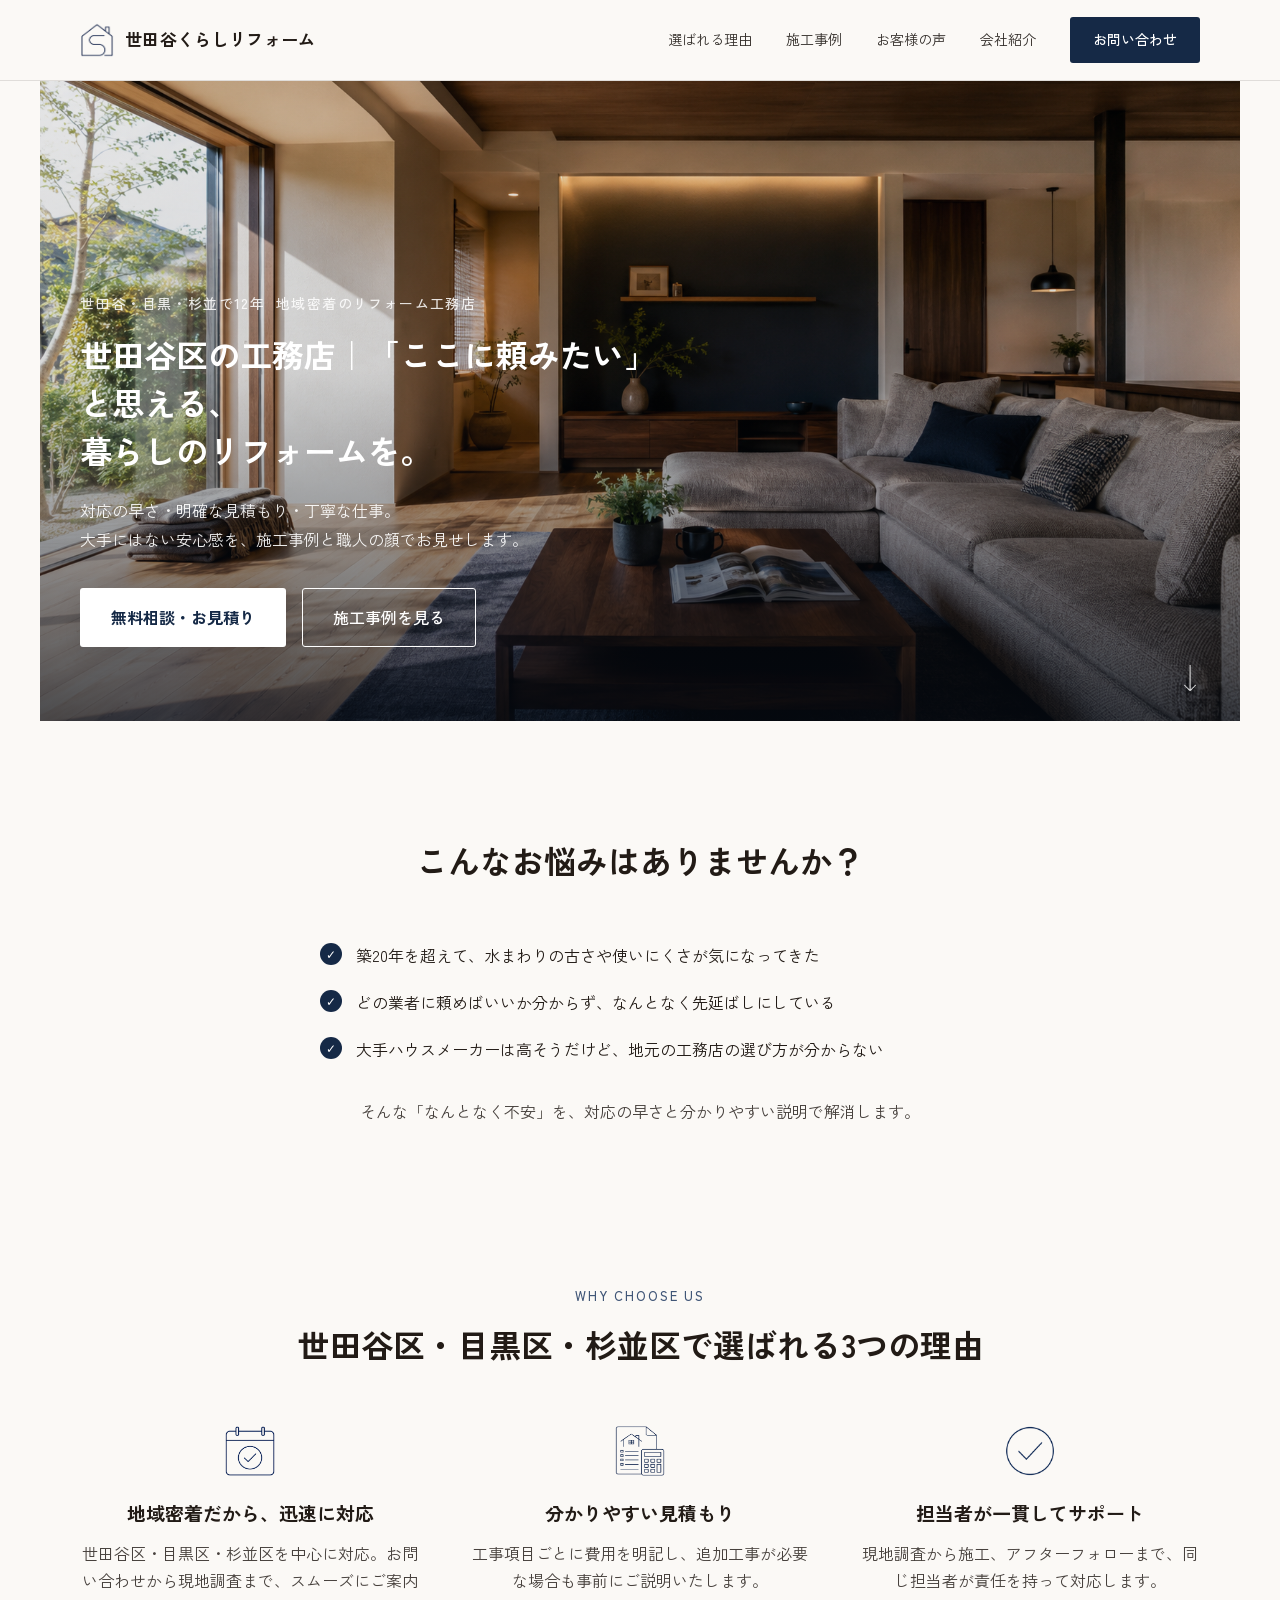
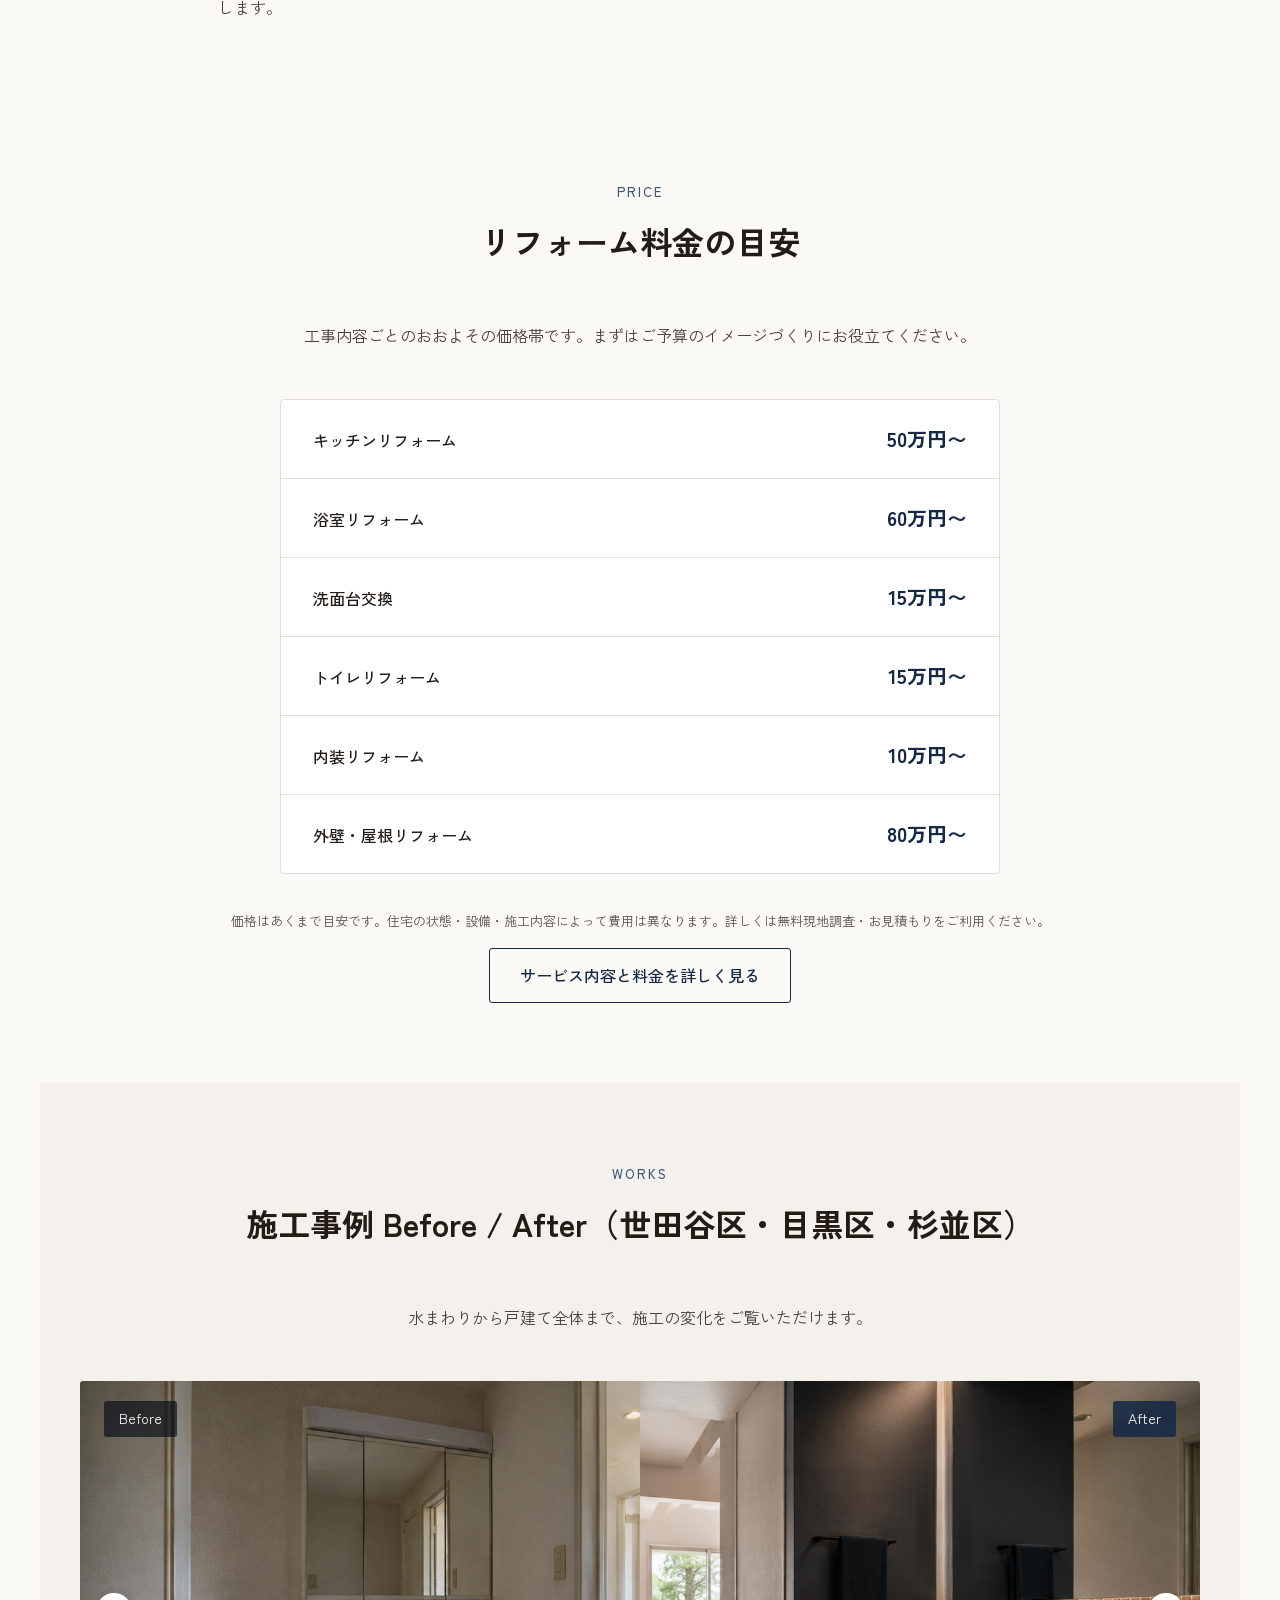
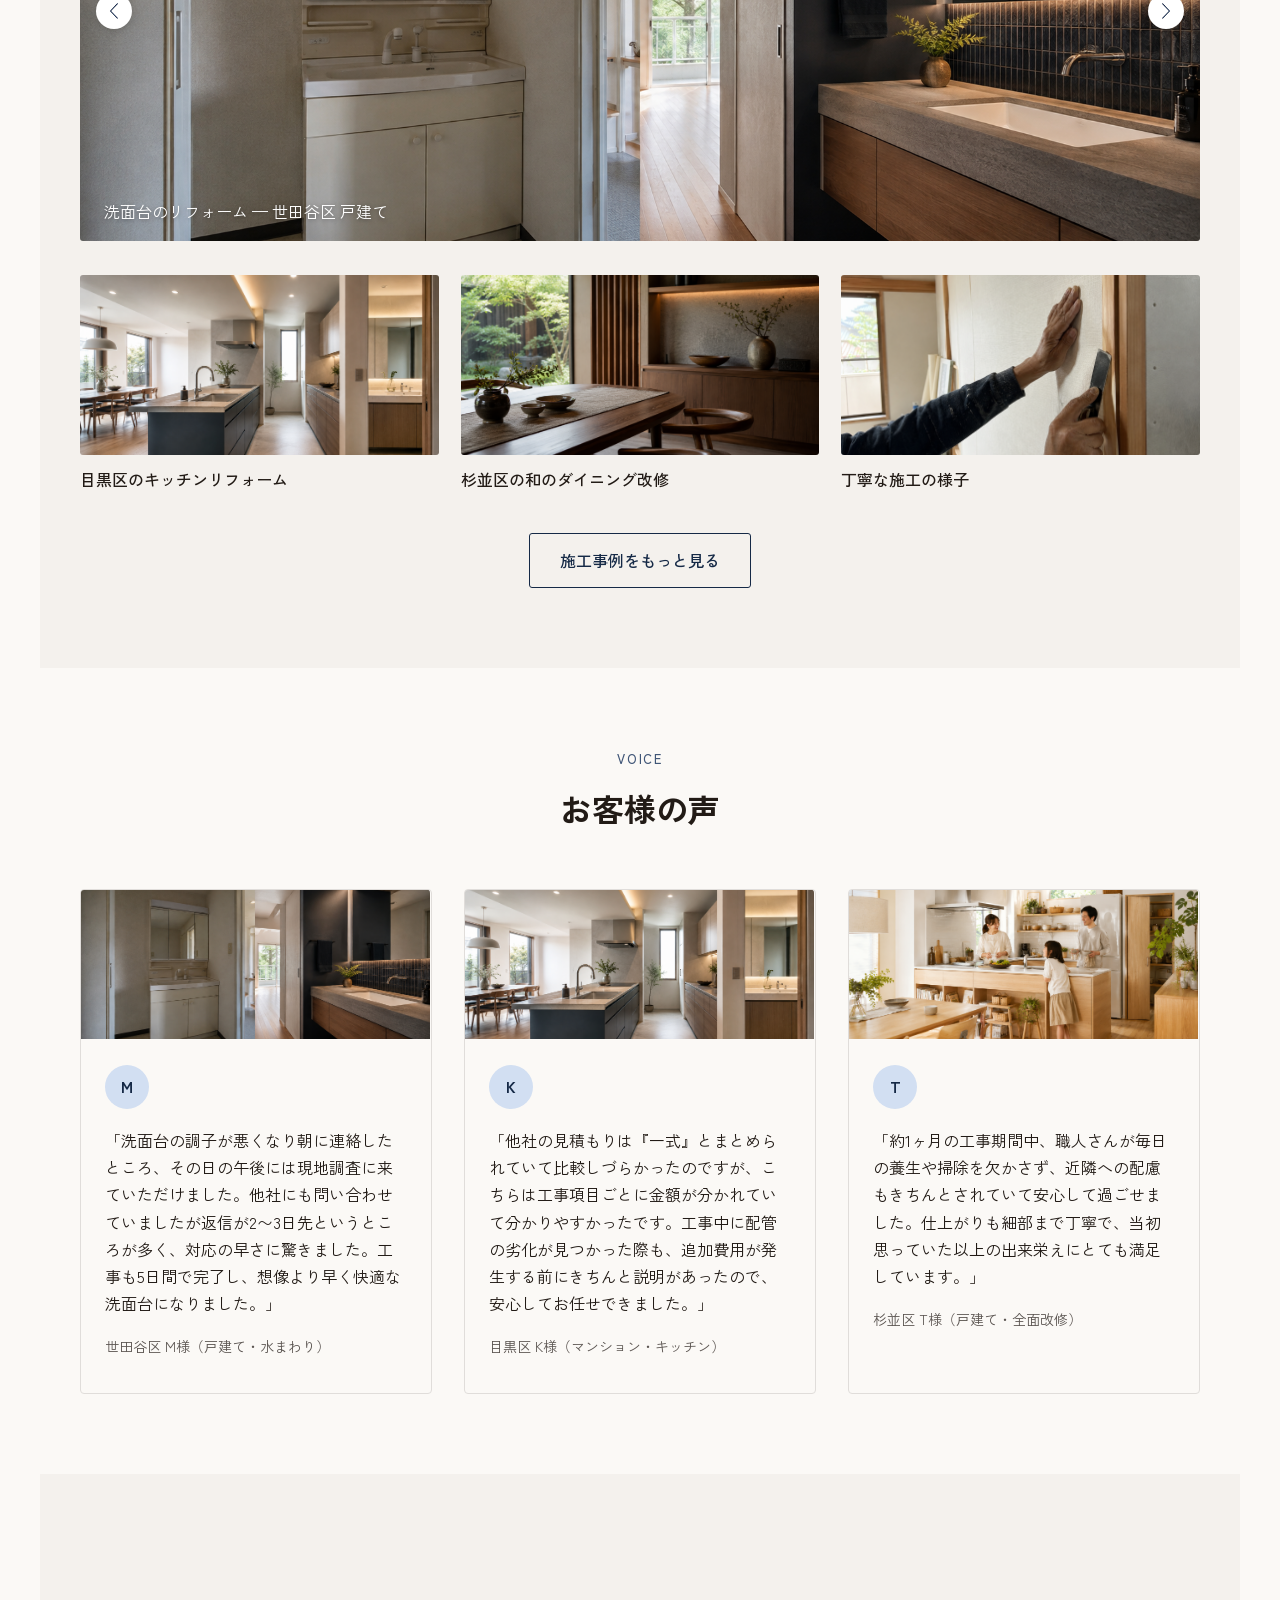
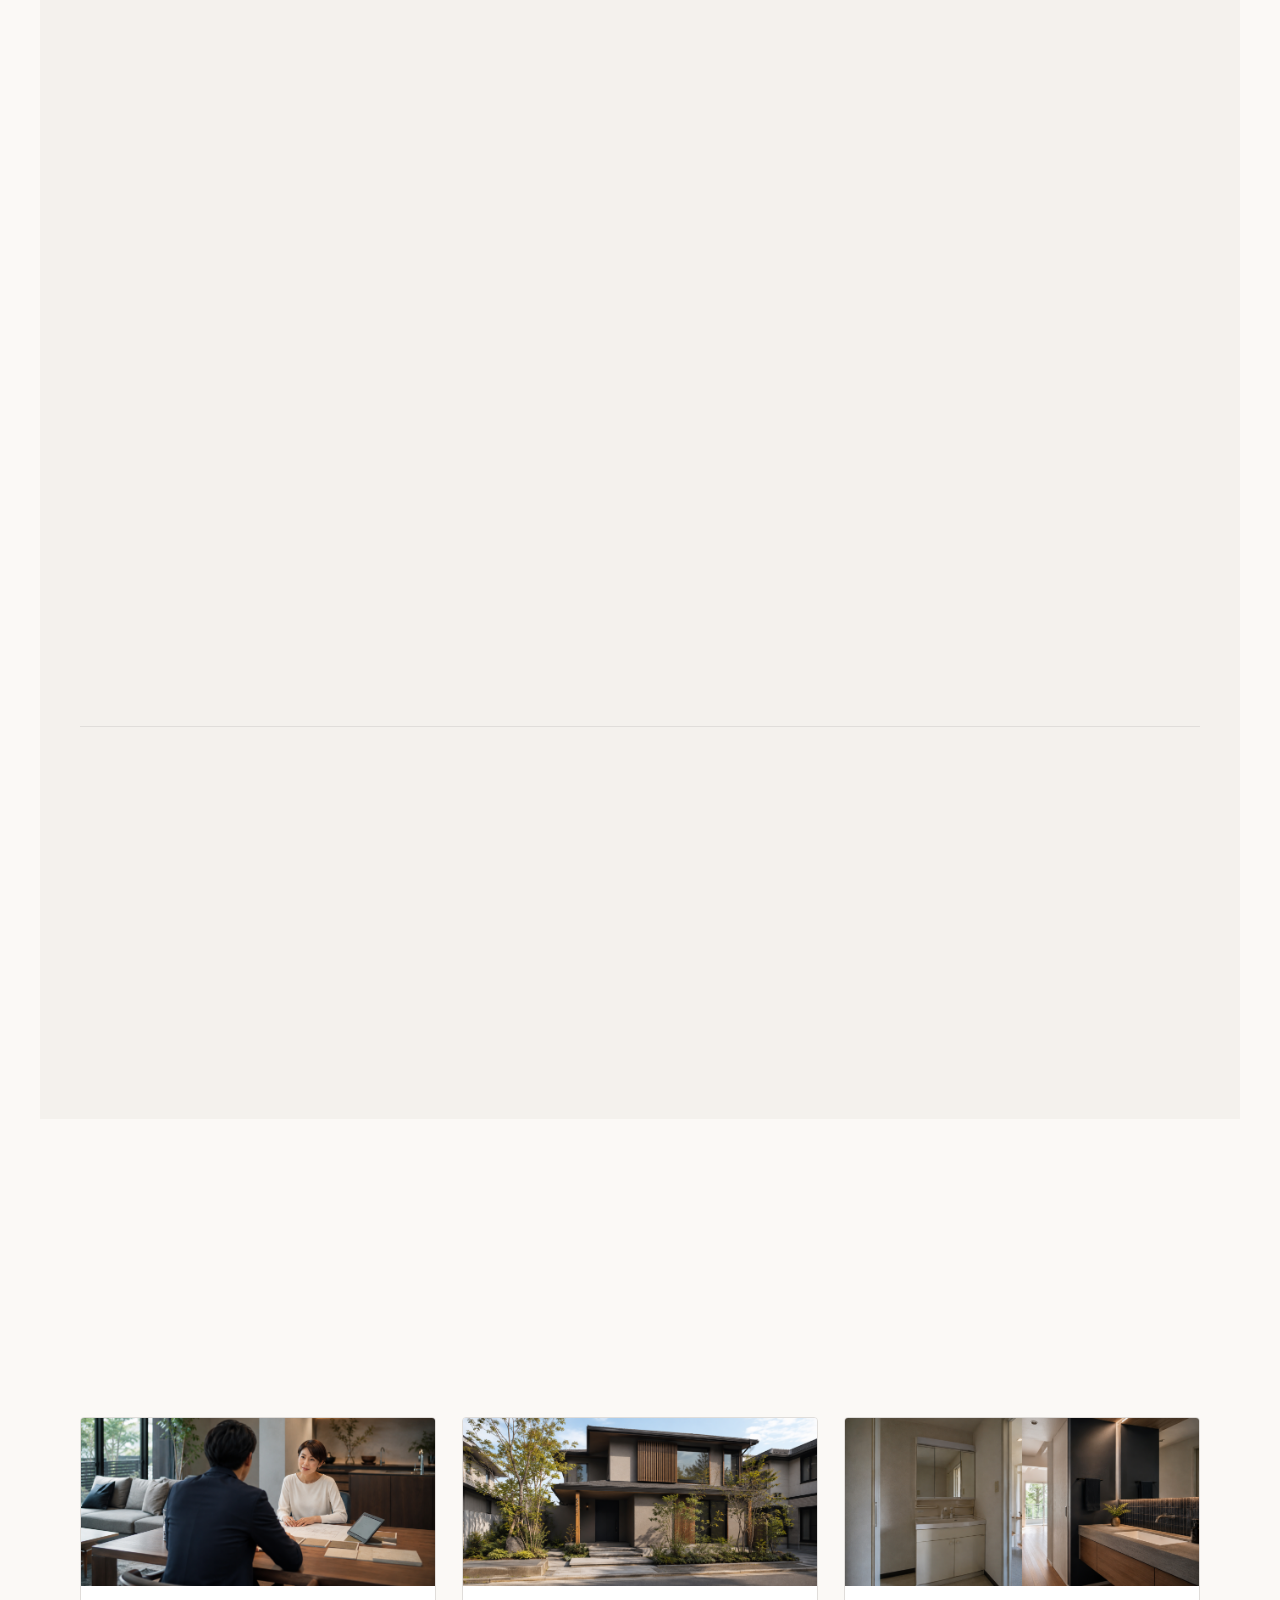
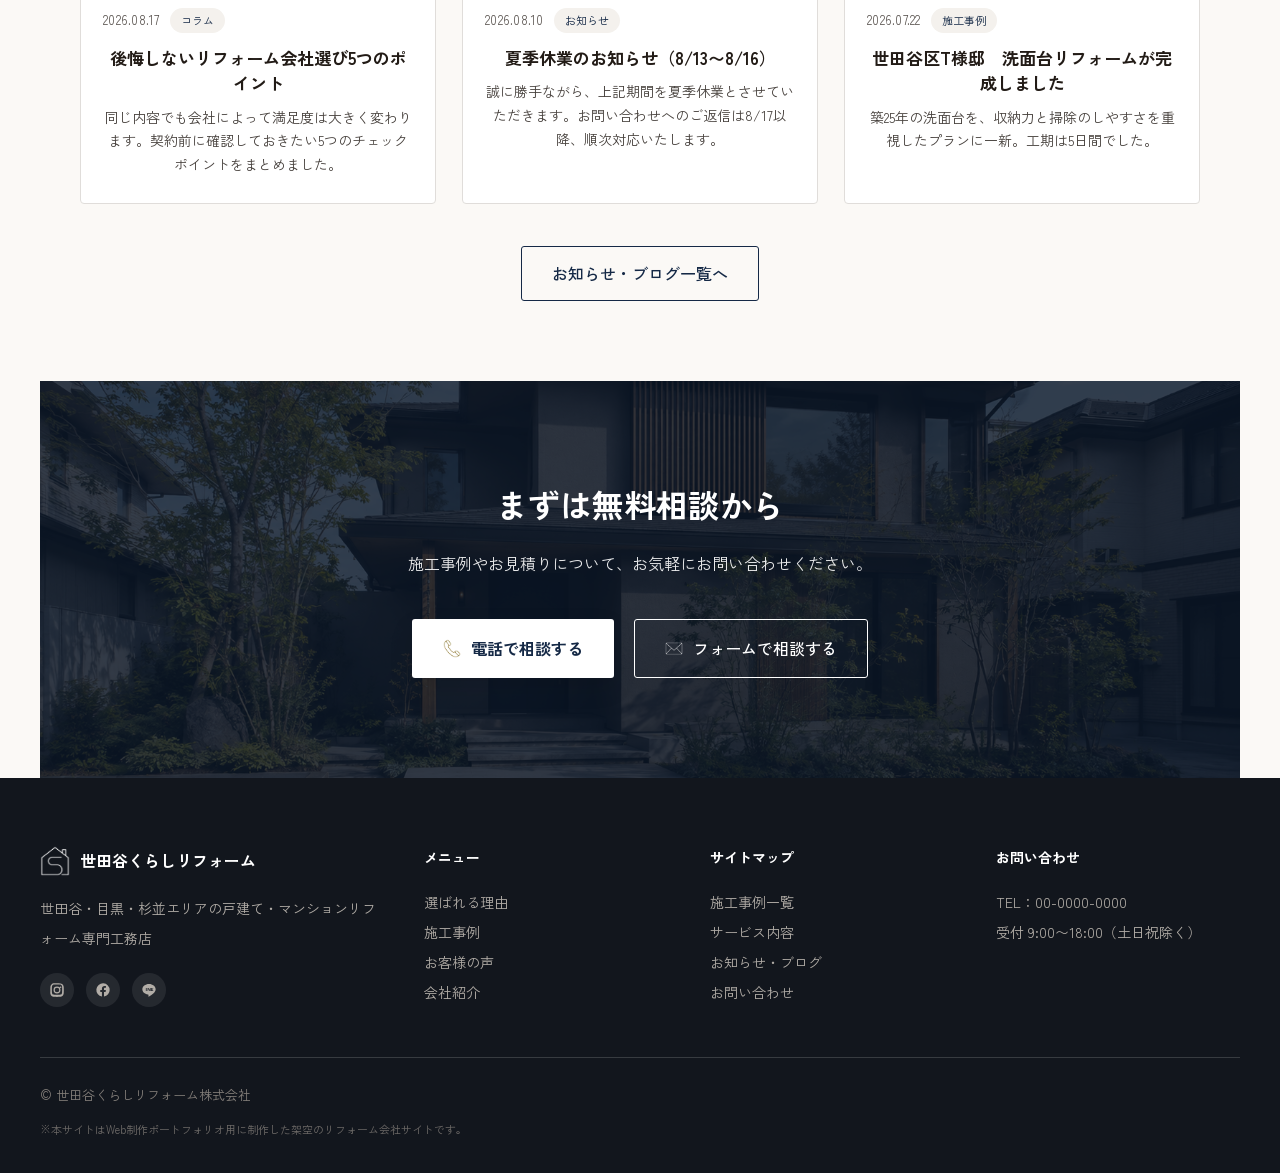
<file: index.html>
<!DOCTYPE html>
<html lang="ja">
<head>
<meta charset="utf-8">
<meta name="viewport" content="width=device-width, initial-scale=1">
<title>世田谷くらしリフォーム｜世田谷・目黒・杉並の地域密着リフォーム工務店</title>
<meta name="description" content="世田谷・目黒・杉並エリアで12年、戸建て・マンションのリフォームを手がける地域密着の工務店。対応の早さ・明確な見積もり・丁寧な仕事で「ここに頼みたい」と思われるリフォームをお届けします。">
<link rel="canonical" href="https://setagaya-kurashi-reform-demo.example/">
<meta property="og:type" content="website">
<meta property="og:title" content="世田谷くらしリフォーム｜世田谷・目黒・杉並の地域密着リフォーム工務店">
<meta property="og:description" content="対応の早さ・明確な見積もり・丁寧な仕事。世田谷・目黒・杉並エリアで12年の地域密着リフォーム工務店。">
<meta property="og:site_name" content="世田谷くらしリフォーム">
<meta property="og:image" content="assets/og-image.png">
<meta property="og:url" content="https://setagaya-kurashi-reform-demo.example/">
<meta property="og:locale" content="ja_JP">
<meta name="twitter:card" content="summary_large_image">
<link rel="icon" href="assets/favicon-32.png" type="image/png">
<link rel="apple-touch-icon" href="assets/apple-touch-icon.png">
<link rel="preconnect" href="https://fonts.googleapis.com">
<link rel="preconnect" href="https://fonts.gstatic.com" crossorigin>
<link href="https://fonts.googleapis.com/css2?family=Zen+Kaku+Gothic+New:wght@400;500;700&display=swap" rel="stylesheet">
<link rel="stylesheet" href="assets/css/style.css">
<!-- Google tag (gtag.js) — デモ用のプレースホルダー測定IDです。本番導入時は実際のGA4測定IDに差し替えてください -->
<script async src="https://www.googletagmanager.com/gtag/js?id=G-XXXXXXXXXX"></script>
<script>
  window.dataLayer = window.dataLayer || [];
  function gtag(){dataLayer.push(arguments);}
  gtag('js', new Date());
  gtag('config', 'G-XXXXXXXXXX');
</script>
</head>
<body>

<!-- ===== ヘッダー ===== -->
<header class="site-header">
  <div class="header-inner">
    <a class="brand" href="index.html" aria-label="世田谷くらしリフォーム トップへ">
      <img src="assets/img/logo.png" alt="" class="brand-logo">
      <span class="brand-name">世田谷くらしリフォーム</span>
    </a>
    <nav class="gnav" aria-label="グローバルナビゲーション">
      <a href="index.html#reasons">選ばれる理由</a>
      <a href="case.html">施工事例</a>
      <a href="index.html#voice">お客様の声</a>
      <a href="index.html#company">会社紹介</a>
      <a class="btn btn-primary btn-sm" href="contact.html">お問い合わせ</a>
    </nav>
    <button type="button" class="menu-toggle" aria-label="メニューを開く" aria-expanded="false">
      <span></span><span></span><span></span>
    </button>
  </div>
</header>

<main>

  <!-- ===== ファーストビュー ===== -->
  <section class="hero">
    <img src="assets/img/hero.png" alt="リフォーム後の温かみのあるリビング" class="hero-img">
    <div class="hero-scrim"></div>
    <div class="hero-inner">
      <p class="eyebrow eyebrow-light">世田谷・目黒・杉並で12年&nbsp;&nbsp;地域密着のリフォーム工務店</p>
      <h1>世田谷区の工務店｜「ここに頼みたい」と思える、<br>暮らしのリフォームを。</h1>
      <p class="hero-lead">対応の早さ・明確な見積もり・丁寧な仕事。<br>大手にはない安心感を、施工事例と職人の顔でお見せします。</p>
      <div class="hero-actions">
        <a href="contact.html" class="btn btn-onlight">無料相談・お見積り</a>
        <a href="#works" class="btn btn-outline-onlight">施工事例を見る</a>
      </div>
    </div>
    <a href="#reasons" class="hero-scroll" aria-label="次のセクションへ">
      <img src="assets/img/icon-arrow-down.png" alt="">
    </a>
  </section>

  <!-- ===== よくあるお悩み ===== -->
  <section class="section section-center">
    <p class="eyebrow reveal">CONCERN</p>
    <h2 class="reveal">こんなお悩みはありませんか？</h2>
    <div class="concern-list reveal reveal-1">
      <div class="concern-item"><span class="concern-check">✓</span>築20年を超えて、水まわりの古さや使いにくさが気になってきた</div>
      <div class="concern-item"><span class="concern-check">✓</span>どの業者に頼めばいいか分からず、なんとなく先延ばしにしている</div>
      <div class="concern-item"><span class="concern-check">✓</span>大手ハウスメーカーは高そうだけど、地元の工務店の選び方が分からない</div>
    </div>
    <p class="concern-lead reveal reveal-2">そんな「なんとなく不安」を、対応の早さと分かりやすい説明で解消します。</p>
  </section>

  <!-- ===== 選ばれる3つの理由 ===== -->
  <section id="reasons" class="section section-center">
    <p class="eyebrow reveal">WHY CHOOSE US</p>
    <h2 class="reveal">世田谷区・目黒区・杉並区で選ばれる3つの理由</h2>
    <div class="reasons-grid">
      <div class="reason-card reveal reveal-1">
        <img src="assets/img/icon-speed.png" alt="" class="reason-icon">
        <h3>地域密着だから、迅速に対応</h3>
        <p>世田谷区・目黒区・杉並区を中心に対応。お問い合わせから現地調査まで、スムーズにご案内します。</p>
      </div>
      <div class="reason-card reveal reveal-2">
        <img src="assets/img/icon-estimate.png" alt="" class="reason-icon">
        <h3>分かりやすい見積もり</h3>
        <p>工事項目ごとに費用を明記し、追加工事が必要な場合も事前にご説明いたします。</p>
      </div>
      <div class="reason-card reveal reveal-3">
        <img src="assets/img/icon-quality.png" alt="" class="reason-icon">
        <h3>担当者が一貫してサポート</h3>
        <p>現地調査から施工、アフターフォローまで、同じ担当者が責任を持って対応します。</p>
      </div>
    </div>
  </section>

  <!-- ===== 料金の目安 ===== -->
  <section id="price" class="section section-center">
    <p class="eyebrow reveal">PRICE</p>
    <h2 class="reveal">リフォーム料金の目安</h2>
    <p class="section-lead reveal">工事内容ごとのおおよその価格帯です。まずはご予算のイメージづくりにお役立てください。</p>
    <div class="price-grid reveal reveal-1">
      <div class="price-row"><span class="price-row-label">キッチンリフォーム</span><span class="price-row-value">50万円〜</span></div>
      <div class="price-row"><span class="price-row-label">浴室リフォーム</span><span class="price-row-value">60万円〜</span></div>
      <div class="price-row"><span class="price-row-label">洗面台交換</span><span class="price-row-value">15万円〜</span></div>
      <div class="price-row"><span class="price-row-label">トイレリフォーム</span><span class="price-row-value">15万円〜</span></div>
      <div class="price-row"><span class="price-row-label">内装リフォーム</span><span class="price-row-value">10万円〜</span></div>
      <div class="price-row"><span class="price-row-label">外壁・屋根リフォーム</span><span class="price-row-value">80万円〜</span></div>
    </div>
    <div class="price-cta reveal reveal-2">
      <p class="price-disclaimer" style="margin-top:0;">価格はあくまで目安です。住宅の状態・設備・施工内容によって費用は異なります。詳しくは無料現地調査・お見積もりをご利用ください。</p>
      <a href="services.html" class="btn btn-outline">サービス内容と料金を詳しく見る</a>
    </div>
  </section>

  <!-- ===== 施工事例 Before/After ===== -->
  <section id="works" class="section section-center section-alt">
    <p class="eyebrow reveal">WORKS</p>
    <h2 class="reveal">施工事例 Before / After（世田谷区・目黒区・杉並区）</h2>
    <p class="section-lead reveal">水まわりから戸建て全体まで、施工の変化をご覧いただけます。</p>

    <div class="compare reveal">
      <img src="assets/img/before-after.png" alt="洗面所のBefore/After施工事例" class="compare-img">
      <span class="compare-tag compare-tag--before">Before</span>
      <span class="compare-tag compare-tag--after">After</span>
      <button type="button" class="compare-nav compare-nav--prev" aria-label="前の事例へ">
        <img src="assets/img/icon-nav-prev.png" alt="">
      </button>
      <button type="button" class="compare-nav compare-nav--next" aria-label="次の事例へ">
        <img src="assets/img/icon-nav-next.png" alt="">
      </button>
      <p class="compare-caption">洗面台のリフォーム — 世田谷区 戸建て</p>
    </div>

    <div class="cases-grid">
      <div class="case-card reveal reveal-1">
        <img src="assets/img/case-kitchen.png" alt="目黒区のキッチンリフォーム施工事例">
        <h3>目黒区のキッチンリフォーム</h3>
      </div>
      <div class="case-card reveal reveal-2">
        <img src="assets/img/case-dining.png" alt="杉並区の和室リフォーム施工事例">
        <h3>杉並区の和のダイニング改修</h3>
      </div>
      <div class="case-card reveal reveal-3">
        <img src="assets/img/case-wallcloth.png" alt="目黒区の全面改修 施工中の職人の様子">
        <h3>丁寧な施工の様子</h3>
      </div>
    </div>

    <div class="section-cta reveal">
      <a href="case.html" class="btn btn-outline">施工事例をもっと見る</a>
    </div>
  </section>

  <!-- ===== お客様の声 ===== -->
  <section id="voice" class="section section-center">
    <p class="eyebrow reveal">VOICE</p>
    <h2 class="reveal">お客様の声</h2>
    <div class="voice-grid">
      <blockquote class="voice-card reveal reveal-1">
        <img src="assets/img/before-after.png" alt="世田谷区M様邸の施工の様子" class="voice-photo">
        <div class="voice-card-body">
          <span class="voice-avatar">M</span>
          <p class="voice-text">「洗面台の調子が悪くなり朝に連絡したところ、その日の午後には現地調査に来ていただけました。他社にも問い合わせていましたが返信が2〜3日先というところが多く、対応の早さに驚きました。工事も5日間で完了し、想像より早く快適な洗面台になりました。」</p>
          <footer class="voice-author">世田谷区 M様（戸建て・水まわり）</footer>
        </div>
      </blockquote>
      <blockquote class="voice-card reveal reveal-2">
        <img src="assets/img/case-kitchen.png" alt="目黒区でのキッチンリフォーム施工の様子" class="voice-photo">
        <div class="voice-card-body">
          <span class="voice-avatar">K</span>
          <p class="voice-text">「他社の見積もりは『一式』とまとめられていて比較しづらかったのですが、こちらは工事項目ごとに金額が分かれていて分かりやすかったです。工事中に配管の劣化が見つかった際も、追加費用が発生する前にきちんと説明があったので、安心してお任せできました。」</p>
          <footer class="voice-author">目黒区 K様（マンション・キッチン）</footer>
        </div>
      </blockquote>
      <blockquote class="voice-card reveal reveal-3">
        <img src="assets/img/company-family.png" alt="杉並区T様邸の施工の様子" class="voice-photo">
        <div class="voice-card-body">
          <span class="voice-avatar">T</span>
          <p class="voice-text">「約1ヶ月の工事期間中、職人さんが毎日の養生や掃除を欠かさず、近隣への配慮もきちんとされていて安心して過ごせました。仕上がりも細部まで丁寧で、当初思っていた以上の出来栄えにとても満足しています。」</p>
          <footer class="voice-author">杉並区 T様（戸建て・全面改修）</footer>
        </div>
      </blockquote>
    </div>
  </section>

  <!-- ===== 会社紹介・代表挨拶 ===== -->
  <section id="company" class="section section-alt">
    <p class="eyebrow eyebrow-center reveal">ABOUT US</p>
    <h2 class="h2-center reveal">会社紹介・代表挨拶</h2>
    <div class="company-grid">
      <div class="company-media reveal">
        <img src="assets/img/company-consult.png" alt="代表とお客様の打ち合わせ風景" class="company-img-main">
        <img src="assets/img/company-family.png" alt="リフォーム後の暮らしの様子" class="company-img-sub">
      </div>
      <div class="company-copy reveal reveal-1">
        <p>「近所の工務店に頼みたいのに、見つからない。」<br>そんな声をなくしたいという思いから、世田谷・目黒・杉並エリアで12年、戸建て・マンションのリフォームに携わってきました。</p>
        <p>価格の安さではなく、対応の早さと丁寧な仕事で選ばれる工務店でありたい。お客様の暮らしに寄り添い、最後まで責任を持って施工いたします。</p>
        <p class="company-signature">代表取締役　田中 大輔</p>
      </div>
    </div>

    <div class="trust-grid">
      <div class="trust-item reveal reveal-1">
        <img src="assets/img/icon-estimate.png" alt="" class="trust-icon">
        <h3>現地調査・見積もり無料</h3>
        <p>ご相談から現地調査、お見積りまで費用はいただきません。</p>
      </div>
      <div class="trust-item reveal reveal-2">
        <div class="trust-badge">12<span style="font-size:10px;">年</span></div>
        <h3>地域密着12年</h3>
        <p>世田谷・目黒・杉並エリアで積み重ねてきた実績と信頼です。</p>
      </div>
      <div class="trust-item reveal reveal-3">
        <img src="assets/img/icon-quality.png" alt="" class="trust-icon">
        <h3>アフターフォロー</h3>
        <p>施工後のお困りごとにも、担当者が引き続き対応いたします。</p>
      </div>
      <div class="trust-item reveal reveal-1">
        <div class="trust-badge">✓</div>
        <h3>明確な見積もり</h3>
        <p>工事項目ごとの内訳をご提示し、追加費用の不安を減らします。</p>
      </div>
    </div>

    <div class="company-facts">
      <p class="company-facts-title reveal">会社概要</p>
      <div class="company-facts-grid reveal reveal-1">
        <div>
          <div class="fact-row"><span class="fact-label">会社名</span><span class="fact-value">世田谷くらしリフォーム株式会社</span></div>
          <div class="fact-row"><span class="fact-label">代表者</span><span class="fact-value">代表取締役　田中 大輔</span></div>
          <div class="fact-row"><span class="fact-label">所在地</span><span class="fact-value">東京都世田谷区（詳細はお問い合わせ時にご案内）</span></div>
          <div class="fact-row"><span class="fact-label">創業</span><span class="fact-value">2014年</span></div>
        </div>
        <div>
          <div class="fact-row"><span class="fact-label">営業時間</span><span class="fact-value">9:00〜18:00</span></div>
          <div class="fact-row"><span class="fact-label">定休日</span><span class="fact-value">土日祝</span></div>
          <div class="fact-row"><span class="fact-label">対応エリア</span><span class="fact-value">世田谷区・目黒区・杉並区</span></div>
          <div class="fact-row"><span class="fact-label">事業内容</span><span class="fact-value">戸建て・マンションのリフォーム工事</span></div>
        </div>
      </div>
    </div>
  </section>

  <!-- ===== お知らせ・ブログ ===== -->
  <section id="blog" class="section section-center">
    <p class="eyebrow reveal">NEWS</p>
    <h2 class="reveal">お知らせ・ブログ</h2>
    <p class="section-lead reveal">施工実績のご紹介や、リフォームに役立つ情報をお届けします。</p>
    <div class="blog-grid" data-wp-list data-limit="3" data-prerendered="true">
      <a class="blog-card reveal reveal-1" href="post.html?slug=reform-company-selection-5-points">
        <div class="blog-card-thumb"><img src="assets/img/company-consult.png" alt="" loading="lazy"></div>
        <div class="blog-card-body">
          <div class="blog-meta"><span class="blog-date">2026.08.17</span><span class="blog-category">コラム</span></div>
          <h3>後悔しないリフォーム会社選び5つのポイント</h3>
          <p>同じ内容でも会社によって満足度は大きく変わります。契約前に確認しておきたい5つのチェックポイントをまとめました。</p>
        </div>
      </a>
      <a class="blog-card reveal reveal-2" href="post.html?slug=summer-holiday-2026">
        <div class="blog-card-thumb"><img src="assets/img/cta-exterior.png" alt="" loading="lazy"></div>
        <div class="blog-card-body">
          <div class="blog-meta"><span class="blog-date">2026.08.10</span><span class="blog-category">お知らせ</span></div>
          <h3>夏季休業のお知らせ（8/13〜8/16）</h3>
          <p>誠に勝手ながら、上記期間を夏季休業とさせていただきます。お問い合わせへのご返信は8/17以降、順次対応いたします。</p>
        </div>
      </a>
      <a class="blog-card reveal reveal-3" href="post.html?slug=setagaya-washbasin-case">
        <div class="blog-card-thumb"><img src="assets/img/before-after.png" alt="" loading="lazy"></div>
        <div class="blog-card-body">
          <div class="blog-meta"><span class="blog-date">2026.07.22</span><span class="blog-category">施工事例</span></div>
          <h3>世田谷区T様邸　洗面台リフォームが完成しました</h3>
          <p>築25年の洗面台を、収納力と掃除のしやすさを重視したプランに一新。工期は5日間でした。</p>
        </div>
      </a>
    </div>
    <div class="section-cta reveal">
      <a href="blog.html" class="btn btn-outline">お知らせ・ブログ一覧へ</a>
    </div>
  </section>

  <!-- ===== お問い合わせCTA ===== -->
  <section id="contact-cta" class="cta">
    <img src="assets/img/cta-exterior.png" alt="施工実績のある住まいの外観" class="cta-img">
    <div class="cta-scrim"></div>
    <div class="cta-inner reveal">
      <h2>まずは無料相談から</h2>
      <p>施工事例やお見積りについて、お気軽にお問い合わせください。</p>
      <div class="cta-actions">
        <a href="tel:0000000000" class="btn btn-onlight">
          <img src="assets/img/icon-phone.png" alt="" class="btn-icon btn-icon--tint">電話で相談する
        </a>
        <a href="contact.html" class="btn btn-outline-onlight">
          <img src="assets/img/icon-mail.png" alt="" class="btn-icon btn-icon--white">フォームで相談する
        </a>
      </div>
    </div>
  </section>

</main>

<!-- ===== フッター ===== -->
<footer class="site-footer">
  <div class="footer-inner">
    <div class="footer-col footer-col--brand">
      <div class="footer-brand">
        <img src="assets/img/logo.png" alt="" class="footer-logo">
        <span>世田谷くらしリフォーム</span>
      </div>
      <p>世田谷・目黒・杉並エリアの戸建て・マンションリフォーム専門工務店</p>
      <div class="footer-social">
        <a href="#" aria-label="Instagram"><svg viewBox="0 0 24 24"><path d="M12 2c2.7 0 3.1 0 4.1.1 1.1 0 1.8.2 2.5.5.7.3 1.2.6 1.8 1.2.6.6.9 1.1 1.2 1.8.3.7.5 1.4.5 2.5.1 1 .1 1.4.1 4.1s0 3.1-.1 4.1c0 1.1-.2 1.8-.5 2.5-.3.7-.6 1.2-1.2 1.8-.6.6-1.1.9-1.8 1.2-.7.3-1.4.5-2.5.5-1 .1-1.4.1-4.1.1s-3.1 0-4.1-.1c-1.1 0-1.8-.2-2.5-.5-.7-.3-1.2-.6-1.8-1.2-.6-.6-.9-1.1-1.2-1.8-.3-.7-.5-1.4-.5-2.5C2 15.1 2 14.7 2 12s0-3.1.1-4.1c0-1.1.2-1.8.5-2.5.3-.7.6-1.2 1.2-1.8.6-.6 1.1-.9 1.8-1.2.7-.3 1.4-.5 2.5-.5C8.9 2 9.3 2 12 2zm0 1.8c-2.6 0-3 0-4 .1-.9 0-1.4.2-1.7.3-.4.2-.7.3-1 .6-.3.3-.5.6-.6 1-.1.3-.3.8-.3 1.7-.1 1-.1 1.3-.1 4s0 3 .1 4c0 .9.2 1.4.3 1.7.2.4.3.7.6 1 .3.3.6.5 1 .6.3.1.8.3 1.7.3 1 .1 1.3.1 4 .1s3 0 4-.1c.9 0 1.4-.2 1.7-.3.4-.2.7-.3 1-.6.3-.3.5-.6.6-1 .1-.3.3-.8.3-1.7.1-1 .1-1.3.1-4s0-3-.1-4c0-.9-.2-1.4-.3-1.7-.2-.4-.3-.7-.6-1-.3-.3-.6-.5-1-.6-.3-.1-.8-.3-1.7-.3-1-.1-1.3-.1-4-.1zm0 3a5.2 5.2 0 1 1 0 10.4A5.2 5.2 0 0 1 12 6.8zm0 1.8a3.4 3.4 0 1 0 0 6.8 3.4 3.4 0 0 0 0-6.8zm5.4-2a1.2 1.2 0 1 1 0 2.4 1.2 1.2 0 0 1 0-2.4z"/></svg></a>
        <a href="#" aria-label="Facebook"><svg viewBox="0 0 24 24"><path d="M22 12a10 10 0 1 0-11.6 9.9v-7H7.9V12h2.5V9.8c0-2.5 1.5-3.9 3.8-3.9 1.1 0 2.2.2 2.2.2v2.4h-1.3c-1.2 0-1.6.8-1.6 1.6V12h2.8l-.4 2.9h-2.4v7A10 10 0 0 0 22 12z"/></svg></a>
        <a href="#" aria-label="LINE"><svg viewBox="0 0 24 24"><path d="M12 3C6.5 3 2 6.6 2 11c0 3.9 3.5 7.2 8.3 7.9.3.1.8.2.9.5.1.3.1.7 0 1l-.1.9c0 .3-.2 1 .9.6 1.1-.4 5.9-3.5 8-6C21.4 13.7 22 12.4 22 11c0-4.4-4.5-8-10-8zm-4.7 5.9h1.2v4.6H7.3V8.9zm2.6 0h1.2l2.2 3v-3h1.1v4.6H13l-2.2-3v3H9.9V8.9zm5.4 0h3v1H16v.8h1.9v1H16v.8h2.3v1h-3.4V8.9z"/></svg></a>
      </div>
    </div>
    <div class="footer-col">
      <p class="footer-heading">メニュー</p>
      <p><a href="index.html#reasons">選ばれる理由</a><br><a href="case.html">施工事例</a><br><a href="index.html#voice">お客様の声</a><br><a href="index.html#company">会社紹介</a></p>
    </div>
    <div class="footer-col">
      <p class="footer-heading">サイトマップ</p>
      <p><a href="case.html">施工事例一覧</a><br><a href="services.html">サービス内容</a><br><a href="blog.html">お知らせ・ブログ</a><br><a href="contact.html">お問い合わせ</a></p>
    </div>
    <div class="footer-col">
      <p class="footer-heading">お問い合わせ</p>
      <p>TEL：00-0000-0000<br>受付 9:00〜18:00（土日祝除く）</p>
    </div>
  </div>
  <div class="footer-bottom">© 世田谷くらしリフォーム株式会社</div>
  <p class="demo-note">※本サイトはWeb制作ポートフォリオ用に制作した架空のリフォーム会社サイトです。</p>
</footer>

<div class="mobile-fixed-cta">
  <a href="tel:0000000000" class="btn btn-onlight">
    <img src="assets/img/icon-phone.png" alt="" class="btn-icon btn-icon--tint">電話で相談
  </a>
  <a href="contact.html" class="btn btn-primary">無料相談・見積もり</a>
</div>

<script src="assets/js/wp-config.js"></script>
<script src="assets/js/blog.js"></script>
<script src="assets/js/main.js"></script>
</body>
</html>
</file>
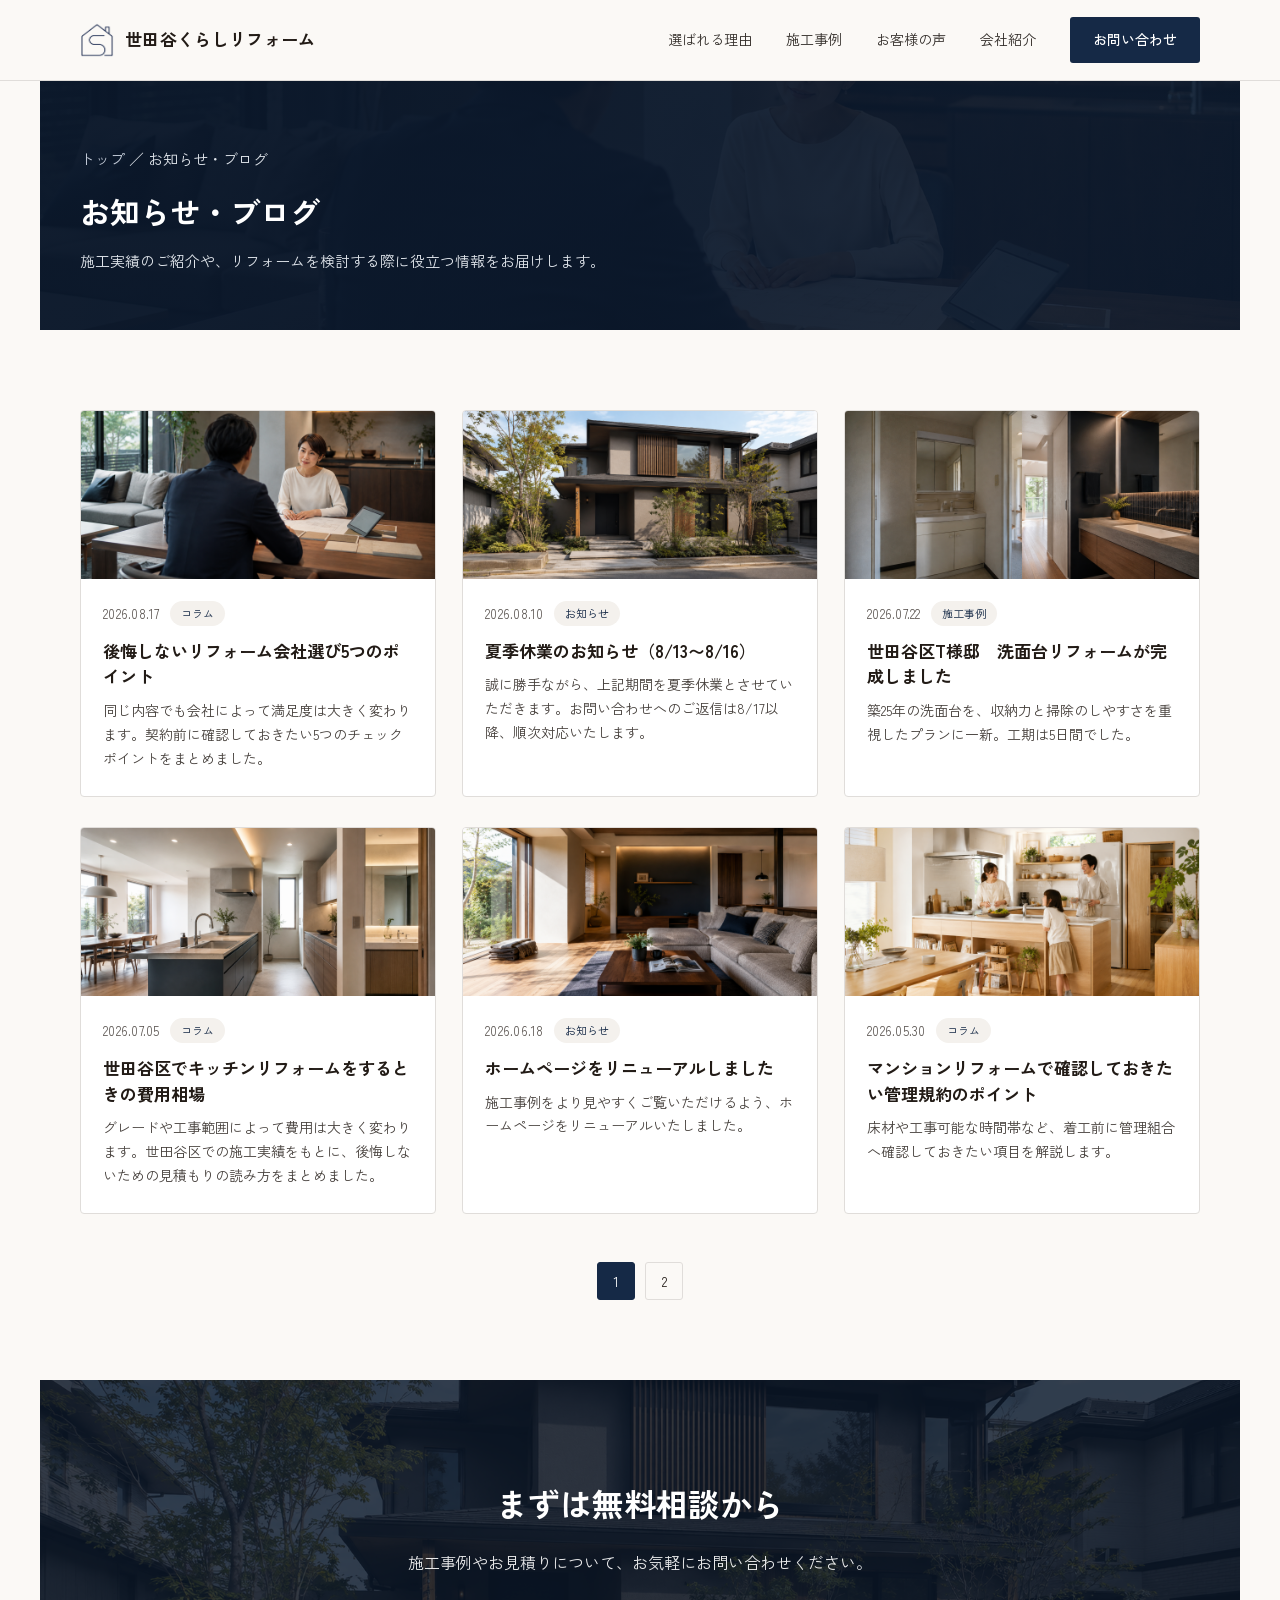
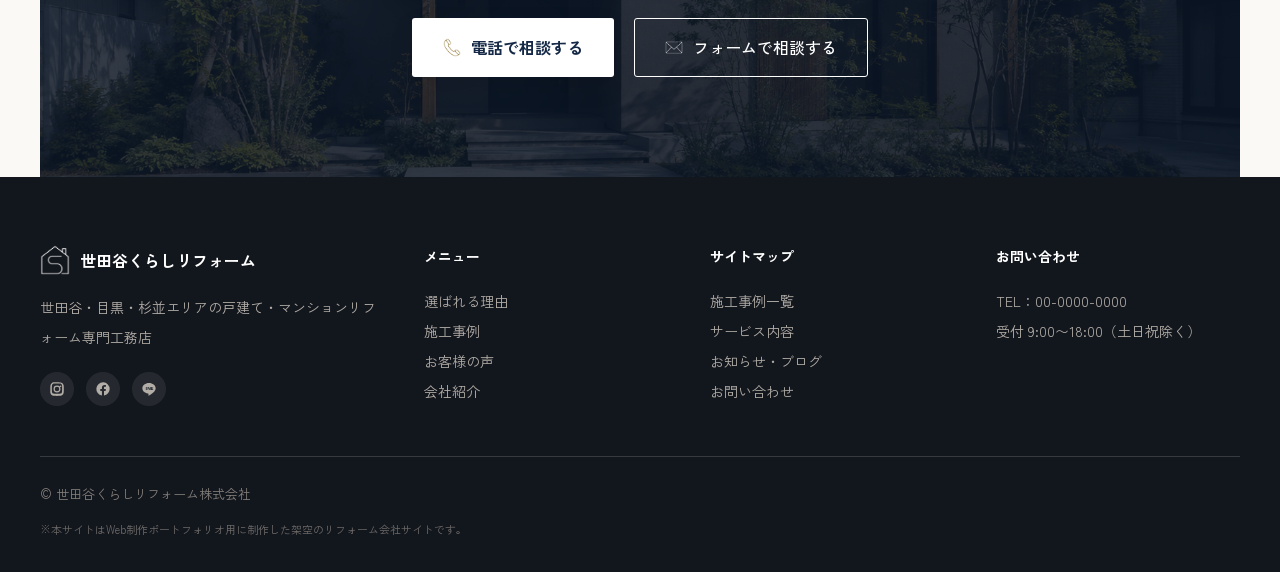
<file: blog.html>
<!DOCTYPE html>
<html lang="ja">
<head>
<meta charset="utf-8">
<meta name="viewport" content="width=device-width, initial-scale=1">
<title>お知らせ・ブログ｜世田谷くらしリフォーム</title>
<meta name="description" content="世田谷くらしリフォームからのお知らせと、リフォームに役立つコラムを掲載しています。">
<link rel="canonical" href="https://setagaya-kurashi-reform-demo.example/blog.html">
<meta property="og:type" content="website">
<meta property="og:title" content="お知らせ・ブログ｜世田谷くらしリフォーム">
<meta property="og:description" content="施工実績のご紹介やリフォームに役立つコラムなど、最新情報をお届けします。">
<meta property="og:site_name" content="世田谷くらしリフォーム">
<meta property="og:image" content="assets/og-image.png">
<meta property="og:url" content="https://setagaya-kurashi-reform-demo.example/blog.html">
<meta property="og:locale" content="ja_JP">
<meta name="twitter:card" content="summary_large_image">
<link rel="icon" href="assets/favicon-32.png" type="image/png">
<link rel="apple-touch-icon" href="assets/apple-touch-icon.png">
<link rel="preconnect" href="https://fonts.googleapis.com">
<link rel="preconnect" href="https://fonts.gstatic.com" crossorigin>
<link href="https://fonts.googleapis.com/css2?family=Zen+Kaku+Gothic+New:wght@400;500;700&display=swap" rel="stylesheet">
<link rel="stylesheet" href="assets/css/style.css">
<!-- Google tag (gtag.js) — デモ用のプレースホルダー測定IDです。本番導入時は実際のGA4測定IDに差し替えてください -->
<script async src="https://www.googletagmanager.com/gtag/js?id=G-XXXXXXXXXX"></script>
<script>
  window.dataLayer = window.dataLayer || [];
  function gtag(){dataLayer.push(arguments);}
  gtag('js', new Date());
  gtag('config', 'G-XXXXXXXXXX');
</script>
</head>
<body>

<header class="site-header">
  <div class="header-inner">
    <a class="brand" href="index.html" aria-label="世田谷くらしリフォーム トップへ">
      <img src="assets/img/logo.png" alt="" class="brand-logo">
      <span class="brand-name">世田谷くらしリフォーム</span>
    </a>
    <nav class="gnav" aria-label="グローバルナビゲーション">
      <a href="index.html#reasons">選ばれる理由</a>
      <a href="case.html">施工事例</a>
      <a href="index.html#voice">お客様の声</a>
      <a href="index.html#company">会社紹介</a>
      <a class="btn btn-primary btn-sm" href="contact.html">お問い合わせ</a>
    </nav>
    <button type="button" class="menu-toggle" aria-label="メニューを開く" aria-expanded="false">
      <span></span><span></span><span></span>
    </button>
  </div>
</header>

<main>

  <section class="page-header">
    <img src="assets/img/company-consult.png" alt="" class="page-header-img">
    <div class="page-header-scrim"></div>
    <div class="page-header-inner">
      <p class="breadcrumb"><a href="index.html">トップ</a> ／ お知らせ・ブログ</p>
      <h1>お知らせ・ブログ</h1>
      <p>施工実績のご紹介や、リフォームを検討する際に役立つ情報をお届けします。</p>
    </div>
  </section>

  <section class="section">
    <div class="blog-grid" data-wp-list data-prerendered="true">
      <a class="blog-card reveal reveal-1" href="post.html?slug=reform-company-selection-5-points">
        <div class="blog-card-thumb"><img src="assets/img/company-consult.png" alt="" loading="lazy"></div>
        <div class="blog-card-body">
          <div class="blog-meta"><span class="blog-date">2026.08.17</span><span class="blog-category">コラム</span></div>
          <h3>後悔しないリフォーム会社選び5つのポイント</h3>
          <p>同じ内容でも会社によって満足度は大きく変わります。契約前に確認しておきたい5つのチェックポイントをまとめました。</p>
        </div>
      </a>
      <a class="blog-card reveal reveal-2" href="post.html?slug=summer-holiday-2026">
        <div class="blog-card-thumb"><img src="assets/img/cta-exterior.png" alt="" loading="lazy"></div>
        <div class="blog-card-body">
          <div class="blog-meta"><span class="blog-date">2026.08.10</span><span class="blog-category">お知らせ</span></div>
          <h3>夏季休業のお知らせ（8/13〜8/16）</h3>
          <p>誠に勝手ながら、上記期間を夏季休業とさせていただきます。お問い合わせへのご返信は8/17以降、順次対応いたします。</p>
        </div>
      </a>
      <a class="blog-card reveal reveal-3" href="post.html?slug=setagaya-washbasin-case">
        <div class="blog-card-thumb"><img src="assets/img/before-after.png" alt="" loading="lazy"></div>
        <div class="blog-card-body">
          <div class="blog-meta"><span class="blog-date">2026.07.22</span><span class="blog-category">施工事例</span></div>
          <h3>世田谷区T様邸　洗面台リフォームが完成しました</h3>
          <p>築25年の洗面台を、収納力と掃除のしやすさを重視したプランに一新。工期は5日間でした。</p>
        </div>
      </a>
      <a class="blog-card reveal reveal-1" href="post.html?slug=setagaya-kitchen-reform-cost">
        <div class="blog-card-thumb"><img src="assets/img/case-kitchen.png" alt="" loading="lazy"></div>
        <div class="blog-card-body">
          <div class="blog-meta"><span class="blog-date">2026.07.05</span><span class="blog-category">コラム</span></div>
          <h3>世田谷区でキッチンリフォームをするときの費用相場</h3>
          <p>グレードや工事範囲によって費用は大きく変わります。世田谷区での施工実績をもとに、後悔しないための見積もりの読み方をまとめました。</p>
        </div>
      </a>
      <a class="blog-card reveal reveal-2" href="post.html?slug=website-renewal">
        <div class="blog-card-thumb"><img src="assets/img/hero.png" alt="" loading="lazy"></div>
        <div class="blog-card-body">
          <div class="blog-meta"><span class="blog-date">2026.06.18</span><span class="blog-category">お知らせ</span></div>
          <h3>ホームページをリニューアルしました</h3>
          <p>施工事例をより見やすくご覧いただけるよう、ホームページをリニューアルいたしました。</p>
        </div>
      </a>
      <a class="blog-card reveal reveal-3" href="post.html?slug=mansion-kanri-kiyaku">
        <div class="blog-card-thumb"><img src="assets/img/company-family.png" alt="" loading="lazy"></div>
        <div class="blog-card-body">
          <div class="blog-meta"><span class="blog-date">2026.05.30</span><span class="blog-category">コラム</span></div>
          <h3>マンションリフォームで確認しておきたい管理規約のポイント</h3>
          <p>床材や工事可能な時間帯など、着工前に管理組合へ確認しておきたい項目を解説します。</p>
        </div>
      </a>
    </div>
    <nav class="blog-pagination" data-wp-pagination aria-label="記事一覧のページ送り">
      <span class="page-link is-current">1</span>
      <a class="page-link" href="blog.html?page=2">2</a>
    </nav>
  </section>

  <section class="cta">
    <img src="assets/img/cta-exterior.png" alt="施工実績のある住まいの外観" class="cta-img">
    <div class="cta-scrim"></div>
    <div class="cta-inner reveal">
      <h2>まずは無料相談から</h2>
      <p>施工事例やお見積りについて、お気軽にお問い合わせください。</p>
      <div class="cta-actions">
        <a href="tel:0000000000" class="btn btn-onlight">
          <img src="assets/img/icon-phone.png" alt="" class="btn-icon btn-icon--tint">電話で相談する
        </a>
        <a href="contact.html" class="btn btn-outline-onlight">
          <img src="assets/img/icon-mail.png" alt="" class="btn-icon btn-icon--white">フォームで相談する
        </a>
      </div>
    </div>
  </section>

</main>

<footer class="site-footer">
  <div class="footer-inner">
    <div class="footer-col footer-col--brand">
      <div class="footer-brand">
        <img src="assets/img/logo.png" alt="" class="footer-logo">
        <span>世田谷くらしリフォーム</span>
      </div>
      <p>世田谷・目黒・杉並エリアの戸建て・マンションリフォーム専門工務店</p>
      <div class="footer-social">
        <a href="#" aria-label="Instagram"><svg viewBox="0 0 24 24"><path d="M12 2c2.7 0 3.1 0 4.1.1 1.1 0 1.8.2 2.5.5.7.3 1.2.6 1.8 1.2.6.6.9 1.1 1.2 1.8.3.7.5 1.4.5 2.5.1 1 .1 1.4.1 4.1s0 3.1-.1 4.1c0 1.1-.2 1.8-.5 2.5-.3.7-.6 1.2-1.2 1.8-.6.6-1.1.9-1.8 1.2-.7.3-1.4.5-2.5.5-1 .1-1.4.1-4.1.1s-3.1 0-4.1-.1c-1.1 0-1.8-.2-2.5-.5-.7-.3-1.2-.6-1.8-1.2-.6-.6-.9-1.1-1.2-1.8-.3-.7-.5-1.4-.5-2.5C2 15.1 2 14.7 2 12s0-3.1.1-4.1c0-1.1.2-1.8.5-2.5.3-.7.6-1.2 1.2-1.8.6-.6 1.1-.9 1.8-1.2.7-.3 1.4-.5 2.5-.5C8.9 2 9.3 2 12 2zm0 1.8c-2.6 0-3 0-4 .1-.9 0-1.4.2-1.7.3-.4.2-.7.3-1 .6-.3.3-.5.6-.6 1-.1.3-.3.8-.3 1.7-.1 1-.1 1.3-.1 4s0 3 .1 4c0 .9.2 1.4.3 1.7.2.4.3.7.6 1 .3.3.6.5 1 .6.3.1.8.3 1.7.3 1 .1 1.3.1 4 .1s3 0 4-.1c.9 0 1.4-.2 1.7-.3.4-.2.7-.3 1-.6.3-.3.5-.6.6-1 .1-.3.3-.8.3-1.7.1-1 .1-1.3.1-4s0-3-.1-4c0-.9-.2-1.4-.3-1.7-.2-.4-.3-.7-.6-1-.3-.3-.6-.5-1-.6-.3-.1-.8-.3-1.7-.3-1-.1-1.3-.1-4-.1zm0 3a5.2 5.2 0 1 1 0 10.4A5.2 5.2 0 0 1 12 6.8zm0 1.8a3.4 3.4 0 1 0 0 6.8 3.4 3.4 0 0 0 0-6.8zm5.4-2a1.2 1.2 0 1 1 0 2.4 1.2 1.2 0 0 1 0-2.4z"/></svg></a>
        <a href="#" aria-label="Facebook"><svg viewBox="0 0 24 24"><path d="M22 12a10 10 0 1 0-11.6 9.9v-7H7.9V12h2.5V9.8c0-2.5 1.5-3.9 3.8-3.9 1.1 0 2.2.2 2.2.2v2.4h-1.3c-1.2 0-1.6.8-1.6 1.6V12h2.8l-.4 2.9h-2.4v7A10 10 0 0 0 22 12z"/></svg></a>
        <a href="#" aria-label="LINE"><svg viewBox="0 0 24 24"><path d="M12 3C6.5 3 2 6.6 2 11c0 3.9 3.5 7.2 8.3 7.9.3.1.8.2.9.5.1.3.1.7 0 1l-.1.9c0 .3-.2 1 .9.6 1.1-.4 5.9-3.5 8-6C21.4 13.7 22 12.4 22 11c0-4.4-4.5-8-10-8zm-4.7 5.9h1.2v4.6H7.3V8.9zm2.6 0h1.2l2.2 3v-3h1.1v4.6H13l-2.2-3v3H9.9V8.9zm5.4 0h3v1H16v.8h1.9v1H16v.8h2.3v1h-3.4V8.9z"/></svg></a>
      </div>
    </div>
    <div class="footer-col">
      <p class="footer-heading">メニュー</p>
      <p><a href="index.html#reasons">選ばれる理由</a><br><a href="case.html">施工事例</a><br><a href="index.html#voice">お客様の声</a><br><a href="index.html#company">会社紹介</a></p>
    </div>
    <div class="footer-col">
      <p class="footer-heading">サイトマップ</p>
      <p><a href="case.html">施工事例一覧</a><br><a href="services.html">サービス内容</a><br><a href="blog.html">お知らせ・ブログ</a><br><a href="contact.html">お問い合わせ</a></p>
    </div>
    <div class="footer-col">
      <p class="footer-heading">お問い合わせ</p>
      <p>TEL：00-0000-0000<br>受付 9:00〜18:00（土日祝除く）</p>
    </div>
  </div>
  <div class="footer-bottom">© 世田谷くらしリフォーム株式会社</div>
  <p class="demo-note">※本サイトはWeb制作ポートフォリオ用に制作した架空のリフォーム会社サイトです。</p>
</footer>

<div class="mobile-fixed-cta">
  <a href="tel:0000000000" class="btn btn-onlight">
    <img src="assets/img/icon-phone.png" alt="" class="btn-icon btn-icon--tint">電話で相談
  </a>
  <a href="contact.html" class="btn btn-primary">無料相談・見積もり</a>
</div>

<script src="assets/js/wp-config.js"></script>
<script src="assets/js/blog.js"></script>
<script src="assets/js/main.js"></script>
</body>
</html>
</file>
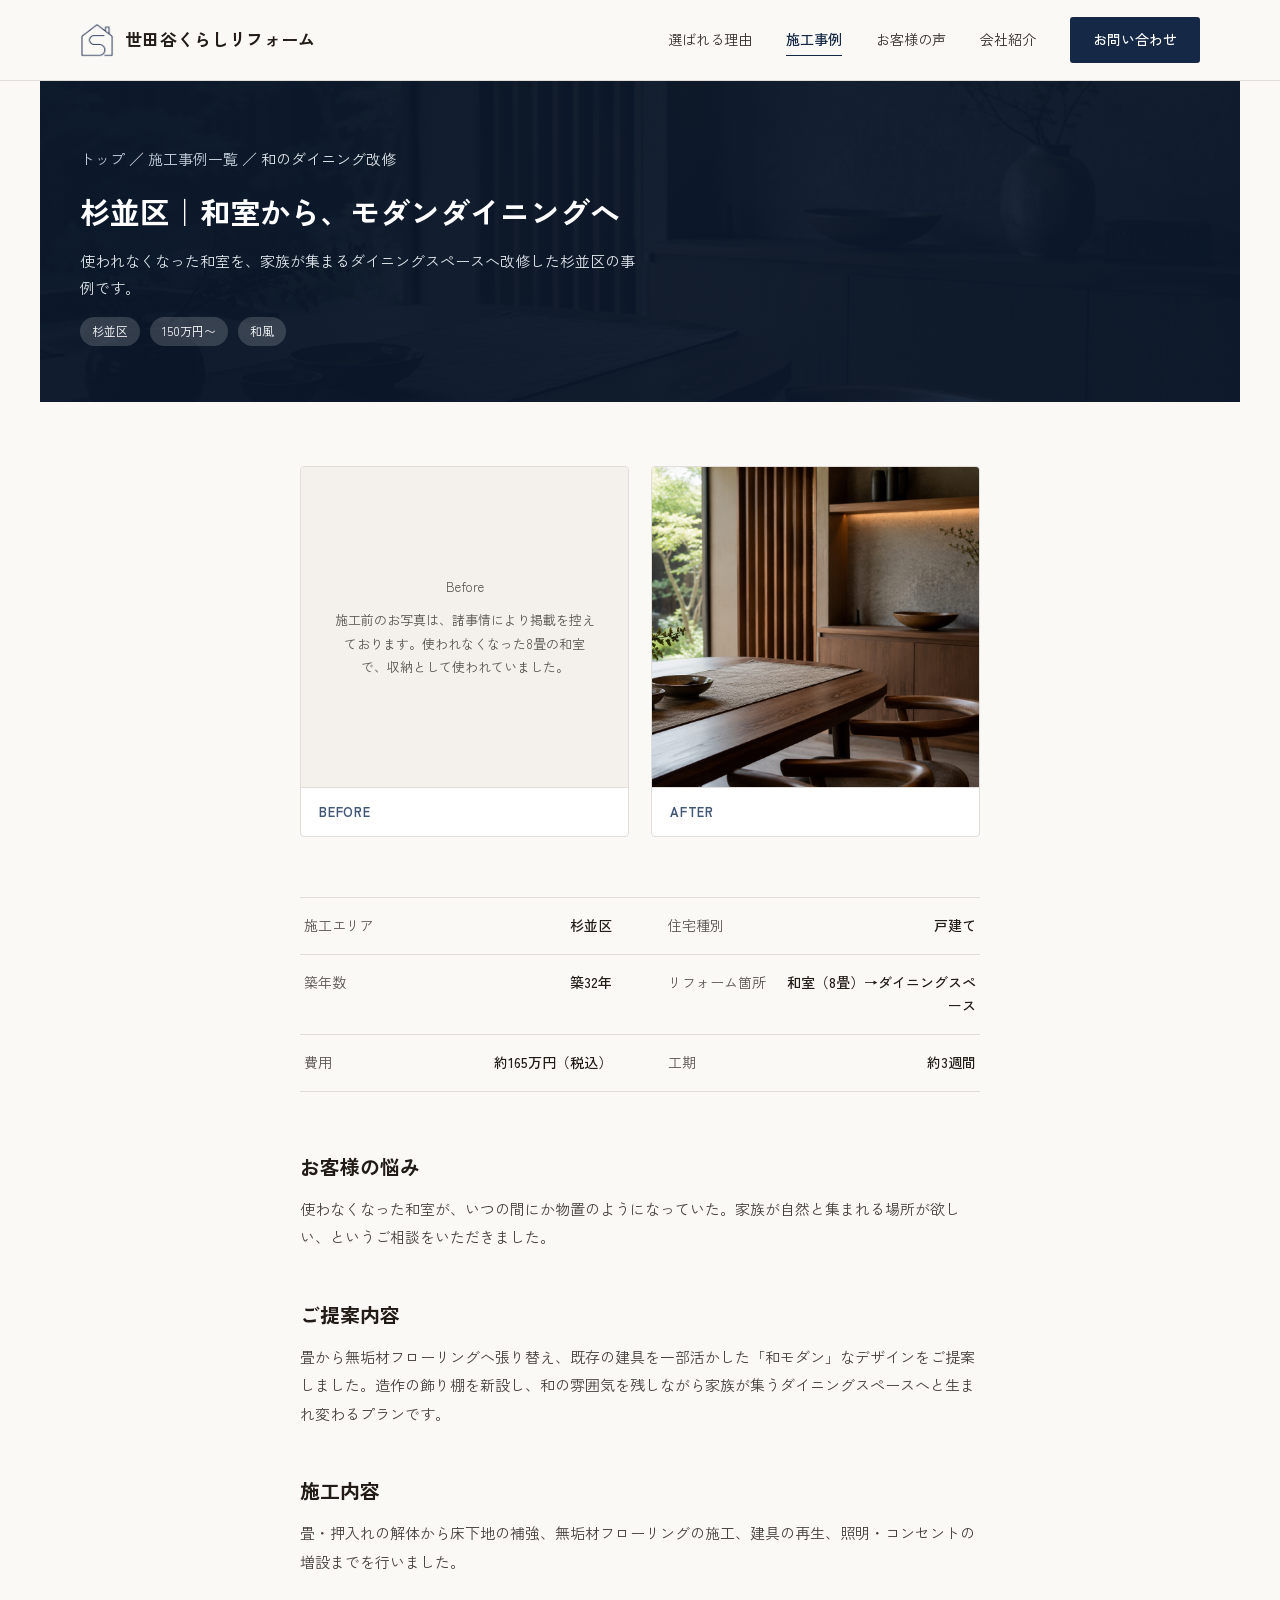
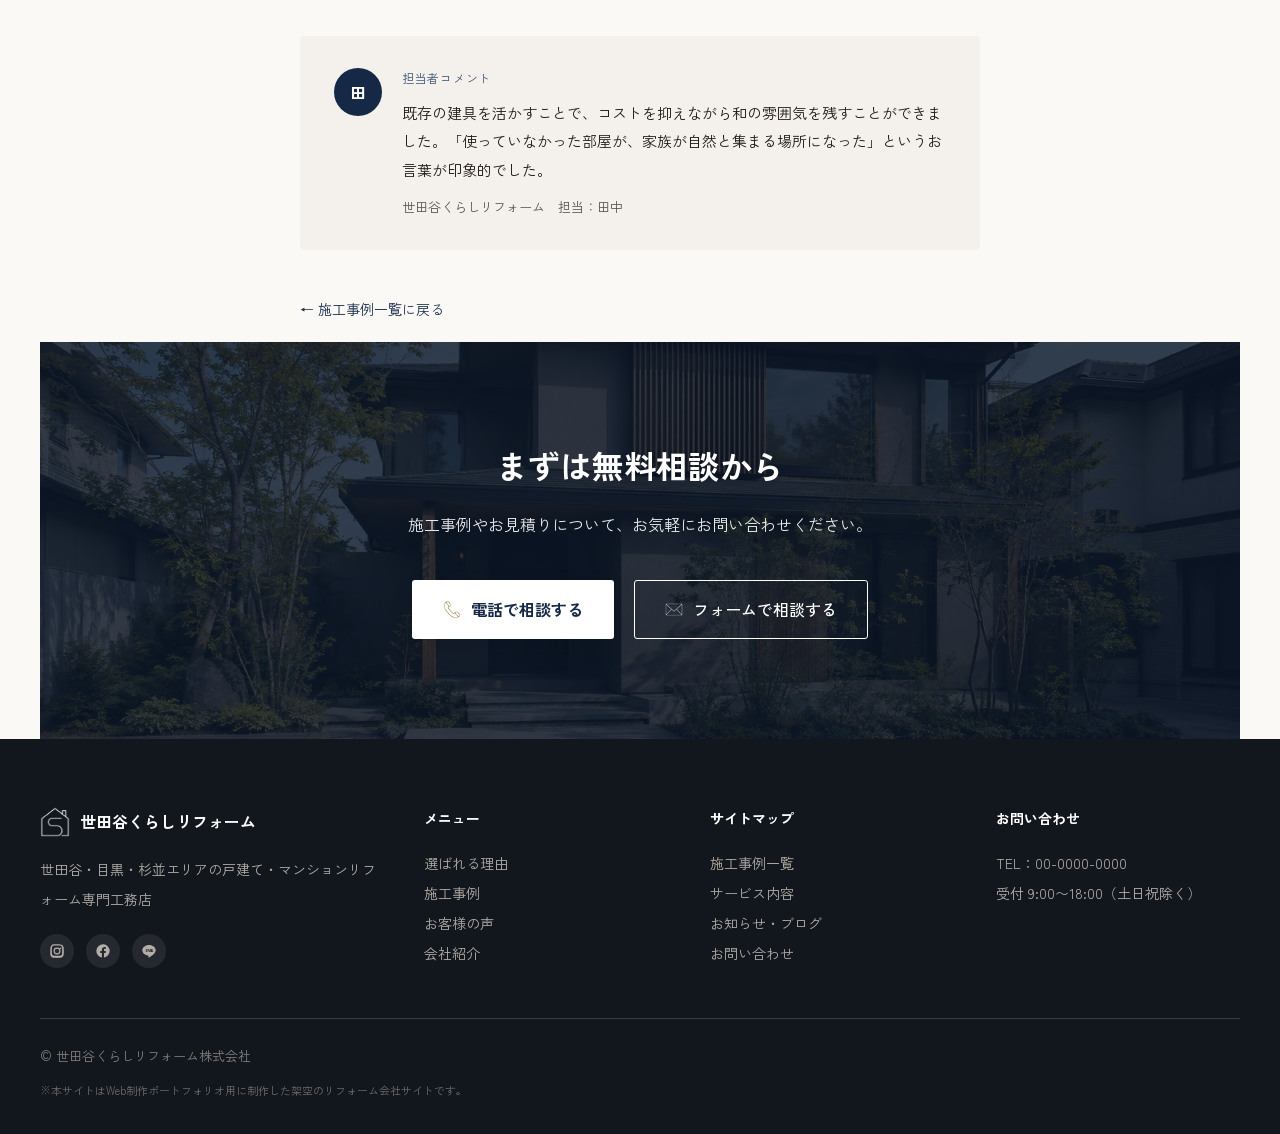
<file: case-dining.html>
<!DOCTYPE html>
<html lang="ja">
<head>
<meta charset="utf-8">
<meta name="viewport" content="width=device-width, initial-scale=1">
<title>和室からモダンダイニングへの改修事例（杉並区）｜世田谷くらしリフォーム</title>
<meta name="description" content="杉並区・築32年の戸建てで行った、使われなくなった和室をダイニングスペースへ改修した事例。既存の建具を活かしたご提案内容、費用・工期の目安をご紹介します。">
<link rel="canonical" href="https://setagaya-kurashi-reform-demo.example/case-dining.html">
<meta property="og:type" content="article">
<meta property="og:title" content="和室からモダンダイニングへの改修事例（杉並区）｜世田谷くらしリフォーム">
<meta property="og:description" content="築32年の戸建てで行った和室からダイニングへの改修事例。費用・工期の目安つき。">
<meta property="og:site_name" content="世田谷くらしリフォーム">
<meta property="og:image" content="assets/og-image.png">
<meta property="og:url" content="https://setagaya-kurashi-reform-demo.example/case-dining.html">
<meta property="og:locale" content="ja_JP">
<meta name="twitter:card" content="summary_large_image">
<link rel="icon" href="assets/favicon-32.png" type="image/png">
<link rel="apple-touch-icon" href="assets/apple-touch-icon.png">
<link rel="preconnect" href="https://fonts.googleapis.com">
<link rel="preconnect" href="https://fonts.gstatic.com" crossorigin>
<link href="https://fonts.googleapis.com/css2?family=Zen+Kaku+Gothic+New:wght@400;500;700&display=swap" rel="stylesheet">
<link rel="stylesheet" href="assets/css/style.css">
<!-- Google tag (gtag.js) — デモ用のプレースホルダー測定IDです。本番導入時は実際のGA4測定IDに差し替えてください -->
<script async src="https://www.googletagmanager.com/gtag/js?id=G-XXXXXXXXXX"></script>
<script>
  window.dataLayer = window.dataLayer || [];
  function gtag(){dataLayer.push(arguments);}
  gtag('js', new Date());
  gtag('config', 'G-XXXXXXXXXX');
</script>
</head>
<body>

<header class="site-header">
  <div class="header-inner">
    <a class="brand" href="index.html" aria-label="世田谷くらしリフォーム トップへ">
      <img src="assets/img/logo.png" alt="" class="brand-logo">
      <span class="brand-name">世田谷くらしリフォーム</span>
    </a>
    <nav class="gnav" aria-label="グローバルナビゲーション">
      <a href="index.html#reasons">選ばれる理由</a>
      <a href="case.html" class="is-current">施工事例</a>
      <a href="index.html#voice">お客様の声</a>
      <a href="index.html#company">会社紹介</a>
      <a class="btn btn-primary btn-sm" href="contact.html">お問い合わせ</a>
    </nav>
    <button type="button" class="menu-toggle" aria-label="メニューを開く" aria-expanded="false">
      <span></span><span></span><span></span>
    </button>
  </div>
</header>

<main>

  <section class="page-header">
    <img src="assets/img/case-dining.png" alt="" class="page-header-img">
    <div class="page-header-scrim"></div>
    <div class="page-header-inner">
      <p class="breadcrumb"><a href="index.html">トップ</a> ／ <a href="case.html">施工事例一覧</a> ／ 和のダイニング改修</p>
      <h1>杉並区｜和室から、モダンダイニングへ</h1>
      <p>使われなくなった和室を、家族が集まるダイニングスペースへ改修した杉並区の事例です。</p>
      <div class="case-detail-tags">
        <span class="case-tag case-tag--onlight">杉並区</span>
        <span class="case-tag case-tag--onlight">150万円〜</span>
        <span class="case-tag case-tag--onlight">和風</span>
      </div>
    </div>
  </section>

  <section class="section section-narrow">

    <div class="before-after-grid">
      <div class="ba-panel">
        <div class="ba-panel-placeholder">
          <span>Before</span>
          <span>施工前のお写真は、諸事情により掲載を控えております。使われなくなった8畳の和室で、収納として使われていました。</span>
        </div>
        <div class="ba-panel-label">BEFORE</div>
      </div>
      <div class="ba-panel">
        <div class="ba-panel-photo">
          <img src="assets/img/case-dining.png" alt="改修後のダイニングスペース">
        </div>
        <div class="ba-panel-label">AFTER</div>
      </div>
    </div>

    <div class="spec-grid reveal">
      <div class="spec-row"><span class="spec-label">施工エリア</span><span class="spec-value">杉並区</span></div>
      <div class="spec-row"><span class="spec-label">住宅種別</span><span class="spec-value">戸建て</span></div>
      <div class="spec-row"><span class="spec-label">築年数</span><span class="spec-value">築32年</span></div>
      <div class="spec-row"><span class="spec-label">リフォーム箇所</span><span class="spec-value">和室（8畳）→ダイニングスペース</span></div>
      <div class="spec-row"><span class="spec-label">費用</span><span class="spec-value">約165万円（税込）</span></div>
      <div class="spec-row"><span class="spec-label">工期</span><span class="spec-value">約3週間</span></div>
    </div>

    <div class="case-narrative reveal">
      <h2>お客様の悩み</h2>
      <p>使わなくなった和室が、いつの間にか物置のようになっていた。家族が自然と集まれる場所が欲しい、というご相談をいただきました。</p>
    </div>

    <div class="case-narrative reveal reveal-1">
      <h2>ご提案内容</h2>
      <p>畳から無垢材フローリングへ張り替え、既存の建具を一部活かした「和モダン」なデザインをご提案しました。造作の飾り棚を新設し、和の雰囲気を残しながら家族が集うダイニングスペースへと生まれ変わるプランです。</p>
    </div>

    <div class="case-narrative reveal reveal-2">
      <h2>施工内容</h2>
      <p>畳・押入れの解体から床下地の補強、無垢材フローリングの施工、建具の再生、照明・コンセントの増設までを行いました。</p>
    </div>

    <div class="staff-comment reveal">
      <div class="staff-comment-avatar">田</div>
      <div>
        <p class="staff-comment-label">担当者コメント</p>
        <p class="staff-comment-text">既存の建具を活かすことで、コストを抑えながら和の雰囲気を残すことができました。「使っていなかった部屋が、家族が自然と集まる場所になった」というお言葉が印象的でした。</p>
        <p class="staff-comment-name">世田谷くらしリフォーム　担当：田中</p>
      </div>
    </div>

    <p class="post-back"><a href="case.html">← 施工事例一覧に戻る</a></p>
  </section>

  <section class="cta">
    <img src="assets/img/cta-exterior.png" alt="施工実績のある住まいの外観" class="cta-img">
    <div class="cta-scrim"></div>
    <div class="cta-inner reveal">
      <h2>まずは無料相談から</h2>
      <p>施工事例やお見積りについて、お気軽にお問い合わせください。</p>
      <div class="cta-actions">
        <a href="tel:0000000000" class="btn btn-onlight">
          <img src="assets/img/icon-phone.png" alt="" class="btn-icon btn-icon--tint">電話で相談する
        </a>
        <a href="contact.html" class="btn btn-outline-onlight">
          <img src="assets/img/icon-mail.png" alt="" class="btn-icon btn-icon--white">フォームで相談する
        </a>
      </div>
    </div>
  </section>

</main>

<footer class="site-footer">
  <div class="footer-inner">
    <div class="footer-col footer-col--brand">
      <div class="footer-brand">
        <img src="assets/img/logo.png" alt="" class="footer-logo">
        <span>世田谷くらしリフォーム</span>
      </div>
      <p>世田谷・目黒・杉並エリアの戸建て・マンションリフォーム専門工務店</p>
      <div class="footer-social">
        <a href="#" aria-label="Instagram"><svg viewBox="0 0 24 24"><path d="M12 2c2.7 0 3.1 0 4.1.1 1.1 0 1.8.2 2.5.5.7.3 1.2.6 1.8 1.2.6.6.9 1.1 1.2 1.8.3.7.5 1.4.5 2.5.1 1 .1 1.4.1 4.1s0 3.1-.1 4.1c0 1.1-.2 1.8-.5 2.5-.3.7-.6 1.2-1.2 1.8-.6.6-1.1.9-1.8 1.2-.7.3-1.4.5-2.5.5-1 .1-1.4.1-4.1.1s-3.1 0-4.1-.1c-1.1 0-1.8-.2-2.5-.5-.7-.3-1.2-.6-1.8-1.2-.6-.6-.9-1.1-1.2-1.8-.3-.7-.5-1.4-.5-2.5C2 15.1 2 14.7 2 12s0-3.1.1-4.1c0-1.1.2-1.8.5-2.5.3-.7.6-1.2 1.2-1.8.6-.6 1.1-.9 1.8-1.2.7-.3 1.4-.5 2.5-.5C8.9 2 9.3 2 12 2zm0 1.8c-2.6 0-3 0-4 .1-.9 0-1.4.2-1.7.3-.4.2-.7.3-1 .6-.3.3-.5.6-.6 1-.1.3-.3.8-.3 1.7-.1 1-.1 1.3-.1 4s0 3 .1 4c0 .9.2 1.4.3 1.7.2.4.3.7.6 1 .3.3.6.5 1 .6.3.1.8.3 1.7.3 1 .1 1.3.1 4 .1s3 0 4-.1c.9 0 1.4-.2 1.7-.3.4-.2.7-.3 1-.6.3-.3.5-.6.6-1 .1-.3.3-.8.3-1.7.1-1 .1-1.3.1-4s0-3-.1-4c0-.9-.2-1.4-.3-1.7-.2-.4-.3-.7-.6-1-.3-.3-.6-.5-1-.6-.3-.1-.8-.3-1.7-.3-1-.1-1.3-.1-4-.1zm0 3a5.2 5.2 0 1 1 0 10.4A5.2 5.2 0 0 1 12 6.8zm0 1.8a3.4 3.4 0 1 0 0 6.8 3.4 3.4 0 0 0 0-6.8zm5.4-2a1.2 1.2 0 1 1 0 2.4 1.2 1.2 0 0 1 0-2.4z"/></svg></a>
        <a href="#" aria-label="Facebook"><svg viewBox="0 0 24 24"><path d="M22 12a10 10 0 1 0-11.6 9.9v-7H7.9V12h2.5V9.8c0-2.5 1.5-3.9 3.8-3.9 1.1 0 2.2.2 2.2.2v2.4h-1.3c-1.2 0-1.6.8-1.6 1.6V12h2.8l-.4 2.9h-2.4v7A10 10 0 0 0 22 12z"/></svg></a>
        <a href="#" aria-label="LINE"><svg viewBox="0 0 24 24"><path d="M12 3C6.5 3 2 6.6 2 11c0 3.9 3.5 7.2 8.3 7.9.3.1.8.2.9.5.1.3.1.7 0 1l-.1.9c0 .3-.2 1 .9.6 1.1-.4 5.9-3.5 8-6C21.4 13.7 22 12.4 22 11c0-4.4-4.5-8-10-8zm-4.7 5.9h1.2v4.6H7.3V8.9zm2.6 0h1.2l2.2 3v-3h1.1v4.6H13l-2.2-3v3H9.9V8.9zm5.4 0h3v1H16v.8h1.9v1H16v.8h2.3v1h-3.4V8.9z"/></svg></a>
      </div>
    </div>
    <div class="footer-col">
      <p class="footer-heading">メニュー</p>
      <p><a href="index.html#reasons">選ばれる理由</a><br><a href="case.html">施工事例</a><br><a href="index.html#voice">お客様の声</a><br><a href="index.html#company">会社紹介</a></p>
    </div>
    <div class="footer-col">
      <p class="footer-heading">サイトマップ</p>
      <p><a href="case.html">施工事例一覧</a><br><a href="services.html">サービス内容</a><br><a href="blog.html">お知らせ・ブログ</a><br><a href="contact.html">お問い合わせ</a></p>
    </div>
    <div class="footer-col">
      <p class="footer-heading">お問い合わせ</p>
      <p>TEL：00-0000-0000<br>受付 9:00〜18:00（土日祝除く）</p>
    </div>
  </div>
  <div class="footer-bottom">© 世田谷くらしリフォーム株式会社</div>
  <p class="demo-note">※本サイトはWeb制作ポートフォリオ用に制作した架空のリフォーム会社サイトです。</p>
</footer>

<div class="mobile-fixed-cta">
  <a href="tel:0000000000" class="btn btn-onlight">
    <img src="assets/img/icon-phone.png" alt="" class="btn-icon btn-icon--tint">電話で相談
  </a>
  <a href="contact.html" class="btn btn-primary">無料相談・見積もり</a>
</div>

<script src="assets/js/main.js"></script>
</body>
</html>
</file>
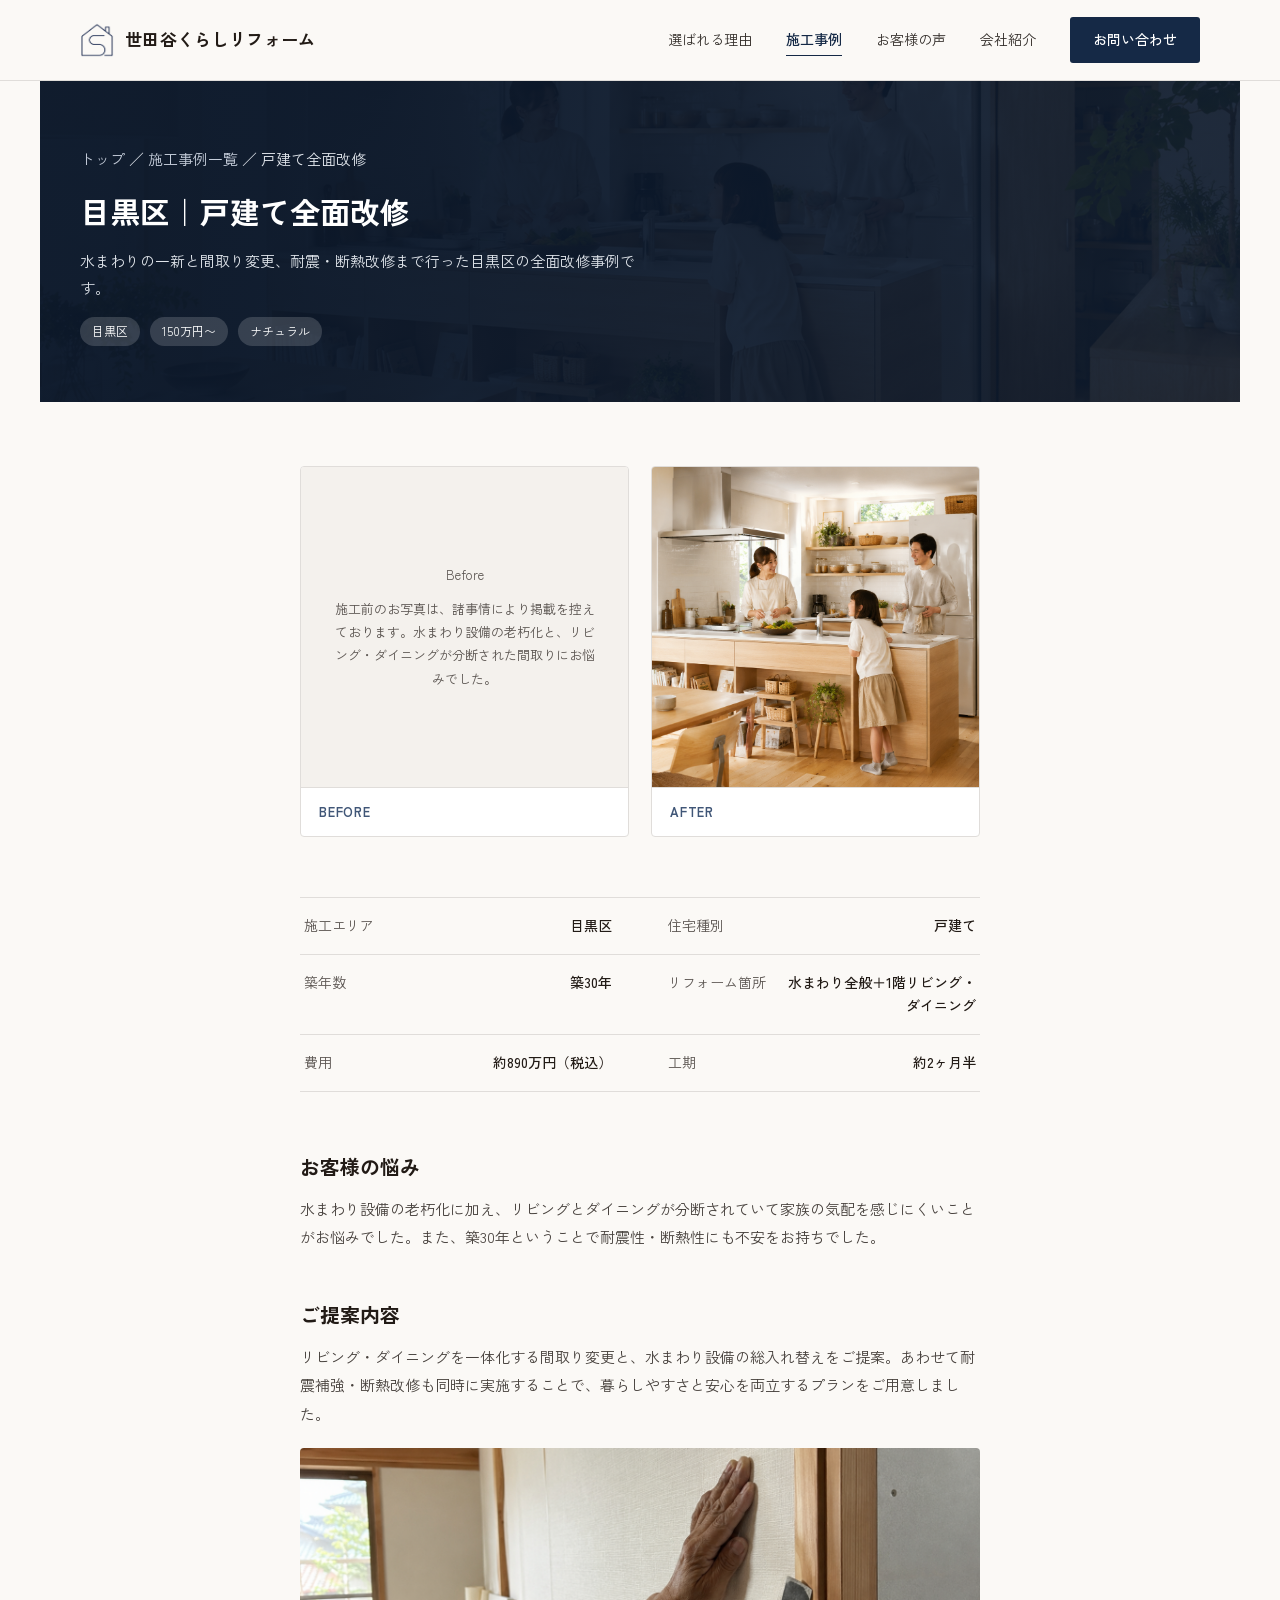
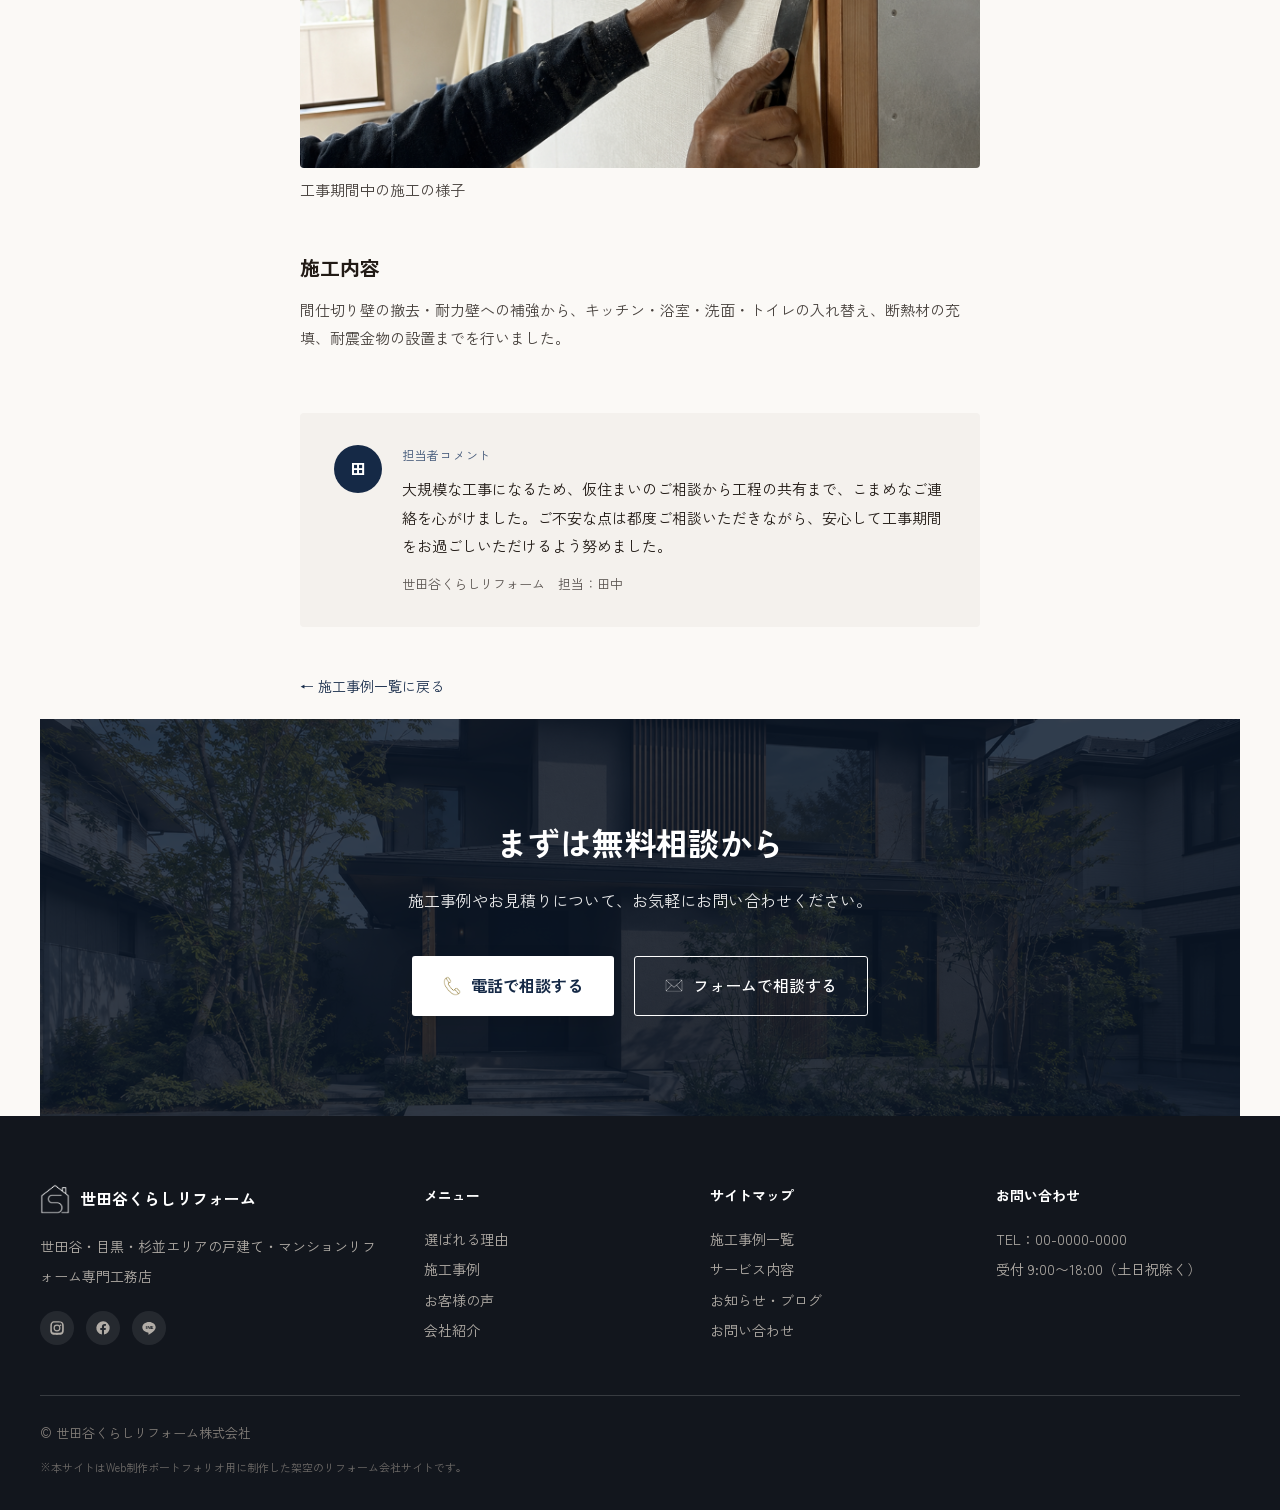
<file: case-fullhouse.html>
<!DOCTYPE html>
<html lang="ja">
<head>
<meta charset="utf-8">
<meta name="viewport" content="width=device-width, initial-scale=1">
<title>戸建て全面改修施工事例（目黒区）｜世田谷くらしリフォーム</title>
<meta name="description" content="目黒区・築30年の戸建てで行った全面改修の施工事例。間取り変更を伴う水まわり一新と耐震・断熱改修のご提案内容、費用・工期の目安をご紹介します。">
<link rel="canonical" href="https://setagaya-kurashi-reform-demo.example/case-fullhouse.html">
<meta property="og:type" content="article">
<meta property="og:title" content="戸建て全面改修施工事例（目黒区）｜世田谷くらしリフォーム">
<meta property="og:description" content="築30年の戸建てで行った全面改修の施工事例。費用・工期の目安つき。">
<meta property="og:site_name" content="世田谷くらしリフォーム">
<meta property="og:image" content="assets/og-image.png">
<meta property="og:url" content="https://setagaya-kurashi-reform-demo.example/case-fullhouse.html">
<meta property="og:locale" content="ja_JP">
<meta name="twitter:card" content="summary_large_image">
<link rel="icon" href="assets/favicon-32.png" type="image/png">
<link rel="apple-touch-icon" href="assets/apple-touch-icon.png">
<link rel="preconnect" href="https://fonts.googleapis.com">
<link rel="preconnect" href="https://fonts.gstatic.com" crossorigin>
<link href="https://fonts.googleapis.com/css2?family=Zen+Kaku+Gothic+New:wght@400;500;700&display=swap" rel="stylesheet">
<link rel="stylesheet" href="assets/css/style.css">
<!-- Google tag (gtag.js) — デモ用のプレースホルダー測定IDです。本番導入時は実際のGA4測定IDに差し替えてください -->
<script async src="https://www.googletagmanager.com/gtag/js?id=G-XXXXXXXXXX"></script>
<script>
  window.dataLayer = window.dataLayer || [];
  function gtag(){dataLayer.push(arguments);}
  gtag('js', new Date());
  gtag('config', 'G-XXXXXXXXXX');
</script>
</head>
<body>

<header class="site-header">
  <div class="header-inner">
    <a class="brand" href="index.html" aria-label="世田谷くらしリフォーム トップへ">
      <img src="assets/img/logo.png" alt="" class="brand-logo">
      <span class="brand-name">世田谷くらしリフォーム</span>
    </a>
    <nav class="gnav" aria-label="グローバルナビゲーション">
      <a href="index.html#reasons">選ばれる理由</a>
      <a href="case.html" class="is-current">施工事例</a>
      <a href="index.html#voice">お客様の声</a>
      <a href="index.html#company">会社紹介</a>
      <a class="btn btn-primary btn-sm" href="contact.html">お問い合わせ</a>
    </nav>
    <button type="button" class="menu-toggle" aria-label="メニューを開く" aria-expanded="false">
      <span></span><span></span><span></span>
    </button>
  </div>
</header>

<main>

  <section class="page-header">
    <img src="assets/img/company-family.png" alt="" class="page-header-img">
    <div class="page-header-scrim"></div>
    <div class="page-header-inner">
      <p class="breadcrumb"><a href="index.html">トップ</a> ／ <a href="case.html">施工事例一覧</a> ／ 戸建て全面改修</p>
      <h1>目黒区｜戸建て全面改修</h1>
      <p>水まわりの一新と間取り変更、耐震・断熱改修まで行った目黒区の全面改修事例です。</p>
      <div class="case-detail-tags">
        <span class="case-tag case-tag--onlight">目黒区</span>
        <span class="case-tag case-tag--onlight">150万円〜</span>
        <span class="case-tag case-tag--onlight">ナチュラル</span>
      </div>
    </div>
  </section>

  <section class="section section-narrow">

    <div class="before-after-grid">
      <div class="ba-panel">
        <div class="ba-panel-placeholder">
          <span>Before</span>
          <span>施工前のお写真は、諸事情により掲載を控えております。水まわり設備の老朽化と、リビング・ダイニングが分断された間取りにお悩みでした。</span>
        </div>
        <div class="ba-panel-label">BEFORE</div>
      </div>
      <div class="ba-panel">
        <div class="ba-panel-photo">
          <img src="assets/img/company-family.png" alt="改修後のリビング・ダイニング">
        </div>
        <div class="ba-panel-label">AFTER</div>
      </div>
    </div>

    <div class="spec-grid reveal">
      <div class="spec-row"><span class="spec-label">施工エリア</span><span class="spec-value">目黒区</span></div>
      <div class="spec-row"><span class="spec-label">住宅種別</span><span class="spec-value">戸建て</span></div>
      <div class="spec-row"><span class="spec-label">築年数</span><span class="spec-value">築30年</span></div>
      <div class="spec-row"><span class="spec-label">リフォーム箇所</span><span class="spec-value">水まわり全般＋1階リビング・ダイニング</span></div>
      <div class="spec-row"><span class="spec-label">費用</span><span class="spec-value">約890万円（税込）</span></div>
      <div class="spec-row"><span class="spec-label">工期</span><span class="spec-value">約2ヶ月半</span></div>
    </div>

    <div class="case-narrative reveal">
      <h2>お客様の悩み</h2>
      <p>水まわり設備の老朽化に加え、リビングとダイニングが分断されていて家族の気配を感じにくいことがお悩みでした。また、築30年ということで耐震性・断熱性にも不安をお持ちでした。</p>
    </div>

    <div class="case-narrative reveal reveal-1">
      <h2>ご提案内容</h2>
      <p>リビング・ダイニングを一体化する間取り変更と、水まわり設備の総入れ替えをご提案。あわせて耐震補強・断熱改修も同時に実施することで、暮らしやすさと安心を両立するプランをご用意しました。</p>
      <img src="assets/img/case-wallcloth.png" alt="施工中の様子">
      <p class="case-narrative-caption">工事期間中の施工の様子</p>
    </div>

    <div class="case-narrative reveal reveal-2">
      <h2>施工内容</h2>
      <p>間仕切り壁の撤去・耐力壁への補強から、キッチン・浴室・洗面・トイレの入れ替え、断熱材の充填、耐震金物の設置までを行いました。</p>
    </div>

    <div class="staff-comment reveal">
      <div class="staff-comment-avatar">田</div>
      <div>
        <p class="staff-comment-label">担当者コメント</p>
        <p class="staff-comment-text">大規模な工事になるため、仮住まいのご相談から工程の共有まで、こまめなご連絡を心がけました。ご不安な点は都度ご相談いただきながら、安心して工事期間をお過ごしいただけるよう努めました。</p>
        <p class="staff-comment-name">世田谷くらしリフォーム　担当：田中</p>
      </div>
    </div>

    <p class="post-back"><a href="case.html">← 施工事例一覧に戻る</a></p>
  </section>

  <section class="cta">
    <img src="assets/img/cta-exterior.png" alt="施工実績のある住まいの外観" class="cta-img">
    <div class="cta-scrim"></div>
    <div class="cta-inner reveal">
      <h2>まずは無料相談から</h2>
      <p>施工事例やお見積りについて、お気軽にお問い合わせください。</p>
      <div class="cta-actions">
        <a href="tel:0000000000" class="btn btn-onlight">
          <img src="assets/img/icon-phone.png" alt="" class="btn-icon btn-icon--tint">電話で相談する
        </a>
        <a href="contact.html" class="btn btn-outline-onlight">
          <img src="assets/img/icon-mail.png" alt="" class="btn-icon btn-icon--white">フォームで相談する
        </a>
      </div>
    </div>
  </section>

</main>

<footer class="site-footer">
  <div class="footer-inner">
    <div class="footer-col footer-col--brand">
      <div class="footer-brand">
        <img src="assets/img/logo.png" alt="" class="footer-logo">
        <span>世田谷くらしリフォーム</span>
      </div>
      <p>世田谷・目黒・杉並エリアの戸建て・マンションリフォーム専門工務店</p>
      <div class="footer-social">
        <a href="#" aria-label="Instagram"><svg viewBox="0 0 24 24"><path d="M12 2c2.7 0 3.1 0 4.1.1 1.1 0 1.8.2 2.5.5.7.3 1.2.6 1.8 1.2.6.6.9 1.1 1.2 1.8.3.7.5 1.4.5 2.5.1 1 .1 1.4.1 4.1s0 3.1-.1 4.1c0 1.1-.2 1.8-.5 2.5-.3.7-.6 1.2-1.2 1.8-.6.6-1.1.9-1.8 1.2-.7.3-1.4.5-2.5.5-1 .1-1.4.1-4.1.1s-3.1 0-4.1-.1c-1.1 0-1.8-.2-2.5-.5-.7-.3-1.2-.6-1.8-1.2-.6-.6-.9-1.1-1.2-1.8-.3-.7-.5-1.4-.5-2.5C2 15.1 2 14.7 2 12s0-3.1.1-4.1c0-1.1.2-1.8.5-2.5.3-.7.6-1.2 1.2-1.8.6-.6 1.1-.9 1.8-1.2.7-.3 1.4-.5 2.5-.5C8.9 2 9.3 2 12 2zm0 1.8c-2.6 0-3 0-4 .1-.9 0-1.4.2-1.7.3-.4.2-.7.3-1 .6-.3.3-.5.6-.6 1-.1.3-.3.8-.3 1.7-.1 1-.1 1.3-.1 4s0 3 .1 4c0 .9.2 1.4.3 1.7.2.4.3.7.6 1 .3.3.6.5 1 .6.3.1.8.3 1.7.3 1 .1 1.3.1 4 .1s3 0 4-.1c.9 0 1.4-.2 1.7-.3.4-.2.7-.3 1-.6.3-.3.5-.6.6-1 .1-.3.3-.8.3-1.7.1-1 .1-1.3.1-4s0-3-.1-4c0-.9-.2-1.4-.3-1.7-.2-.4-.3-.7-.6-1-.3-.3-.6-.5-1-.6-.3-.1-.8-.3-1.7-.3-1-.1-1.3-.1-4-.1zm0 3a5.2 5.2 0 1 1 0 10.4A5.2 5.2 0 0 1 12 6.8zm0 1.8a3.4 3.4 0 1 0 0 6.8 3.4 3.4 0 0 0 0-6.8zm5.4-2a1.2 1.2 0 1 1 0 2.4 1.2 1.2 0 0 1 0-2.4z"/></svg></a>
        <a href="#" aria-label="Facebook"><svg viewBox="0 0 24 24"><path d="M22 12a10 10 0 1 0-11.6 9.9v-7H7.9V12h2.5V9.8c0-2.5 1.5-3.9 3.8-3.9 1.1 0 2.2.2 2.2.2v2.4h-1.3c-1.2 0-1.6.8-1.6 1.6V12h2.8l-.4 2.9h-2.4v7A10 10 0 0 0 22 12z"/></svg></a>
        <a href="#" aria-label="LINE"><svg viewBox="0 0 24 24"><path d="M12 3C6.5 3 2 6.6 2 11c0 3.9 3.5 7.2 8.3 7.9.3.1.8.2.9.5.1.3.1.7 0 1l-.1.9c0 .3-.2 1 .9.6 1.1-.4 5.9-3.5 8-6C21.4 13.7 22 12.4 22 11c0-4.4-4.5-8-10-8zm-4.7 5.9h1.2v4.6H7.3V8.9zm2.6 0h1.2l2.2 3v-3h1.1v4.6H13l-2.2-3v3H9.9V8.9zm5.4 0h3v1H16v.8h1.9v1H16v.8h2.3v1h-3.4V8.9z"/></svg></a>
      </div>
    </div>
    <div class="footer-col">
      <p class="footer-heading">メニュー</p>
      <p><a href="index.html#reasons">選ばれる理由</a><br><a href="case.html">施工事例</a><br><a href="index.html#voice">お客様の声</a><br><a href="index.html#company">会社紹介</a></p>
    </div>
    <div class="footer-col">
      <p class="footer-heading">サイトマップ</p>
      <p><a href="case.html">施工事例一覧</a><br><a href="services.html">サービス内容</a><br><a href="blog.html">お知らせ・ブログ</a><br><a href="contact.html">お問い合わせ</a></p>
    </div>
    <div class="footer-col">
      <p class="footer-heading">お問い合わせ</p>
      <p>TEL：00-0000-0000<br>受付 9:00〜18:00（土日祝除く）</p>
    </div>
  </div>
  <div class="footer-bottom">© 世田谷くらしリフォーム株式会社</div>
  <p class="demo-note">※本サイトはWeb制作ポートフォリオ用に制作した架空のリフォーム会社サイトです。</p>
</footer>

<div class="mobile-fixed-cta">
  <a href="tel:0000000000" class="btn btn-onlight">
    <img src="assets/img/icon-phone.png" alt="" class="btn-icon btn-icon--tint">電話で相談
  </a>
  <a href="contact.html" class="btn btn-primary">無料相談・見積もり</a>
</div>

<script src="assets/js/main.js"></script>
</body>
</html>
</file>
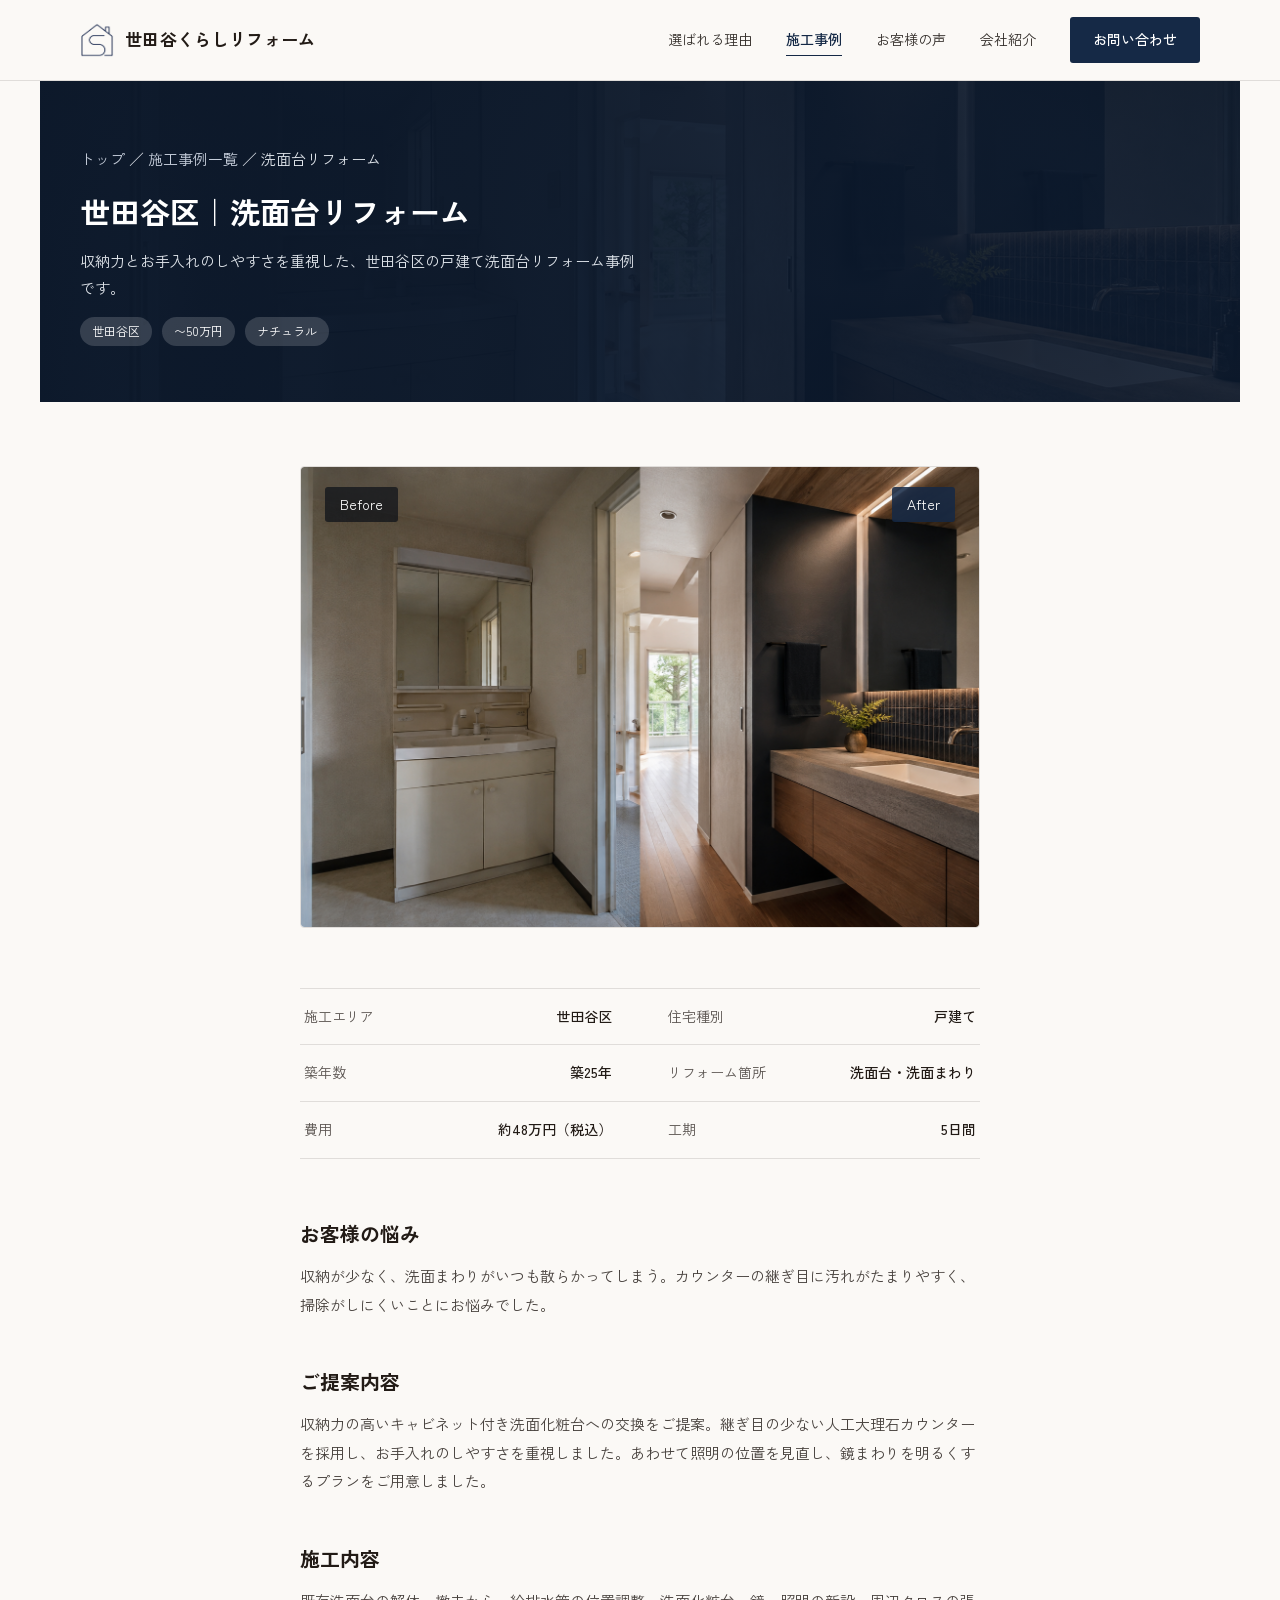
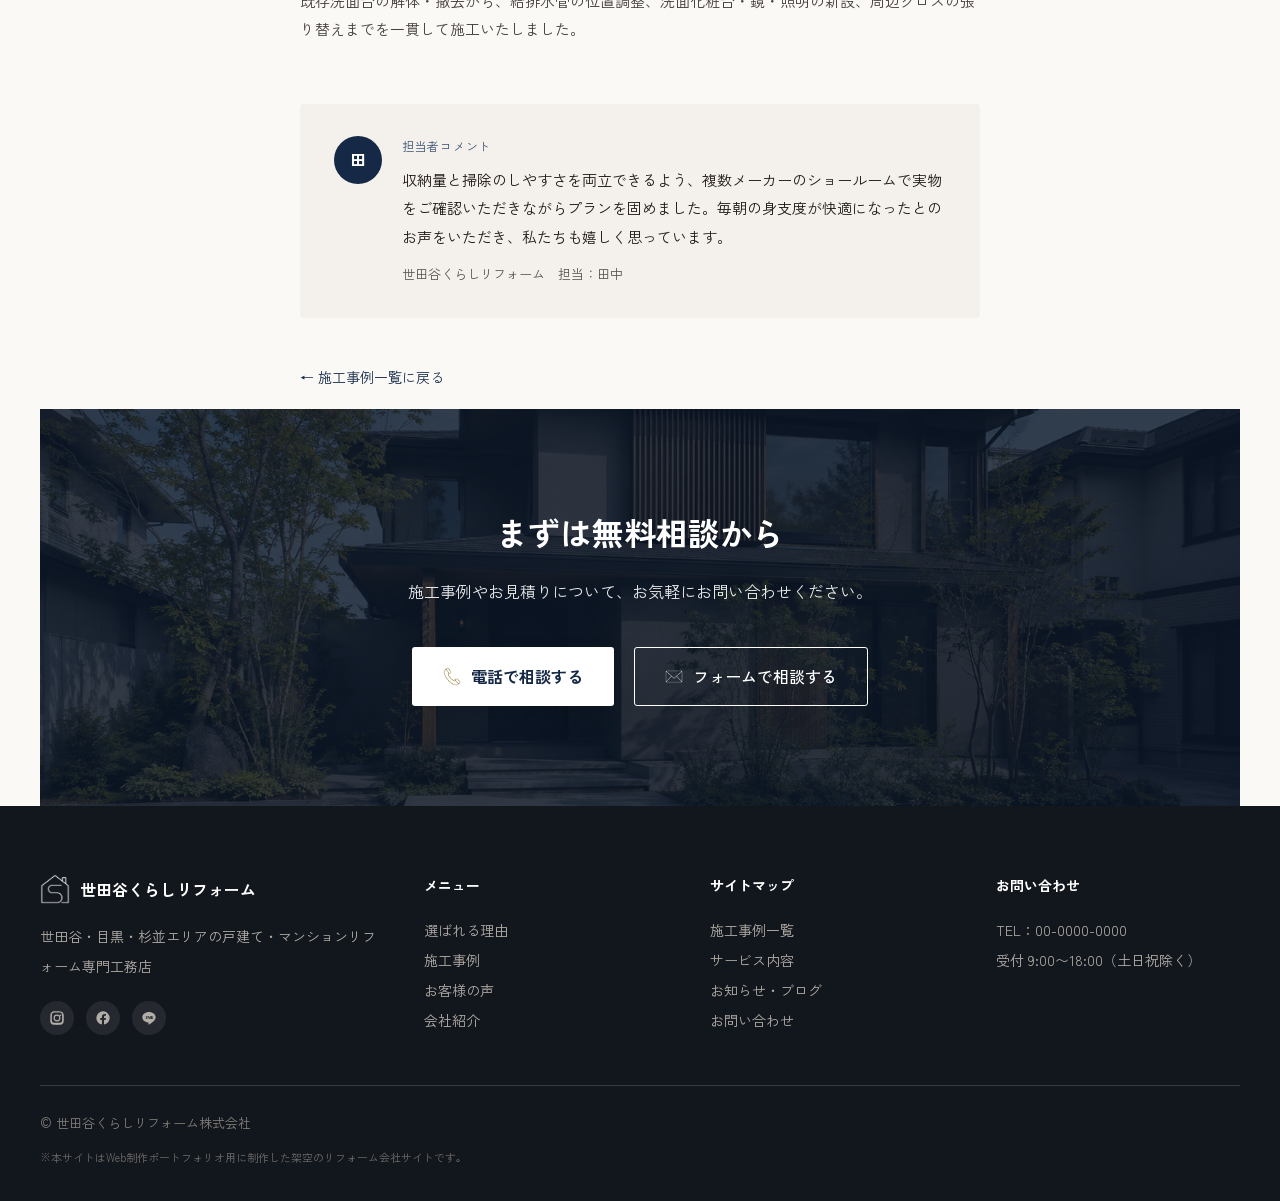
<file: case-washbasin.html>
<!DOCTYPE html>
<html lang="ja">
<head>
<meta charset="utf-8">
<meta name="viewport" content="width=device-width, initial-scale=1">
<title>洗面台リフォーム施工事例（世田谷区）｜世田谷くらしリフォーム</title>
<meta name="description" content="世田谷区・築25年の戸建てで行った洗面台リフォームの施工事例。収納力とお手入れのしやすさを重視したご提案内容、費用・工期の目安をご紹介します。">
<link rel="canonical" href="https://setagaya-kurashi-reform-demo.example/case-washbasin.html">
<meta property="og:type" content="article">
<meta property="og:title" content="洗面台リフォーム施工事例（世田谷区）｜世田谷くらしリフォーム">
<meta property="og:description" content="築25年の戸建てで行った洗面台リフォームの施工事例。費用・工期の目安つき。">
<meta property="og:site_name" content="世田谷くらしリフォーム">
<meta property="og:image" content="assets/og-image.png">
<meta property="og:url" content="https://setagaya-kurashi-reform-demo.example/case-washbasin.html">
<meta property="og:locale" content="ja_JP">
<meta name="twitter:card" content="summary_large_image">
<link rel="icon" href="assets/favicon-32.png" type="image/png">
<link rel="apple-touch-icon" href="assets/apple-touch-icon.png">
<link rel="preconnect" href="https://fonts.googleapis.com">
<link rel="preconnect" href="https://fonts.gstatic.com" crossorigin>
<link href="https://fonts.googleapis.com/css2?family=Zen+Kaku+Gothic+New:wght@400;500;700&display=swap" rel="stylesheet">
<link rel="stylesheet" href="assets/css/style.css">
<!-- Google tag (gtag.js) — デモ用のプレースホルダー測定IDです。本番導入時は実際のGA4測定IDに差し替えてください -->
<script async src="https://www.googletagmanager.com/gtag/js?id=G-XXXXXXXXXX"></script>
<script>
  window.dataLayer = window.dataLayer || [];
  function gtag(){dataLayer.push(arguments);}
  gtag('js', new Date());
  gtag('config', 'G-XXXXXXXXXX');
</script>
</head>
<body>

<header class="site-header">
  <div class="header-inner">
    <a class="brand" href="index.html" aria-label="世田谷くらしリフォーム トップへ">
      <img src="assets/img/logo.png" alt="" class="brand-logo">
      <span class="brand-name">世田谷くらしリフォーム</span>
    </a>
    <nav class="gnav" aria-label="グローバルナビゲーション">
      <a href="index.html#reasons">選ばれる理由</a>
      <a href="case.html" class="is-current">施工事例</a>
      <a href="index.html#voice">お客様の声</a>
      <a href="index.html#company">会社紹介</a>
      <a class="btn btn-primary btn-sm" href="contact.html">お問い合わせ</a>
    </nav>
    <button type="button" class="menu-toggle" aria-label="メニューを開く" aria-expanded="false">
      <span></span><span></span><span></span>
    </button>
  </div>
</header>

<main>

  <section class="page-header">
    <img src="assets/img/before-after.png" alt="" class="page-header-img">
    <div class="page-header-scrim"></div>
    <div class="page-header-inner">
      <p class="breadcrumb"><a href="index.html">トップ</a> ／ <a href="case.html">施工事例一覧</a> ／ 洗面台リフォーム</p>
      <h1>世田谷区｜洗面台リフォーム</h1>
      <p>収納力とお手入れのしやすさを重視した、世田谷区の戸建て洗面台リフォーム事例です。</p>
      <div class="case-detail-tags">
        <span class="case-tag case-tag--onlight">世田谷区</span>
        <span class="case-tag case-tag--onlight">〜50万円</span>
        <span class="case-tag case-tag--onlight">ナチュラル</span>
      </div>
    </div>
  </section>

  <section class="section section-narrow">

    <div class="before-after-grid">
      <div class="ba-panel ba-compare">
        <div class="compare" style="margin-bottom:0;">
          <img src="assets/img/before-after.png" alt="洗面台リフォームのBefore/After" class="compare-img">
          <span class="compare-tag compare-tag--before">Before</span>
          <span class="compare-tag compare-tag--after">After</span>
        </div>
      </div>
    </div>

    <div class="spec-grid reveal">
      <div class="spec-row"><span class="spec-label">施工エリア</span><span class="spec-value">世田谷区</span></div>
      <div class="spec-row"><span class="spec-label">住宅種別</span><span class="spec-value">戸建て</span></div>
      <div class="spec-row"><span class="spec-label">築年数</span><span class="spec-value">築25年</span></div>
      <div class="spec-row"><span class="spec-label">リフォーム箇所</span><span class="spec-value">洗面台・洗面まわり</span></div>
      <div class="spec-row"><span class="spec-label">費用</span><span class="spec-value">約48万円（税込）</span></div>
      <div class="spec-row"><span class="spec-label">工期</span><span class="spec-value">5日間</span></div>
    </div>

    <div class="case-narrative reveal">
      <h2>お客様の悩み</h2>
      <p>収納が少なく、洗面まわりがいつも散らかってしまう。カウンターの継ぎ目に汚れがたまりやすく、掃除がしにくいことにお悩みでした。</p>
    </div>

    <div class="case-narrative reveal reveal-1">
      <h2>ご提案内容</h2>
      <p>収納力の高いキャビネット付き洗面化粧台への交換をご提案。継ぎ目の少ない人工大理石カウンターを採用し、お手入れのしやすさを重視しました。あわせて照明の位置を見直し、鏡まわりを明るくするプランをご用意しました。</p>
    </div>

    <div class="case-narrative reveal reveal-2">
      <h2>施工内容</h2>
      <p>既存洗面台の解体・撤去から、給排水管の位置調整、洗面化粧台・鏡・照明の新設、周辺クロスの張り替えまでを一貫して施工いたしました。</p>
    </div>

    <div class="staff-comment reveal">
      <div class="staff-comment-avatar">田</div>
      <div>
        <p class="staff-comment-label">担当者コメント</p>
        <p class="staff-comment-text">収納量と掃除のしやすさを両立できるよう、複数メーカーのショールームで実物をご確認いただきながらプランを固めました。毎朝の身支度が快適になったとのお声をいただき、私たちも嬉しく思っています。</p>
        <p class="staff-comment-name">世田谷くらしリフォーム　担当：田中</p>
      </div>
    </div>

    <p class="post-back"><a href="case.html">← 施工事例一覧に戻る</a></p>
  </section>

  <section class="cta">
    <img src="assets/img/cta-exterior.png" alt="施工実績のある住まいの外観" class="cta-img">
    <div class="cta-scrim"></div>
    <div class="cta-inner reveal">
      <h2>まずは無料相談から</h2>
      <p>施工事例やお見積りについて、お気軽にお問い合わせください。</p>
      <div class="cta-actions">
        <a href="tel:0000000000" class="btn btn-onlight">
          <img src="assets/img/icon-phone.png" alt="" class="btn-icon btn-icon--tint">電話で相談する
        </a>
        <a href="contact.html" class="btn btn-outline-onlight">
          <img src="assets/img/icon-mail.png" alt="" class="btn-icon btn-icon--white">フォームで相談する
        </a>
      </div>
    </div>
  </section>

</main>

<footer class="site-footer">
  <div class="footer-inner">
    <div class="footer-col footer-col--brand">
      <div class="footer-brand">
        <img src="assets/img/logo.png" alt="" class="footer-logo">
        <span>世田谷くらしリフォーム</span>
      </div>
      <p>世田谷・目黒・杉並エリアの戸建て・マンションリフォーム専門工務店</p>
      <div class="footer-social">
        <a href="#" aria-label="Instagram"><svg viewBox="0 0 24 24"><path d="M12 2c2.7 0 3.1 0 4.1.1 1.1 0 1.8.2 2.5.5.7.3 1.2.6 1.8 1.2.6.6.9 1.1 1.2 1.8.3.7.5 1.4.5 2.5.1 1 .1 1.4.1 4.1s0 3.1-.1 4.1c0 1.1-.2 1.8-.5 2.5-.3.7-.6 1.2-1.2 1.8-.6.6-1.1.9-1.8 1.2-.7.3-1.4.5-2.5.5-1 .1-1.4.1-4.1.1s-3.1 0-4.1-.1c-1.1 0-1.8-.2-2.5-.5-.7-.3-1.2-.6-1.8-1.2-.6-.6-.9-1.1-1.2-1.8-.3-.7-.5-1.4-.5-2.5C2 15.1 2 14.7 2 12s0-3.1.1-4.1c0-1.1.2-1.8.5-2.5.3-.7.6-1.2 1.2-1.8.6-.6 1.1-.9 1.8-1.2.7-.3 1.4-.5 2.5-.5C8.9 2 9.3 2 12 2zm0 1.8c-2.6 0-3 0-4 .1-.9 0-1.4.2-1.7.3-.4.2-.7.3-1 .6-.3.3-.5.6-.6 1-.1.3-.3.8-.3 1.7-.1 1-.1 1.3-.1 4s0 3 .1 4c0 .9.2 1.4.3 1.7.2.4.3.7.6 1 .3.3.6.5 1 .6.3.1.8.3 1.7.3 1 .1 1.3.1 4 .1s3 0 4-.1c.9 0 1.4-.2 1.7-.3.4-.2.7-.3 1-.6.3-.3.5-.6.6-1 .1-.3.3-.8.3-1.7.1-1 .1-1.3.1-4s0-3-.1-4c0-.9-.2-1.4-.3-1.7-.2-.4-.3-.7-.6-1-.3-.3-.6-.5-1-.6-.3-.1-.8-.3-1.7-.3-1-.1-1.3-.1-4-.1zm0 3a5.2 5.2 0 1 1 0 10.4A5.2 5.2 0 0 1 12 6.8zm0 1.8a3.4 3.4 0 1 0 0 6.8 3.4 3.4 0 0 0 0-6.8zm5.4-2a1.2 1.2 0 1 1 0 2.4 1.2 1.2 0 0 1 0-2.4z"/></svg></a>
        <a href="#" aria-label="Facebook"><svg viewBox="0 0 24 24"><path d="M22 12a10 10 0 1 0-11.6 9.9v-7H7.9V12h2.5V9.8c0-2.5 1.5-3.9 3.8-3.9 1.1 0 2.2.2 2.2.2v2.4h-1.3c-1.2 0-1.6.8-1.6 1.6V12h2.8l-.4 2.9h-2.4v7A10 10 0 0 0 22 12z"/></svg></a>
        <a href="#" aria-label="LINE"><svg viewBox="0 0 24 24"><path d="M12 3C6.5 3 2 6.6 2 11c0 3.9 3.5 7.2 8.3 7.9.3.1.8.2.9.5.1.3.1.7 0 1l-.1.9c0 .3-.2 1 .9.6 1.1-.4 5.9-3.5 8-6C21.4 13.7 22 12.4 22 11c0-4.4-4.5-8-10-8zm-4.7 5.9h1.2v4.6H7.3V8.9zm2.6 0h1.2l2.2 3v-3h1.1v4.6H13l-2.2-3v3H9.9V8.9zm5.4 0h3v1H16v.8h1.9v1H16v.8h2.3v1h-3.4V8.9z"/></svg></a>
      </div>
    </div>
    <div class="footer-col">
      <p class="footer-heading">メニュー</p>
      <p><a href="index.html#reasons">選ばれる理由</a><br><a href="case.html">施工事例</a><br><a href="index.html#voice">お客様の声</a><br><a href="index.html#company">会社紹介</a></p>
    </div>
    <div class="footer-col">
      <p class="footer-heading">サイトマップ</p>
      <p><a href="case.html">施工事例一覧</a><br><a href="services.html">サービス内容</a><br><a href="blog.html">お知らせ・ブログ</a><br><a href="contact.html">お問い合わせ</a></p>
    </div>
    <div class="footer-col">
      <p class="footer-heading">お問い合わせ</p>
      <p>TEL：00-0000-0000<br>受付 9:00〜18:00（土日祝除く）</p>
    </div>
  </div>
  <div class="footer-bottom">© 世田谷くらしリフォーム株式会社</div>
  <p class="demo-note">※本サイトはWeb制作ポートフォリオ用に制作した架空のリフォーム会社サイトです。</p>
</footer>

<div class="mobile-fixed-cta">
  <a href="tel:0000000000" class="btn btn-onlight">
    <img src="assets/img/icon-phone.png" alt="" class="btn-icon btn-icon--tint">電話で相談
  </a>
  <a href="contact.html" class="btn btn-primary">無料相談・見積もり</a>
</div>

<script src="assets/js/main.js"></script>
</body>
</html>
</file>
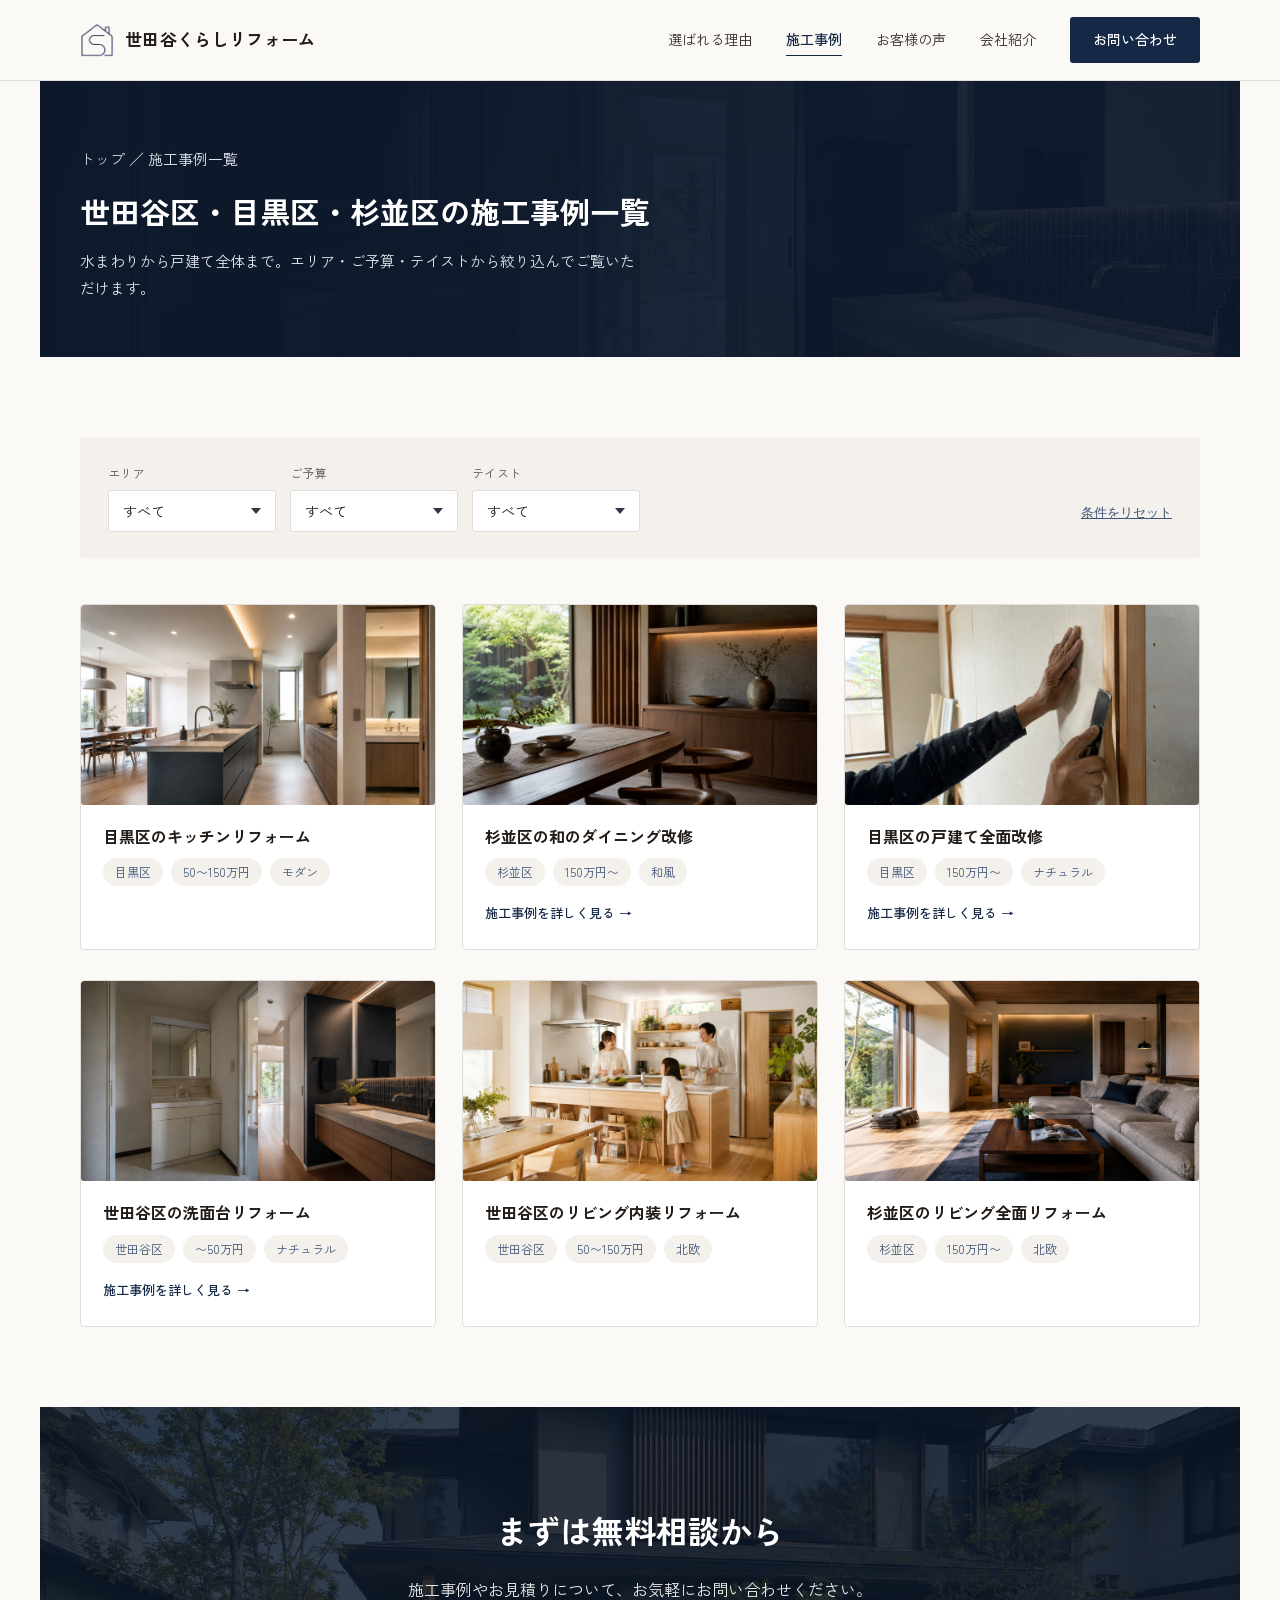
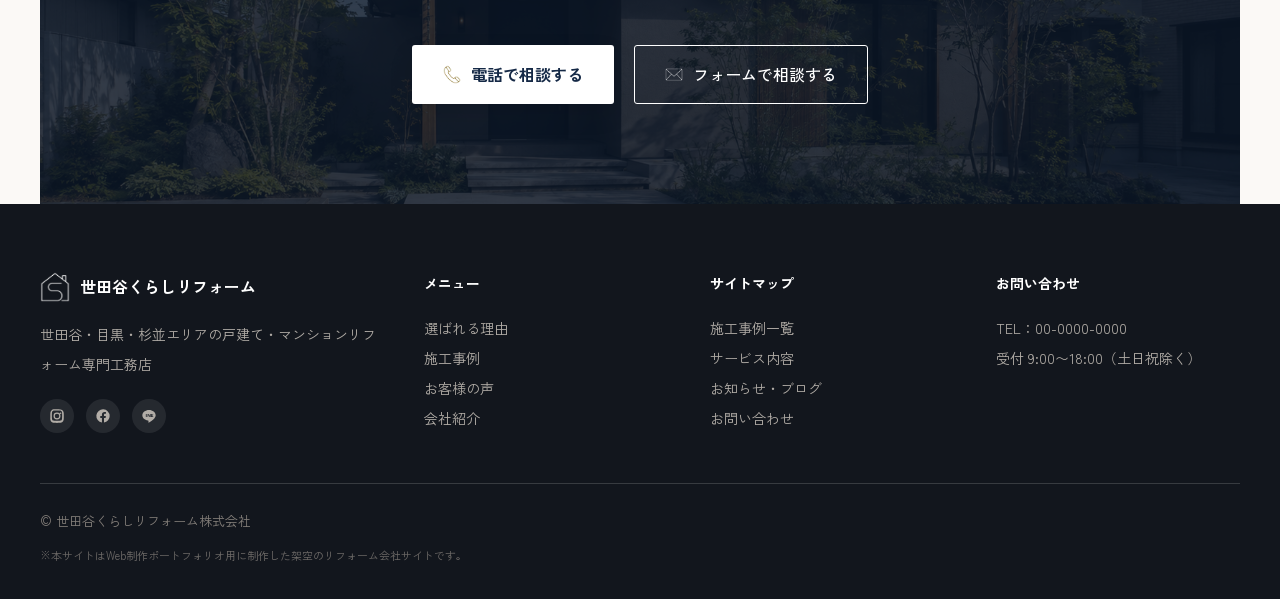
<file: case.html>
<!DOCTYPE html>
<html lang="ja">
<head>
<meta charset="utf-8">
<meta name="viewport" content="width=device-width, initial-scale=1">
<title>施工事例一覧｜世田谷くらしリフォーム</title>
<meta name="description" content="世田谷くらしリフォームの施工事例一覧。エリア・ご予算・テイストから絞り込んで、キッチンや浴室、内装、外壁など施工事例のBefore/Afterをご覧いただけます。">
<link rel="canonical" href="https://setagaya-kurashi-reform-demo.example/case.html">
<meta property="og:type" content="website">
<meta property="og:title" content="施工事例一覧｜世田谷くらしリフォーム">
<meta property="og:description" content="キッチン・浴室・内装から全面改修まで。世田谷・目黒・杉並エリアの施工事例をご紹介します。">
<meta property="og:site_name" content="世田谷くらしリフォーム">
<meta property="og:image" content="assets/og-image.png">
<meta property="og:url" content="https://setagaya-kurashi-reform-demo.example/case.html">
<meta property="og:locale" content="ja_JP">
<meta name="twitter:card" content="summary_large_image">
<link rel="icon" href="assets/favicon-32.png" type="image/png">
<link rel="apple-touch-icon" href="assets/apple-touch-icon.png">
<link rel="preconnect" href="https://fonts.googleapis.com">
<link rel="preconnect" href="https://fonts.gstatic.com" crossorigin>
<link href="https://fonts.googleapis.com/css2?family=Zen+Kaku+Gothic+New:wght@400;500;700&display=swap" rel="stylesheet">
<link rel="stylesheet" href="assets/css/style.css">
<!-- Google tag (gtag.js) — デモ用のプレースホルダー測定IDです。本番導入時は実際のGA4測定IDに差し替えてください -->
<script async src="https://www.googletagmanager.com/gtag/js?id=G-XXXXXXXXXX"></script>
<script>
  window.dataLayer = window.dataLayer || [];
  function gtag(){dataLayer.push(arguments);}
  gtag('js', new Date());
  gtag('config', 'G-XXXXXXXXXX');
</script>
</head>
<body>

<header class="site-header">
  <div class="header-inner">
    <a class="brand" href="index.html" aria-label="世田谷くらしリフォーム トップへ">
      <img src="assets/img/logo.png" alt="" class="brand-logo">
      <span class="brand-name">世田谷くらしリフォーム</span>
    </a>
    <nav class="gnav" aria-label="グローバルナビゲーション">
      <a href="index.html#reasons">選ばれる理由</a>
      <a href="case.html" class="is-current">施工事例</a>
      <a href="index.html#voice">お客様の声</a>
      <a href="index.html#company">会社紹介</a>
      <a class="btn btn-primary btn-sm" href="contact.html">お問い合わせ</a>
    </nav>
    <button type="button" class="menu-toggle" aria-label="メニューを開く" aria-expanded="false">
      <span></span><span></span><span></span>
    </button>
  </div>
</header>

<main>

  <section class="page-header">
    <img src="assets/img/before-after.png" alt="" class="page-header-img">
    <div class="page-header-scrim"></div>
    <div class="page-header-inner">
      <p class="breadcrumb"><a href="index.html">トップ</a> ／ 施工事例一覧</p>
      <h1>世田谷区・目黒区・杉並区の施工事例一覧</h1>
      <p>水まわりから戸建て全体まで。エリア・ご予算・テイストから絞り込んでご覧いただけます。</p>
    </div>
  </section>

  <section class="section">
    <form class="case-filter reveal" aria-label="施工事例の絞り込み">
      <div class="case-filter-field">
        <label for="filter-area">エリア</label>
        <select id="filter-area" name="area">
          <option value="all">すべて</option>
          <option value="setagaya">世田谷区</option>
          <option value="meguro">目黒区</option>
          <option value="suginami">杉並区</option>
        </select>
      </div>
      <div class="case-filter-field">
        <label for="filter-budget">ご予算</label>
        <select id="filter-budget" name="budget">
          <option value="all">すべて</option>
          <option value="low">〜50万円</option>
          <option value="mid">50〜150万円</option>
          <option value="high">150万円〜</option>
        </select>
      </div>
      <div class="case-filter-field">
        <label for="filter-taste">テイスト</label>
        <select id="filter-taste" name="taste">
          <option value="all">すべて</option>
          <option value="natural">ナチュラル</option>
          <option value="modern">モダン</option>
          <option value="japanese">和風</option>
          <option value="nordic">北欧</option>
        </select>
      </div>
      <button type="button" class="case-filter-reset">条件をリセット</button>
    </form>

    <div class="case-gallery">
      <div class="case-card reveal reveal-1" data-area="meguro" data-budget="mid" data-taste="modern">
        <img src="assets/img/case-kitchen.png" alt="目黒区のキッチンリフォーム施工事例">
        <div class="case-card-body">
          <h3>目黒区のキッチンリフォーム</h3>
          <div class="case-tags">
            <span class="case-tag">目黒区</span>
            <span class="case-tag">50〜150万円</span>
            <span class="case-tag">モダン</span>
          </div>
        </div>
      </div>

      <div class="case-card reveal reveal-2" data-area="suginami" data-budget="high" data-taste="japanese">
        <img src="assets/img/case-dining.png" alt="杉並区の和室リフォーム施工事例">
        <div class="case-card-body">
          <h3>杉並区の和のダイニング改修</h3>
          <div class="case-tags">
            <span class="case-tag">杉並区</span>
            <span class="case-tag">150万円〜</span>
            <span class="case-tag">和風</span>
          </div>
          <a href="case-dining.html" class="case-detail-link">施工事例を詳しく見る →</a>
        </div>
      </div>

      <div class="case-card reveal reveal-3" data-area="meguro" data-budget="high" data-taste="natural">
        <img src="assets/img/case-wallcloth.png" alt="目黒区の戸建て全面改修 施工の様子">
        <div class="case-card-body">
          <h3>目黒区の戸建て全面改修</h3>
          <div class="case-tags">
            <span class="case-tag">目黒区</span>
            <span class="case-tag">150万円〜</span>
            <span class="case-tag">ナチュラル</span>
          </div>
          <a href="case-fullhouse.html" class="case-detail-link">施工事例を詳しく見る →</a>
        </div>
      </div>

      <div class="case-card reveal reveal-1" data-area="setagaya" data-budget="low" data-taste="natural">
        <img src="assets/img/before-after.png" alt="世田谷区の洗面台リフォーム施工事例">
        <div class="case-card-body">
          <h3>世田谷区の洗面台リフォーム</h3>
          <div class="case-tags">
            <span class="case-tag">世田谷区</span>
            <span class="case-tag">〜50万円</span>
            <span class="case-tag">ナチュラル</span>
          </div>
          <a href="case-washbasin.html" class="case-detail-link">施工事例を詳しく見る →</a>
        </div>
      </div>

      <div class="case-card reveal reveal-2" data-area="setagaya" data-budget="mid" data-taste="nordic">
        <img src="assets/img/company-family.png" alt="世田谷区のリビング内装リフォーム施工事例">
        <div class="case-card-body">
          <h3>世田谷区のリビング内装リフォーム</h3>
          <div class="case-tags">
            <span class="case-tag">世田谷区</span>
            <span class="case-tag">50〜150万円</span>
            <span class="case-tag">北欧</span>
          </div>
        </div>
      </div>

      <div class="case-card reveal reveal-3" data-area="suginami" data-budget="high" data-taste="nordic">
        <img src="assets/img/hero.png" alt="杉並区のリビング全面リフォーム施工事例">
        <div class="case-card-body">
          <h3>杉並区のリビング全面リフォーム</h3>
          <div class="case-tags">
            <span class="case-tag">杉並区</span>
            <span class="case-tag">150万円〜</span>
            <span class="case-tag">北欧</span>
          </div>
        </div>
      </div>
    </div>

    <p class="case-empty" hidden>該当する施工事例が見つかりませんでした。条件を変えてお試しください。</p>
  </section>

  <section class="cta">
    <img src="assets/img/cta-exterior.png" alt="施工実績のある住まいの外観" class="cta-img">
    <div class="cta-scrim"></div>
    <div class="cta-inner reveal">
      <h2>まずは無料相談から</h2>
      <p>施工事例やお見積りについて、お気軽にお問い合わせください。</p>
      <div class="cta-actions">
        <a href="tel:0000000000" class="btn btn-onlight">
          <img src="assets/img/icon-phone.png" alt="" class="btn-icon btn-icon--tint">電話で相談する
        </a>
        <a href="contact.html" class="btn btn-outline-onlight">
          <img src="assets/img/icon-mail.png" alt="" class="btn-icon btn-icon--white">フォームで相談する
        </a>
      </div>
    </div>
  </section>

</main>

<footer class="site-footer">
  <div class="footer-inner">
    <div class="footer-col footer-col--brand">
      <div class="footer-brand">
        <img src="assets/img/logo.png" alt="" class="footer-logo">
        <span>世田谷くらしリフォーム</span>
      </div>
      <p>世田谷・目黒・杉並エリアの戸建て・マンションリフォーム専門工務店</p>
      <div class="footer-social">
        <a href="#" aria-label="Instagram"><svg viewBox="0 0 24 24"><path d="M12 2c2.7 0 3.1 0 4.1.1 1.1 0 1.8.2 2.5.5.7.3 1.2.6 1.8 1.2.6.6.9 1.1 1.2 1.8.3.7.5 1.4.5 2.5.1 1 .1 1.4.1 4.1s0 3.1-.1 4.1c0 1.1-.2 1.8-.5 2.5-.3.7-.6 1.2-1.2 1.8-.6.6-1.1.9-1.8 1.2-.7.3-1.4.5-2.5.5-1 .1-1.4.1-4.1.1s-3.1 0-4.1-.1c-1.1 0-1.8-.2-2.5-.5-.7-.3-1.2-.6-1.8-1.2-.6-.6-.9-1.1-1.2-1.8-.3-.7-.5-1.4-.5-2.5C2 15.1 2 14.7 2 12s0-3.1.1-4.1c0-1.1.2-1.8.5-2.5.3-.7.6-1.2 1.2-1.8.6-.6 1.1-.9 1.8-1.2.7-.3 1.4-.5 2.5-.5C8.9 2 9.3 2 12 2zm0 1.8c-2.6 0-3 0-4 .1-.9 0-1.4.2-1.7.3-.4.2-.7.3-1 .6-.3.3-.5.6-.6 1-.1.3-.3.8-.3 1.7-.1 1-.1 1.3-.1 4s0 3 .1 4c0 .9.2 1.4.3 1.7.2.4.3.7.6 1 .3.3.6.5 1 .6.3.1.8.3 1.7.3 1 .1 1.3.1 4 .1s3 0 4-.1c.9 0 1.4-.2 1.7-.3.4-.2.7-.3 1-.6.3-.3.5-.6.6-1 .1-.3.3-.8.3-1.7.1-1 .1-1.3.1-4s0-3-.1-4c0-.9-.2-1.4-.3-1.7-.2-.4-.3-.7-.6-1-.3-.3-.6-.5-1-.6-.3-.1-.8-.3-1.7-.3-1-.1-1.3-.1-4-.1zm0 3a5.2 5.2 0 1 1 0 10.4A5.2 5.2 0 0 1 12 6.8zm0 1.8a3.4 3.4 0 1 0 0 6.8 3.4 3.4 0 0 0 0-6.8zm5.4-2a1.2 1.2 0 1 1 0 2.4 1.2 1.2 0 0 1 0-2.4z"/></svg></a>
        <a href="#" aria-label="Facebook"><svg viewBox="0 0 24 24"><path d="M22 12a10 10 0 1 0-11.6 9.9v-7H7.9V12h2.5V9.8c0-2.5 1.5-3.9 3.8-3.9 1.1 0 2.2.2 2.2.2v2.4h-1.3c-1.2 0-1.6.8-1.6 1.6V12h2.8l-.4 2.9h-2.4v7A10 10 0 0 0 22 12z"/></svg></a>
        <a href="#" aria-label="LINE"><svg viewBox="0 0 24 24"><path d="M12 3C6.5 3 2 6.6 2 11c0 3.9 3.5 7.2 8.3 7.9.3.1.8.2.9.5.1.3.1.7 0 1l-.1.9c0 .3-.2 1 .9.6 1.1-.4 5.9-3.5 8-6C21.4 13.7 22 12.4 22 11c0-4.4-4.5-8-10-8zm-4.7 5.9h1.2v4.6H7.3V8.9zm2.6 0h1.2l2.2 3v-3h1.1v4.6H13l-2.2-3v3H9.9V8.9zm5.4 0h3v1H16v.8h1.9v1H16v.8h2.3v1h-3.4V8.9z"/></svg></a>
      </div>
    </div>
    <div class="footer-col">
      <p class="footer-heading">メニュー</p>
      <p><a href="index.html#reasons">選ばれる理由</a><br><a href="case.html">施工事例</a><br><a href="index.html#voice">お客様の声</a><br><a href="index.html#company">会社紹介</a></p>
    </div>
    <div class="footer-col">
      <p class="footer-heading">サイトマップ</p>
      <p><a href="case.html">施工事例一覧</a><br><a href="services.html">サービス内容</a><br><a href="blog.html">お知らせ・ブログ</a><br><a href="contact.html">お問い合わせ</a></p>
    </div>
    <div class="footer-col">
      <p class="footer-heading">お問い合わせ</p>
      <p>TEL：00-0000-0000<br>受付 9:00〜18:00（土日祝除く）</p>
    </div>
  </div>
  <div class="footer-bottom">© 世田谷くらしリフォーム株式会社</div>
  <p class="demo-note">※本サイトはWeb制作ポートフォリオ用に制作した架空のリフォーム会社サイトです。</p>
</footer>

<div class="mobile-fixed-cta">
  <a href="tel:0000000000" class="btn btn-onlight">
    <img src="assets/img/icon-phone.png" alt="" class="btn-icon btn-icon--tint">電話で相談
  </a>
  <a href="contact.html" class="btn btn-primary">無料相談・見積もり</a>
</div>

<script src="assets/js/main.js"></script>
</body>
</html>
</file>
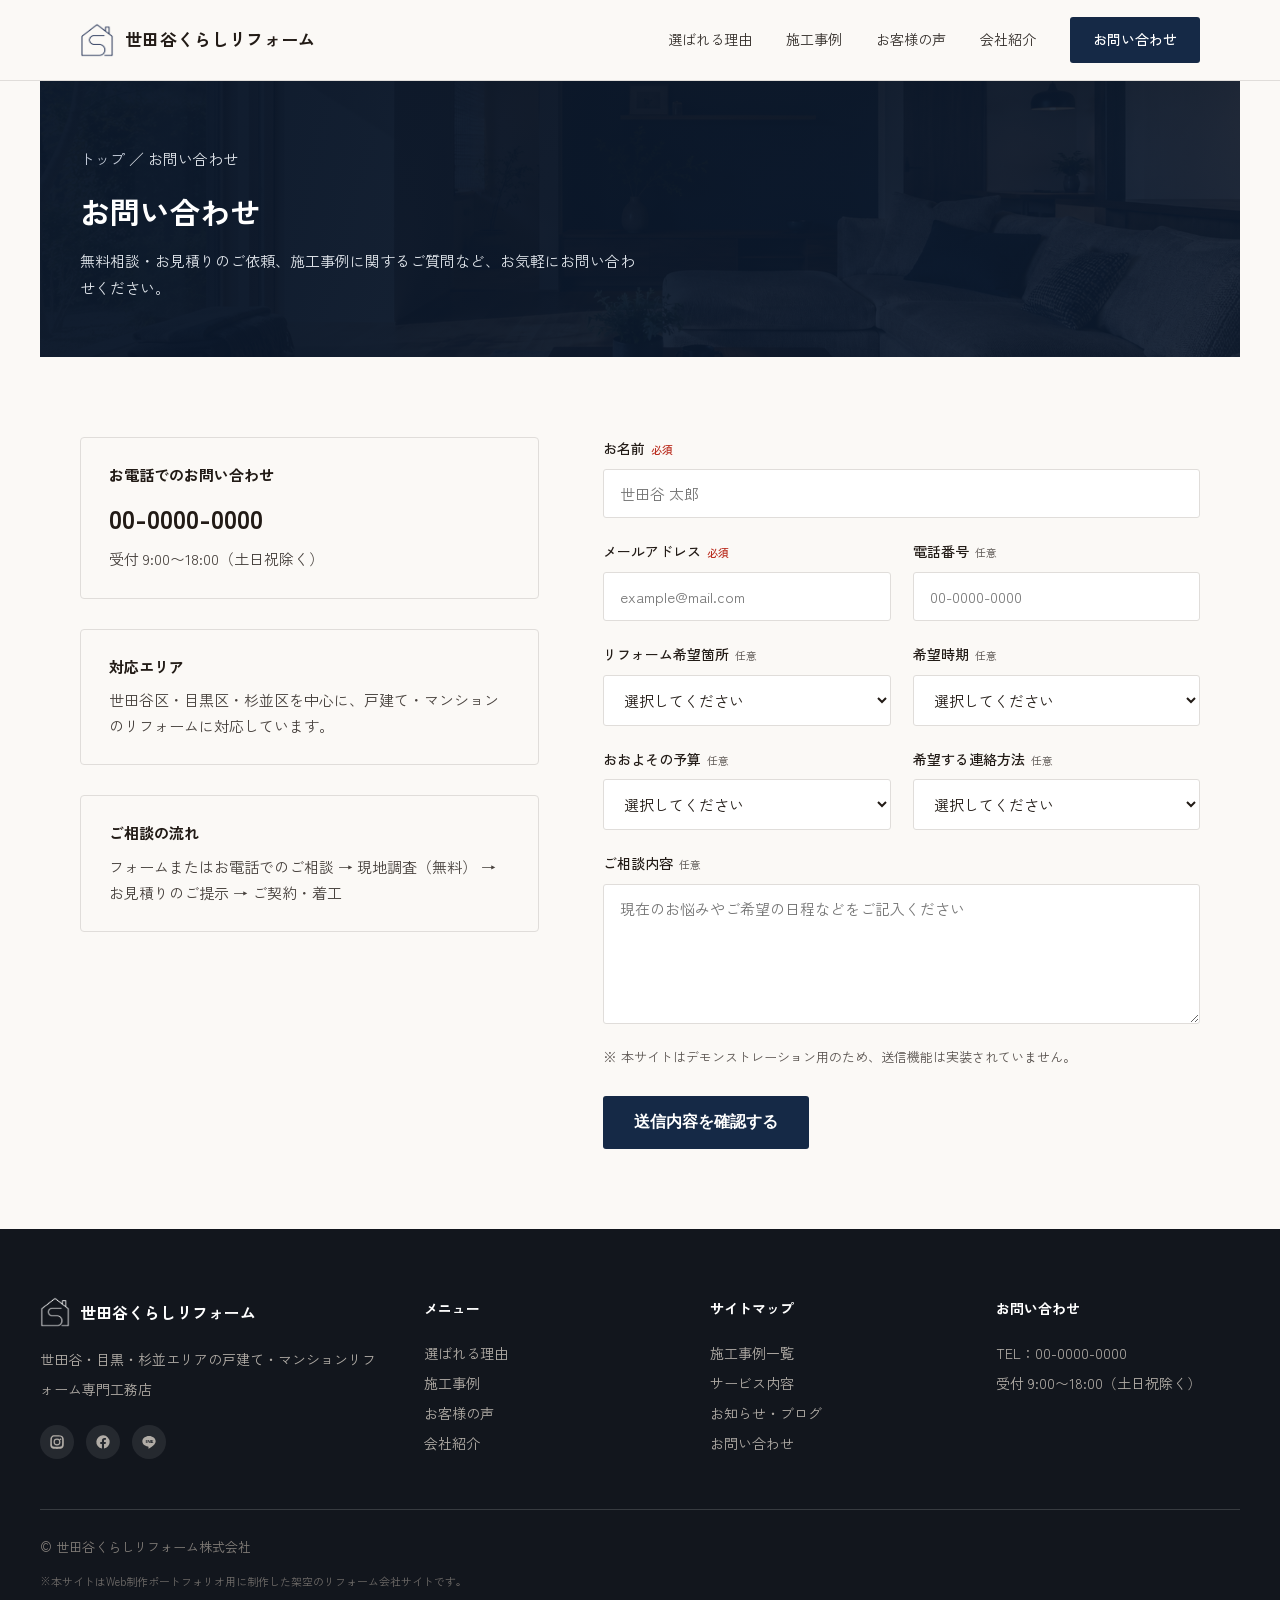
<file: contact.html>
<!DOCTYPE html>
<html lang="ja">
<head>
<meta charset="utf-8">
<meta name="viewport" content="width=device-width, initial-scale=1">
<title>お問い合わせ｜世田谷くらしリフォーム</title>
<meta name="description" content="世田谷くらしリフォームへのお問い合わせはこちらから。無料相談・お見積りのご依頼、施工事例に関するご質問もお気軽にどうぞ。">
<link rel="canonical" href="https://setagaya-kurashi-reform-demo.example/contact.html">
<meta property="og:type" content="website">
<meta property="og:title" content="お問い合わせ｜世田谷くらしリフォーム">
<meta property="og:description" content="無料相談・お見積りのご依頼はこちらから。世田谷・目黒・杉並エリア対応。">
<meta property="og:site_name" content="世田谷くらしリフォーム">
<meta property="og:image" content="assets/og-image.png">
<meta property="og:url" content="https://setagaya-kurashi-reform-demo.example/contact.html">
<meta property="og:locale" content="ja_JP">
<meta name="twitter:card" content="summary_large_image">
<link rel="icon" href="assets/favicon-32.png" type="image/png">
<link rel="apple-touch-icon" href="assets/apple-touch-icon.png">
<link rel="preconnect" href="https://fonts.googleapis.com">
<link rel="preconnect" href="https://fonts.gstatic.com" crossorigin>
<link href="https://fonts.googleapis.com/css2?family=Zen+Kaku+Gothic+New:wght@400;500;700&display=swap" rel="stylesheet">
<link rel="stylesheet" href="assets/css/style.css">
<!-- Google tag (gtag.js) — デモ用のプレースホルダー測定IDです。本番導入時は実際のGA4測定IDに差し替えてください -->
<script async src="https://www.googletagmanager.com/gtag/js?id=G-XXXXXXXXXX"></script>
<script>
  window.dataLayer = window.dataLayer || [];
  function gtag(){dataLayer.push(arguments);}
  gtag('js', new Date());
  gtag('config', 'G-XXXXXXXXXX');
</script>
</head>
<body>

<header class="site-header">
  <div class="header-inner">
    <a class="brand" href="index.html" aria-label="世田谷くらしリフォーム トップへ">
      <img src="assets/img/logo.png" alt="" class="brand-logo">
      <span class="brand-name">世田谷くらしリフォーム</span>
    </a>
    <nav class="gnav" aria-label="グローバルナビゲーション">
      <a href="index.html#reasons">選ばれる理由</a>
      <a href="case.html">施工事例</a>
      <a href="index.html#voice">お客様の声</a>
      <a href="index.html#company">会社紹介</a>
      <a class="btn btn-primary btn-sm" href="contact.html">お問い合わせ</a>
    </nav>
    <button type="button" class="menu-toggle" aria-label="メニューを開く" aria-expanded="false">
      <span></span><span></span><span></span>
    </button>
  </div>
</header>

<main>

  <section class="page-header">
    <img src="assets/img/hero.png" alt="" class="page-header-img">
    <div class="page-header-scrim"></div>
    <div class="page-header-inner">
      <p class="breadcrumb"><a href="index.html">トップ</a> ／ お問い合わせ</p>
      <h1>お問い合わせ</h1>
      <p>無料相談・お見積りのご依頼、施工事例に関するご質問など、お気軽にお問い合わせください。</p>
    </div>
  </section>

  <section class="section">
    <div class="contact-layout">
      <div class="contact-info reveal">
        <div class="contact-info-block">
          <h3>お電話でのお問い合わせ</h3>
          <a class="tel-number" href="tel:0000000000">00-0000-0000</a>
          <p>受付 9:00〜18:00（土日祝除く）</p>
        </div>
        <div class="contact-info-block">
          <h3>対応エリア</h3>
          <p>世田谷区・目黒区・杉並区を中心に、戸建て・マンションのリフォームに対応しています。</p>
        </div>
        <div class="contact-info-block">
          <h3>ご相談の流れ</h3>
          <p>フォームまたはお電話でのご相談 → 現地調査（無料） → お見積りのご提示 → ご契約・着工</p>
        </div>
      </div>

      <form class="contact-form reveal reveal-1" novalidate>
        <div class="form-row">
          <label for="name">お名前<span class="required">必須</span></label>
          <input type="text" id="name" name="name" placeholder="世田谷 太郎" required>
        </div>

        <div class="form-grid-2">
          <div class="form-row">
            <label for="email">メールアドレス<span class="required">必須</span></label>
            <input type="email" id="email" name="email" placeholder="example@mail.com" required>
          </div>
          <div class="form-row">
            <label for="tel">電話番号<span class="form-optional">任意</span></label>
            <input type="tel" id="tel" name="tel" placeholder="00-0000-0000">
          </div>
        </div>

        <div class="form-grid-2">
          <div class="form-row">
            <label for="place">リフォーム希望箇所<span class="form-optional">任意</span></label>
            <select id="place" name="place">
              <option value="">選択してください</option>
              <option value="kitchen">キッチン</option>
              <option value="bath">浴室</option>
              <option value="washbasin">洗面台</option>
              <option value="toilet">トイレ</option>
              <option value="interior">内装</option>
              <option value="exterior">外壁・屋根</option>
              <option value="full">全面改修</option>
              <option value="other">その他・未定</option>
            </select>
          </div>
          <div class="form-row">
            <label for="timing">希望時期<span class="form-optional">任意</span></label>
            <select id="timing" name="timing">
              <option value="">選択してください</option>
              <option value="asap">できるだけ早く</option>
              <option value="1m">1ヶ月以内</option>
              <option value="3m">3ヶ月以内</option>
              <option value="undecided">まだ未定</option>
            </select>
          </div>
        </div>

        <div class="form-grid-2">
          <div class="form-row">
            <label for="budget">おおよその予算<span class="form-optional">任意</span></label>
            <select id="budget" name="budget">
              <option value="">選択してください</option>
              <option value="low">〜50万円</option>
              <option value="mid">50〜150万円</option>
              <option value="high">150〜300万円</option>
              <option value="full">300万円〜</option>
              <option value="undecided">未定</option>
            </select>
          </div>
          <div class="form-row">
            <label for="contact-method">希望する連絡方法<span class="form-optional">任意</span></label>
            <select id="contact-method" name="contact-method">
              <option value="">選択してください</option>
              <option value="tel">電話</option>
              <option value="email">メール</option>
              <option value="either">どちらでも</option>
            </select>
          </div>
        </div>

        <div class="form-row">
          <label for="message">ご相談内容<span class="form-optional">任意</span></label>
          <textarea id="message" name="message" placeholder="現在のお悩みやご希望の日程などをご記入ください"></textarea>
        </div>
        <p class="form-note">※ 本サイトはデモンストレーション用のため、送信機能は実装されていません。</p>
        <button type="submit" class="btn btn-primary">送信内容を確認する</button>
        <p class="form-note-result" role="status" hidden>ご送信ありがとうございます（デモ表示）。実際のサイトでは、この後お問い合わせ内容を確認・送信する画面に進みます。</p>
      </form>
    </div>
  </section>

</main>

<footer class="site-footer">
  <div class="footer-inner">
    <div class="footer-col footer-col--brand">
      <div class="footer-brand">
        <img src="assets/img/logo.png" alt="" class="footer-logo">
        <span>世田谷くらしリフォーム</span>
      </div>
      <p>世田谷・目黒・杉並エリアの戸建て・マンションリフォーム専門工務店</p>
      <div class="footer-social">
        <a href="#" aria-label="Instagram"><svg viewBox="0 0 24 24"><path d="M12 2c2.7 0 3.1 0 4.1.1 1.1 0 1.8.2 2.5.5.7.3 1.2.6 1.8 1.2.6.6.9 1.1 1.2 1.8.3.7.5 1.4.5 2.5.1 1 .1 1.4.1 4.1s0 3.1-.1 4.1c0 1.1-.2 1.8-.5 2.5-.3.7-.6 1.2-1.2 1.8-.6.6-1.1.9-1.8 1.2-.7.3-1.4.5-2.5.5-1 .1-1.4.1-4.1.1s-3.1 0-4.1-.1c-1.1 0-1.8-.2-2.5-.5-.7-.3-1.2-.6-1.8-1.2-.6-.6-.9-1.1-1.2-1.8-.3-.7-.5-1.4-.5-2.5C2 15.1 2 14.7 2 12s0-3.1.1-4.1c0-1.1.2-1.8.5-2.5.3-.7.6-1.2 1.2-1.8.6-.6 1.1-.9 1.8-1.2.7-.3 1.4-.5 2.5-.5C8.9 2 9.3 2 12 2zm0 1.8c-2.6 0-3 0-4 .1-.9 0-1.4.2-1.7.3-.4.2-.7.3-1 .6-.3.3-.5.6-.6 1-.1.3-.3.8-.3 1.7-.1 1-.1 1.3-.1 4s0 3 .1 4c0 .9.2 1.4.3 1.7.2.4.3.7.6 1 .3.3.6.5 1 .6.3.1.8.3 1.7.3 1 .1 1.3.1 4 .1s3 0 4-.1c.9 0 1.4-.2 1.7-.3.4-.2.7-.3 1-.6.3-.3.5-.6.6-1 .1-.3.3-.8.3-1.7.1-1 .1-1.3.1-4s0-3-.1-4c0-.9-.2-1.4-.3-1.7-.2-.4-.3-.7-.6-1-.3-.3-.6-.5-1-.6-.3-.1-.8-.3-1.7-.3-1-.1-1.3-.1-4-.1zm0 3a5.2 5.2 0 1 1 0 10.4A5.2 5.2 0 0 1 12 6.8zm0 1.8a3.4 3.4 0 1 0 0 6.8 3.4 3.4 0 0 0 0-6.8zm5.4-2a1.2 1.2 0 1 1 0 2.4 1.2 1.2 0 0 1 0-2.4z"/></svg></a>
        <a href="#" aria-label="Facebook"><svg viewBox="0 0 24 24"><path d="M22 12a10 10 0 1 0-11.6 9.9v-7H7.9V12h2.5V9.8c0-2.5 1.5-3.9 3.8-3.9 1.1 0 2.2.2 2.2.2v2.4h-1.3c-1.2 0-1.6.8-1.6 1.6V12h2.8l-.4 2.9h-2.4v7A10 10 0 0 0 22 12z"/></svg></a>
        <a href="#" aria-label="LINE"><svg viewBox="0 0 24 24"><path d="M12 3C6.5 3 2 6.6 2 11c0 3.9 3.5 7.2 8.3 7.9.3.1.8.2.9.5.1.3.1.7 0 1l-.1.9c0 .3-.2 1 .9.6 1.1-.4 5.9-3.5 8-6C21.4 13.7 22 12.4 22 11c0-4.4-4.5-8-10-8zm-4.7 5.9h1.2v4.6H7.3V8.9zm2.6 0h1.2l2.2 3v-3h1.1v4.6H13l-2.2-3v3H9.9V8.9zm5.4 0h3v1H16v.8h1.9v1H16v.8h2.3v1h-3.4V8.9z"/></svg></a>
      </div>
    </div>
    <div class="footer-col">
      <p class="footer-heading">メニュー</p>
      <p><a href="index.html#reasons">選ばれる理由</a><br><a href="case.html">施工事例</a><br><a href="index.html#voice">お客様の声</a><br><a href="index.html#company">会社紹介</a></p>
    </div>
    <div class="footer-col">
      <p class="footer-heading">サイトマップ</p>
      <p><a href="case.html">施工事例一覧</a><br><a href="services.html">サービス内容</a><br><a href="blog.html">お知らせ・ブログ</a><br><a href="contact.html">お問い合わせ</a></p>
    </div>
    <div class="footer-col">
      <p class="footer-heading">お問い合わせ</p>
      <p>TEL：00-0000-0000<br>受付 9:00〜18:00（土日祝除く）</p>
    </div>
  </div>
  <div class="footer-bottom">© 世田谷くらしリフォーム株式会社</div>
  <p class="demo-note">※本サイトはWeb制作ポートフォリオ用に制作した架空のリフォーム会社サイトです。</p>
</footer>

<div class="mobile-fixed-cta">
  <a href="tel:0000000000" class="btn btn-onlight">
    <img src="assets/img/icon-phone.png" alt="" class="btn-icon btn-icon--tint">電話で相談
  </a>
  <a href="contact.html" class="btn btn-primary">無料相談・見積もり</a>
</div>

<script src="assets/js/main.js"></script>
</body>
</html>
</file>
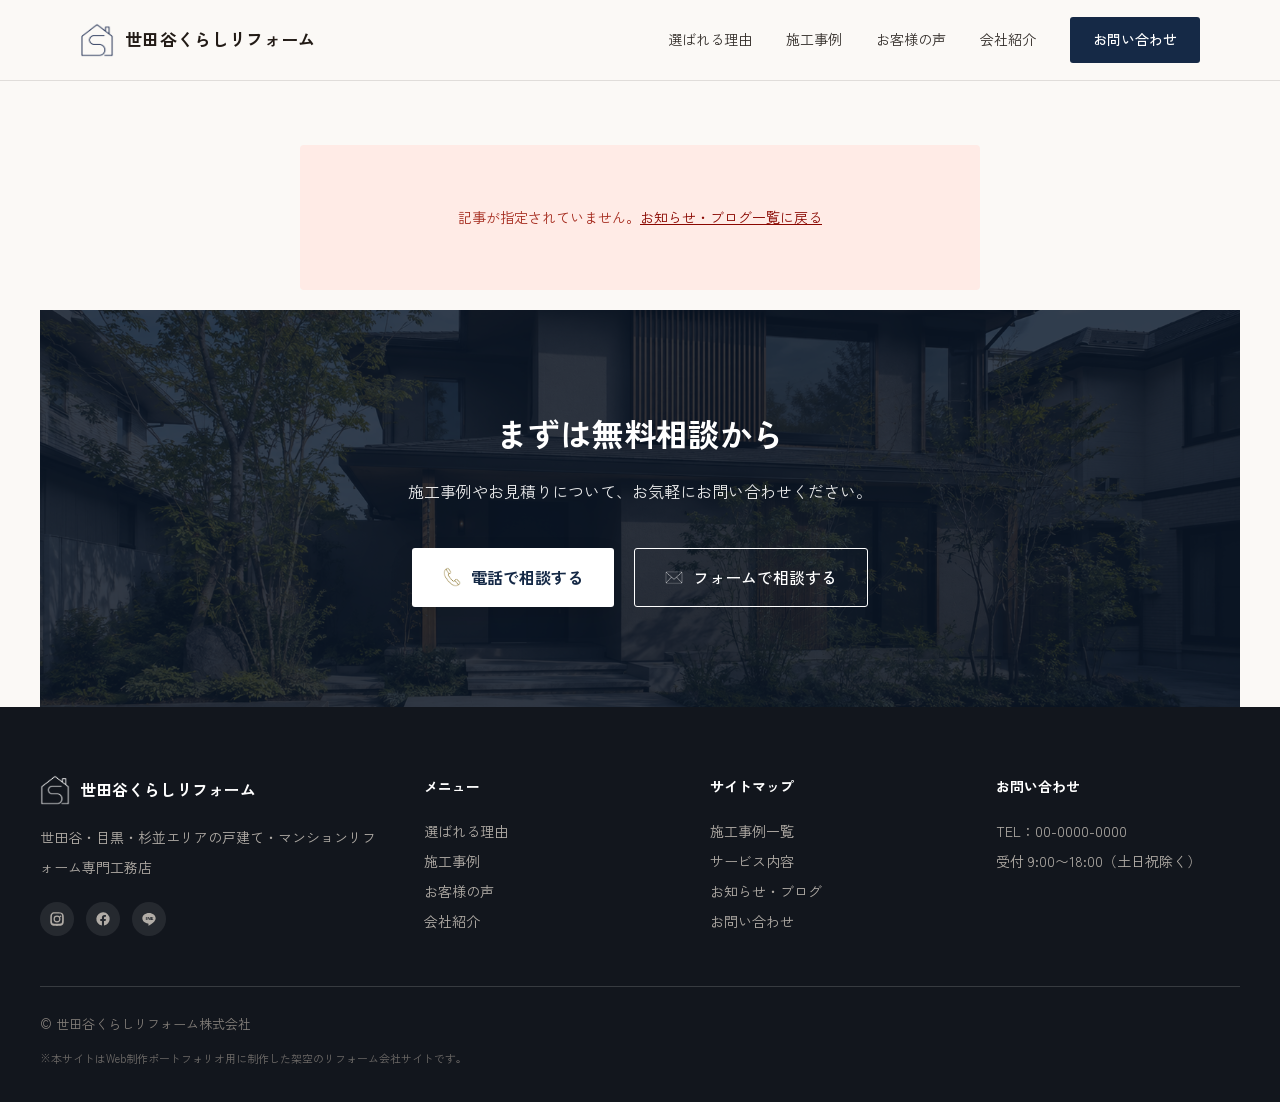
<file: post.html>
<!DOCTYPE html>
<html lang="ja">
<head>
<meta charset="utf-8">
<meta name="viewport" content="width=device-width, initial-scale=1">
<title>記事詳細｜世田谷くらしリフォーム</title>
<meta name="description" content="世田谷くらしリフォームのお知らせ・ブログ記事です。">
<meta name="robots" content="noindex">
<link rel="icon" href="assets/favicon-32.png" type="image/png">
<link rel="apple-touch-icon" href="assets/apple-touch-icon.png">
<link rel="preconnect" href="https://fonts.googleapis.com">
<link rel="preconnect" href="https://fonts.gstatic.com" crossorigin>
<link href="https://fonts.googleapis.com/css2?family=Zen+Kaku+Gothic+New:wght@400;500;700&display=swap" rel="stylesheet">
<link rel="stylesheet" href="assets/css/style.css">
<!-- Google tag (gtag.js) — デモ用のプレースホルダー測定IDです。本番導入時は実際のGA4測定IDに差し替えてください -->
<script async src="https://www.googletagmanager.com/gtag/js?id=G-XXXXXXXXXX"></script>
<script>
  window.dataLayer = window.dataLayer || [];
  function gtag(){dataLayer.push(arguments);}
  gtag('js', new Date());
  gtag('config', 'G-XXXXXXXXXX');
</script>
</head>
<body>

<header class="site-header">
  <div class="header-inner">
    <a class="brand" href="index.html" aria-label="世田谷くらしリフォーム トップへ">
      <img src="assets/img/logo.png" alt="" class="brand-logo">
      <span class="brand-name">世田谷くらしリフォーム</span>
    </a>
    <nav class="gnav" aria-label="グローバルナビゲーション">
      <a href="index.html#reasons">選ばれる理由</a>
      <a href="case.html">施工事例</a>
      <a href="index.html#voice">お客様の声</a>
      <a href="index.html#company">会社紹介</a>
      <a class="btn btn-primary btn-sm" href="contact.html">お問い合わせ</a>
    </nav>
    <button type="button" class="menu-toggle" aria-label="メニューを開く" aria-expanded="false">
      <span></span><span></span><span></span>
    </button>
  </div>
</header>

<main>
  <section class="section section-narrow">
    <article data-wp-article>
      <p class="wp-loading">読み込み中…</p>
    </article>
  </section>

  <section class="cta">
    <img src="assets/img/cta-exterior.png" alt="施工実績のある住まいの外観" class="cta-img">
    <div class="cta-scrim"></div>
    <div class="cta-inner reveal">
      <h2>まずは無料相談から</h2>
      <p>施工事例やお見積りについて、お気軽にお問い合わせください。</p>
      <div class="cta-actions">
        <a href="tel:0000000000" class="btn btn-onlight">
          <img src="assets/img/icon-phone.png" alt="" class="btn-icon btn-icon--tint">電話で相談する
        </a>
        <a href="contact.html" class="btn btn-outline-onlight">
          <img src="assets/img/icon-mail.png" alt="" class="btn-icon btn-icon--white">フォームで相談する
        </a>
      </div>
    </div>
  </section>
</main>

<footer class="site-footer">
  <div class="footer-inner">
    <div class="footer-col footer-col--brand">
      <div class="footer-brand">
        <img src="assets/img/logo.png" alt="" class="footer-logo">
        <span>世田谷くらしリフォーム</span>
      </div>
      <p>世田谷・目黒・杉並エリアの戸建て・マンションリフォーム専門工務店</p>
      <div class="footer-social">
        <a href="#" aria-label="Instagram"><svg viewBox="0 0 24 24"><path d="M12 2c2.7 0 3.1 0 4.1.1 1.1 0 1.8.2 2.5.5.7.3 1.2.6 1.8 1.2.6.6.9 1.1 1.2 1.8.3.7.5 1.4.5 2.5.1 1 .1 1.4.1 4.1s0 3.1-.1 4.1c0 1.1-.2 1.8-.5 2.5-.3.7-.6 1.2-1.2 1.8-.6.6-1.1.9-1.8 1.2-.7.3-1.4.5-2.5.5-1 .1-1.4.1-4.1.1s-3.1 0-4.1-.1c-1.1 0-1.8-.2-2.5-.5-.7-.3-1.2-.6-1.8-1.2-.6-.6-.9-1.1-1.2-1.8-.3-.7-.5-1.4-.5-2.5C2 15.1 2 14.7 2 12s0-3.1.1-4.1c0-1.1.2-1.8.5-2.5.3-.7.6-1.2 1.2-1.8.6-.6 1.1-.9 1.8-1.2.7-.3 1.4-.5 2.5-.5C8.9 2 9.3 2 12 2zm0 1.8c-2.6 0-3 0-4 .1-.9 0-1.4.2-1.7.3-.4.2-.7.3-1 .6-.3.3-.5.6-.6 1-.1.3-.3.8-.3 1.7-.1 1-.1 1.3-.1 4s0 3 .1 4c0 .9.2 1.4.3 1.7.2.4.3.7.6 1 .3.3.6.5 1 .6.3.1.8.3 1.7.3 1 .1 1.3.1 4 .1s3 0 4-.1c.9 0 1.4-.2 1.7-.3.4-.2.7-.3 1-.6.3-.3.5-.6.6-1 .1-.3.3-.8.3-1.7.1-1 .1-1.3.1-4s0-3-.1-4c0-.9-.2-1.4-.3-1.7-.2-.4-.3-.7-.6-1-.3-.3-.6-.5-1-.6-.3-.1-.8-.3-1.7-.3-1-.1-1.3-.1-4-.1zm0 3a5.2 5.2 0 1 1 0 10.4A5.2 5.2 0 0 1 12 6.8zm0 1.8a3.4 3.4 0 1 0 0 6.8 3.4 3.4 0 0 0 0-6.8zm5.4-2a1.2 1.2 0 1 1 0 2.4 1.2 1.2 0 0 1 0-2.4z"/></svg></a>
        <a href="#" aria-label="Facebook"><svg viewBox="0 0 24 24"><path d="M22 12a10 10 0 1 0-11.6 9.9v-7H7.9V12h2.5V9.8c0-2.5 1.5-3.9 3.8-3.9 1.1 0 2.2.2 2.2.2v2.4h-1.3c-1.2 0-1.6.8-1.6 1.6V12h2.8l-.4 2.9h-2.4v7A10 10 0 0 0 22 12z"/></svg></a>
        <a href="#" aria-label="LINE"><svg viewBox="0 0 24 24"><path d="M12 3C6.5 3 2 6.6 2 11c0 3.9 3.5 7.2 8.3 7.9.3.1.8.2.9.5.1.3.1.7 0 1l-.1.9c0 .3-.2 1 .9.6 1.1-.4 5.9-3.5 8-6C21.4 13.7 22 12.4 22 11c0-4.4-4.5-8-10-8zm-4.7 5.9h1.2v4.6H7.3V8.9zm2.6 0h1.2l2.2 3v-3h1.1v4.6H13l-2.2-3v3H9.9V8.9zm5.4 0h3v1H16v.8h1.9v1H16v.8h2.3v1h-3.4V8.9z"/></svg></a>
      </div>
    </div>
    <div class="footer-col">
      <p class="footer-heading">メニュー</p>
      <p><a href="index.html#reasons">選ばれる理由</a><br><a href="case.html">施工事例</a><br><a href="index.html#voice">お客様の声</a><br><a href="index.html#company">会社紹介</a></p>
    </div>
    <div class="footer-col">
      <p class="footer-heading">サイトマップ</p>
      <p><a href="case.html">施工事例一覧</a><br><a href="services.html">サービス内容</a><br><a href="blog.html">お知らせ・ブログ</a><br><a href="contact.html">お問い合わせ</a></p>
    </div>
    <div class="footer-col">
      <p class="footer-heading">お問い合わせ</p>
      <p>TEL：00-0000-0000<br>受付 9:00〜18:00（土日祝除く）</p>
    </div>
  </div>
  <div class="footer-bottom">© 世田谷くらしリフォーム株式会社</div>
  <p class="demo-note">※本サイトはWeb制作ポートフォリオ用に制作した架空のリフォーム会社サイトです。</p>
</footer>

<div class="mobile-fixed-cta">
  <a href="tel:0000000000" class="btn btn-onlight">
    <img src="assets/img/icon-phone.png" alt="" class="btn-icon btn-icon--tint">電話で相談
  </a>
  <a href="contact.html" class="btn btn-primary">無料相談・見積もり</a>
</div>

<script src="assets/js/wp-config.js"></script>
<script src="assets/js/blog.js"></script>
<script src="assets/js/main.js"></script>
</body>
</html>
</file>
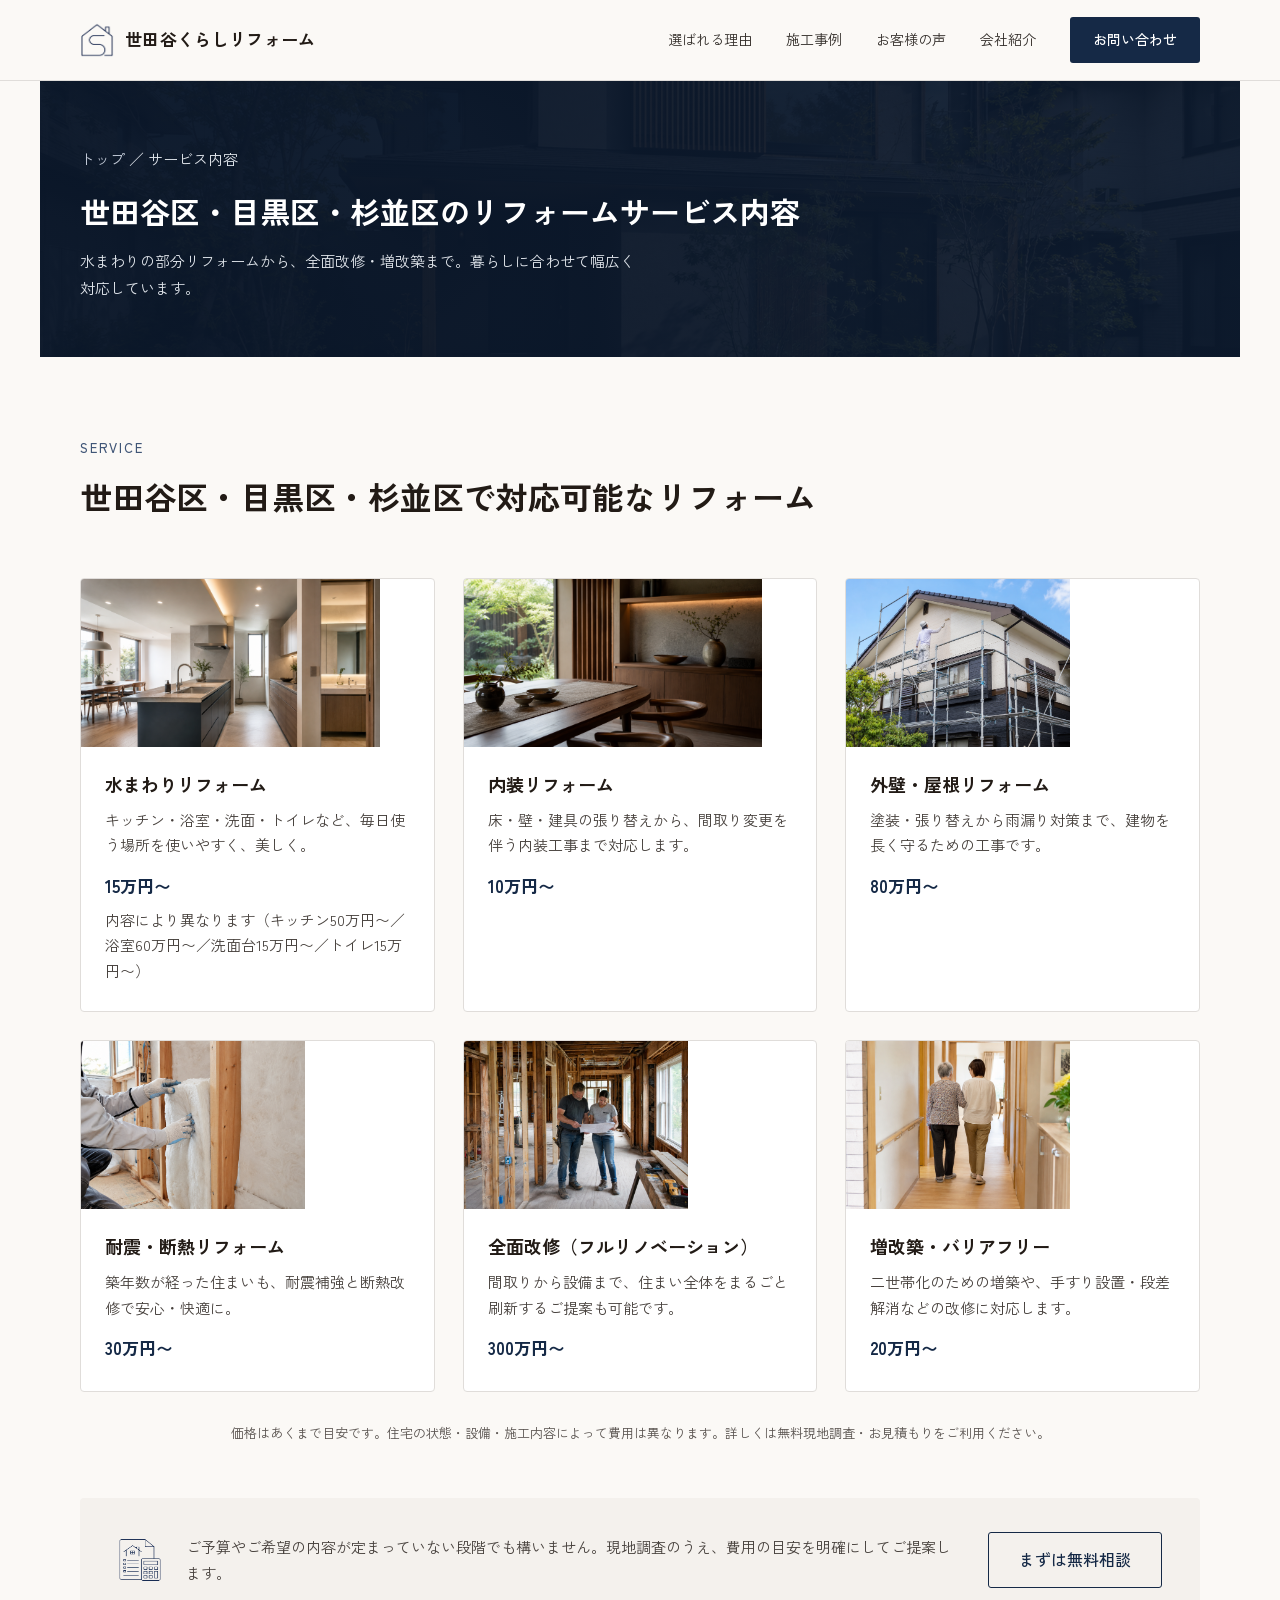
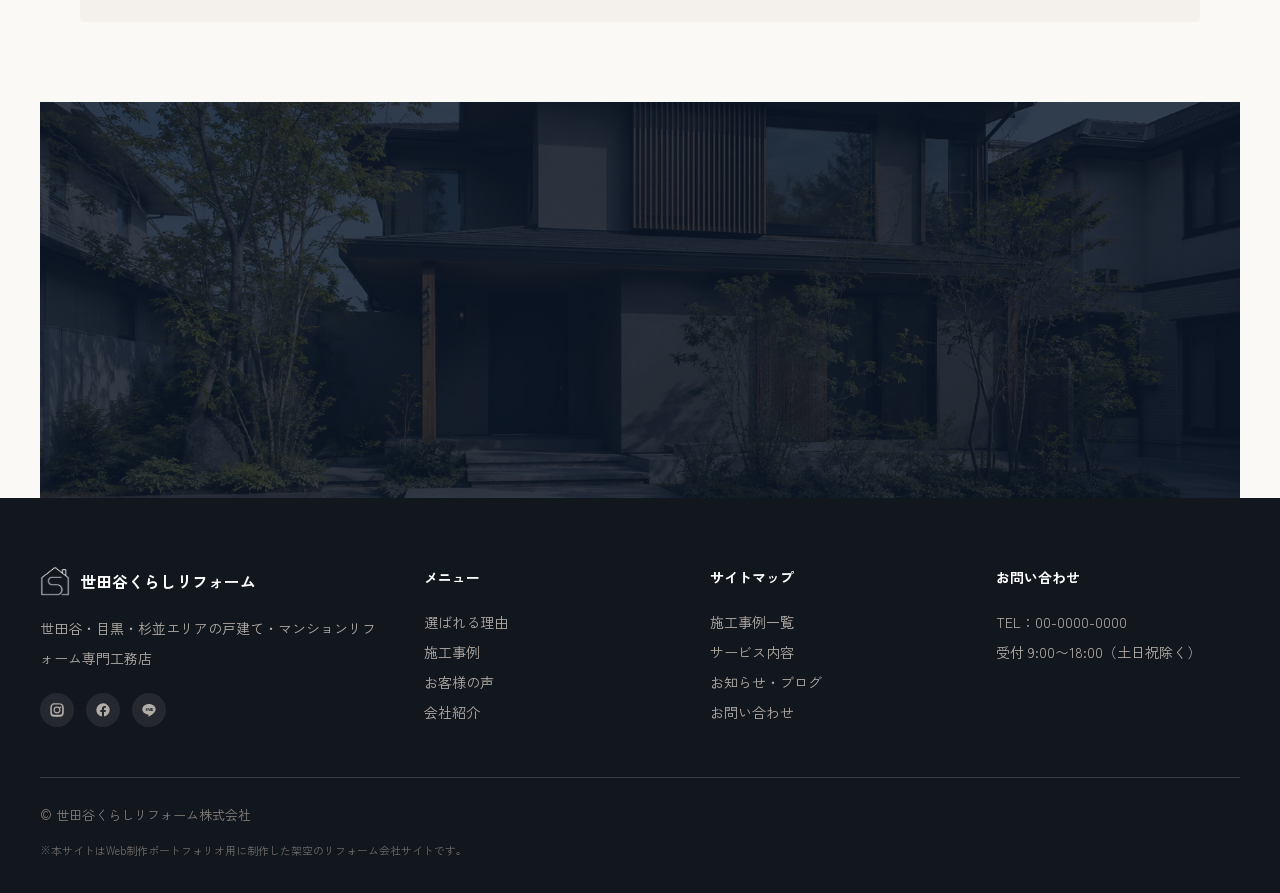
<file: services.html>
<!DOCTYPE html>
<html lang="ja">
<head>
<meta charset="utf-8">
<meta name="viewport" content="width=device-width, initial-scale=1">
<title>サービス内容｜世田谷くらしリフォーム</title>
<meta name="description" content="水まわりから内装、外壁・屋根、耐震・断熱、全面改修、増改築・バリアフリーまで。世田谷くらしリフォームが手がけるリフォームサービスをご紹介します。">
<link rel="canonical" href="https://setagaya-kurashi-reform-demo.example/services.html">
<meta property="og:type" content="website">
<meta property="og:title" content="サービス内容｜世田谷くらしリフォーム">
<meta property="og:description" content="水まわりから全面改修まで。世田谷・目黒・杉並エリアで対応するリフォームサービス一覧。">
<meta property="og:site_name" content="世田谷くらしリフォーム">
<meta property="og:image" content="assets/og-image.png">
<meta property="og:url" content="https://setagaya-kurashi-reform-demo.example/services.html">
<meta property="og:locale" content="ja_JP">
<meta name="twitter:card" content="summary_large_image">
<link rel="icon" href="assets/favicon-32.png" type="image/png">
<link rel="apple-touch-icon" href="assets/apple-touch-icon.png">
<link rel="preconnect" href="https://fonts.googleapis.com">
<link rel="preconnect" href="https://fonts.gstatic.com" crossorigin>
<link href="https://fonts.googleapis.com/css2?family=Zen+Kaku+Gothic+New:wght@400;500;700&display=swap" rel="stylesheet">
<link rel="stylesheet" href="assets/css/style.css">
<!-- Google tag (gtag.js) — デモ用のプレースホルダー測定IDです。本番導入時は実際のGA4測定IDに差し替えてください -->
<script async src="https://www.googletagmanager.com/gtag/js?id=G-XXXXXXXXXX"></script>
<script>
  window.dataLayer = window.dataLayer || [];
  function gtag(){dataLayer.push(arguments);}
  gtag('js', new Date());
  gtag('config', 'G-XXXXXXXXXX');
</script>
</head>
<body>

<header class="site-header">
  <div class="header-inner">
    <a class="brand" href="index.html" aria-label="世田谷くらしリフォーム トップへ">
      <img src="assets/img/logo.png" alt="" class="brand-logo">
      <span class="brand-name">世田谷くらしリフォーム</span>
    </a>
    <nav class="gnav" aria-label="グローバルナビゲーション">
      <a href="index.html#reasons">選ばれる理由</a>
      <a href="case.html">施工事例</a>
      <a href="index.html#voice">お客様の声</a>
      <a href="index.html#company">会社紹介</a>
      <a class="btn btn-primary btn-sm" href="contact.html">お問い合わせ</a>
    </nav>
    <button type="button" class="menu-toggle" aria-label="メニューを開く" aria-expanded="false">
      <span></span><span></span><span></span>
    </button>
  </div>
</header>

<main>

  <section class="page-header">
    <img src="assets/img/cta-exterior.png" alt="" class="page-header-img">
    <div class="page-header-scrim"></div>
    <div class="page-header-inner">
      <p class="breadcrumb"><a href="index.html">トップ</a> ／ サービス内容</p>
      <h1>世田谷区・目黒区・杉並区のリフォームサービス内容</h1>
      <p>水まわりの部分リフォームから、全面改修・増改築まで。暮らしに合わせて幅広く対応しています。</p>
    </div>
  </section>

  <section class="section">
    <p class="eyebrow reveal">SERVICE</p>
    <h2 class="reveal">世田谷区・目黒区・杉並区で対応可能なリフォーム</h2>

    <div class="services-grid">
      <div class="service-card reveal reveal-1">
        <img src="assets/img/case-kitchen.png" alt="水まわりリフォームの施工例">
        <div class="service-card-body">
          <h3>水まわりリフォーム</h3>
          <p>キッチン・浴室・洗面・トイレなど、毎日使う場所を使いやすく、美しく。</p>
          <div class="service-price">15万円〜</div>
          <p class="service-price-note">内容により異なります（キッチン50万円〜／浴室60万円〜／洗面台15万円〜／トイレ15万円〜）</p>
        </div>
      </div>
      <div class="service-card reveal reveal-2">
        <img src="assets/img/case-dining.png" alt="内装リフォームの施工例">
        <div class="service-card-body">
          <h3>内装リフォーム</h3>
          <p>床・壁・建具の張り替えから、間取り変更を伴う内装工事まで対応します。</p>
          <div class="service-price">10万円〜</div>
        </div>
      </div>
      <div class="service-card reveal reveal-3">
        <img src="assets/img/case-exterior-paint.png" alt="外壁・屋根リフォームの施工例">
        <div class="service-card-body">
          <h3>外壁・屋根リフォーム</h3>
          <p>塗装・張り替えから雨漏り対策まで、建物を長く守るための工事です。</p>
          <div class="service-price">80万円〜</div>
        </div>
      </div>
      <div class="service-card reveal reveal-1">
        <img src="assets/img/case-insulation.png" alt="耐震・断熱リフォームの施工例">
        <div class="service-card-body">
          <h3>耐震・断熱リフォーム</h3>
          <p>築年数が経った住まいも、耐震補強と断熱改修で安心・快適に。</p>
          <div class="service-price">30万円〜</div>
        </div>
      </div>
      <div class="service-card reveal reveal-2">
        <img src="assets/img/case-blueprint.png" alt="全面改修の施工例">
        <div class="service-card-body">
          <h3>全面改修（フルリノベーション）</h3>
          <p>間取りから設備まで、住まい全体をまるごと刷新するご提案も可能です。</p>
          <div class="service-price">300万円〜</div>
        </div>
      </div>
      <div class="service-card reveal reveal-3">
        <img src="assets/img/case-barrierfree.png" alt="増改築・バリアフリーの施工例">
        <div class="service-card-body">
          <h3>増改築・バリアフリー</h3>
          <p>二世帯化のための増築や、手すり設置・段差解消などの改修に対応します。</p>
          <div class="service-price">20万円〜</div>
        </div>
      </div>
    </div>

    <p class="price-disclaimer reveal">価格はあくまで目安です。住宅の状態・設備・施工内容によって費用は異なります。詳しくは無料現地調査・お見積もりをご利用ください。</p>

    <div class="service-note reveal">
      <img src="assets/img/icon-estimate.png" alt="" style="width:44px;height:44px;flex-shrink:0;">
      <p>ご予算やご希望の内容が定まっていない段階でも構いません。現地調査のうえ、費用の目安を明確にしてご提案します。</p>
      <a href="contact.html" class="btn btn-outline">まずは無料相談</a>
    </div>
  </section>

  <section class="cta">
    <img src="assets/img/cta-exterior.png" alt="施工実績のある住まいの外観" class="cta-img">
    <div class="cta-scrim"></div>
    <div class="cta-inner reveal">
      <h2>まずは無料相談から</h2>
      <p>施工事例やお見積りについて、お気軽にお問い合わせください。</p>
      <div class="cta-actions">
        <a href="tel:0000000000" class="btn btn-onlight">
          <img src="assets/img/icon-phone.png" alt="" class="btn-icon btn-icon--tint">電話で相談する
        </a>
        <a href="contact.html" class="btn btn-outline-onlight">
          <img src="assets/img/icon-mail.png" alt="" class="btn-icon btn-icon--white">フォームで相談する
        </a>
      </div>
    </div>
  </section>

</main>

<footer class="site-footer">
  <div class="footer-inner">
    <div class="footer-col footer-col--brand">
      <div class="footer-brand">
        <img src="assets/img/logo.png" alt="" class="footer-logo">
        <span>世田谷くらしリフォーム</span>
      </div>
      <p>世田谷・目黒・杉並エリアの戸建て・マンションリフォーム専門工務店</p>
      <div class="footer-social">
        <a href="#" aria-label="Instagram"><svg viewBox="0 0 24 24"><path d="M12 2c2.7 0 3.1 0 4.1.1 1.1 0 1.8.2 2.5.5.7.3 1.2.6 1.8 1.2.6.6.9 1.1 1.2 1.8.3.7.5 1.4.5 2.5.1 1 .1 1.4.1 4.1s0 3.1-.1 4.1c0 1.1-.2 1.8-.5 2.5-.3.7-.6 1.2-1.2 1.8-.6.6-1.1.9-1.8 1.2-.7.3-1.4.5-2.5.5-1 .1-1.4.1-4.1.1s-3.1 0-4.1-.1c-1.1 0-1.8-.2-2.5-.5-.7-.3-1.2-.6-1.8-1.2-.6-.6-.9-1.1-1.2-1.8-.3-.7-.5-1.4-.5-2.5C2 15.1 2 14.7 2 12s0-3.1.1-4.1c0-1.1.2-1.8.5-2.5.3-.7.6-1.2 1.2-1.8.6-.6 1.1-.9 1.8-1.2.7-.3 1.4-.5 2.5-.5C8.9 2 9.3 2 12 2zm0 1.8c-2.6 0-3 0-4 .1-.9 0-1.4.2-1.7.3-.4.2-.7.3-1 .6-.3.3-.5.6-.6 1-.1.3-.3.8-.3 1.7-.1 1-.1 1.3-.1 4s0 3 .1 4c0 .9.2 1.4.3 1.7.2.4.3.7.6 1 .3.3.6.5 1 .6.3.1.8.3 1.7.3 1 .1 1.3.1 4 .1s3 0 4-.1c.9 0 1.4-.2 1.7-.3.4-.2.7-.3 1-.6.3-.3.5-.6.6-1 .1-.3.3-.8.3-1.7.1-1 .1-1.3.1-4s0-3-.1-4c0-.9-.2-1.4-.3-1.7-.2-.4-.3-.7-.6-1-.3-.3-.6-.5-1-.6-.3-.1-.8-.3-1.7-.3-1-.1-1.3-.1-4-.1zm0 3a5.2 5.2 0 1 1 0 10.4A5.2 5.2 0 0 1 12 6.8zm0 1.8a3.4 3.4 0 1 0 0 6.8 3.4 3.4 0 0 0 0-6.8zm5.4-2a1.2 1.2 0 1 1 0 2.4 1.2 1.2 0 0 1 0-2.4z"/></svg></a>
        <a href="#" aria-label="Facebook"><svg viewBox="0 0 24 24"><path d="M22 12a10 10 0 1 0-11.6 9.9v-7H7.9V12h2.5V9.8c0-2.5 1.5-3.9 3.8-3.9 1.1 0 2.2.2 2.2.2v2.4h-1.3c-1.2 0-1.6.8-1.6 1.6V12h2.8l-.4 2.9h-2.4v7A10 10 0 0 0 22 12z"/></svg></a>
        <a href="#" aria-label="LINE"><svg viewBox="0 0 24 24"><path d="M12 3C6.5 3 2 6.6 2 11c0 3.9 3.5 7.2 8.3 7.9.3.1.8.2.9.5.1.3.1.7 0 1l-.1.9c0 .3-.2 1 .9.6 1.1-.4 5.9-3.5 8-6C21.4 13.7 22 12.4 22 11c0-4.4-4.5-8-10-8zm-4.7 5.9h1.2v4.6H7.3V8.9zm2.6 0h1.2l2.2 3v-3h1.1v4.6H13l-2.2-3v3H9.9V8.9zm5.4 0h3v1H16v.8h1.9v1H16v.8h2.3v1h-3.4V8.9z"/></svg></a>
      </div>
    </div>
    <div class="footer-col">
      <p class="footer-heading">メニュー</p>
      <p><a href="index.html#reasons">選ばれる理由</a><br><a href="case.html">施工事例</a><br><a href="index.html#voice">お客様の声</a><br><a href="index.html#company">会社紹介</a></p>
    </div>
    <div class="footer-col">
      <p class="footer-heading">サイトマップ</p>
      <p><a href="case.html">施工事例一覧</a><br><a href="services.html">サービス内容</a><br><a href="blog.html">お知らせ・ブログ</a><br><a href="contact.html">お問い合わせ</a></p>
    </div>
    <div class="footer-col">
      <p class="footer-heading">お問い合わせ</p>
      <p>TEL：00-0000-0000<br>受付 9:00〜18:00（土日祝除く）</p>
    </div>
  </div>
  <div class="footer-bottom">© 世田谷くらしリフォーム株式会社</div>
  <p class="demo-note">※本サイトはWeb制作ポートフォリオ用に制作した架空のリフォーム会社サイトです。</p>
</footer>

<div class="mobile-fixed-cta">
  <a href="tel:0000000000" class="btn btn-onlight">
    <img src="assets/img/icon-phone.png" alt="" class="btn-icon btn-icon--tint">電話で相談
  </a>
  <a href="contact.html" class="btn btn-primary">無料相談・見積もり</a>
</div>

<script src="assets/js/main.js"></script>
</body>
</html>
</file>
<file: assets/css/style.css>
:root {
  --bg: oklch(98.2% 0.004 75);
  --text: oklch(23% 0.014 60);
  --text-muted: oklch(38% 0.01 60);
  --text-muted-2: oklch(45% 0.01 60);
  --link: oklch(30% 0.06 258);
  --link-hover: oklch(40% 0.07 258);
  --accent: oklch(28% 0.06 258);
  --accent-label: oklch(45% 0.06 258);
  --section-alt-bg: oklch(96% 0.006 75);
  --border: oklch(90% 0.006 75);
  --footer-bg: oklch(20% 0.015 258);
  --footer-border: oklch(35% 0.01 258);
  --footer-text: oklch(85% 0.01 75);
  --footer-text-muted: oklch(70% 0.01 75);
  --footer-link: oklch(75% 0.01 75);
  --footer-bottom: oklch(60% 0.01 75);
  --max-width: 1200px;
  --ease: cubic-bezier(.22, .78, .3, 1);
}

* { box-sizing: border-box; }

html { scroll-behavior: smooth; scroll-padding-top: 76px; }

body {
  margin: 0;
  font-family: 'Zen Kaku Gothic New', system-ui, sans-serif;
  color: var(--text);
  background: var(--bg);
  font-size: 16px;
  line-height: 1.7;
}

body.nav-open { overflow: hidden; }

img { display: block; max-width: 100%; }

a { color: var(--link); text-decoration: none; transition: color .2s var(--ease); }
a:hover { color: var(--link-hover); }

h1, h2, h3, h4, p { margin: 0; }
h1, h2, h3, h4 { font-weight: 700; line-height: 1.45; }

main { max-width: var(--max-width); margin: 0 auto; background: var(--bg); }

.eyebrow {
  font-size: 13px;
  color: var(--accent-label);
  letter-spacing: .14em;
  font-weight: 500;
  margin: 0 0 14px;
}
.eyebrow-center { text-align: center; }
.eyebrow-light { color: #fff; letter-spacing: .1em; opacity: .85; margin-bottom: 14px; font-size: 14px; }

.btn {
  display: inline-flex;
  align-items: center;
  gap: 10px;
  padding: 15px 30px;
  border-radius: 3px;
  font-size: 16px;
  font-weight: 700;
  border: 1.5px solid transparent;
  cursor: pointer;
  white-space: nowrap;
  transition: transform .25s var(--ease), box-shadow .25s var(--ease), background-color .2s var(--ease), color .2s var(--ease), border-color .2s var(--ease);
}
.btn:hover { transform: translateY(-2px); }
.btn-sm { padding: 10px 22px; font-size: 14px; font-weight: 500; }
.btn-primary { background: var(--accent); color: #fff; }
.btn-primary:hover { background: var(--link-hover); color: #fff; }
.btn-onlight { background: #fff; color: var(--accent); box-shadow: 0 10px 24px oklch(0% 0 0 / .1); }
.btn-onlight:hover { color: var(--accent); box-shadow: 0 14px 30px oklch(0% 0 0 / .16); }
.btn-outline-onlight { border-color: #fff; color: #fff; font-weight: 500; }
.btn-outline-onlight:hover { color: #fff; background: oklch(100% 0 0 / .1); }
.btn-outline { border-color: var(--accent); color: var(--accent); font-weight: 500; padding: 13px 30px; }
.btn-outline:hover { background: var(--accent); color: #fff; }
.btn-icon { width: 18px; }
.btn-icon--tint { filter: invert(15%) sepia(40%) saturate(1200%) hue-rotate(190deg); }
.btn-icon--white { filter: brightness(0) invert(1); }
.btn:disabled, .btn[aria-disabled="true"] { opacity: .5; cursor: not-allowed; transform: none; }

/* ===== ヘッダー ===== */
.site-header {
  position: sticky;
  top: 0;
  z-index: 30;
  background: oklch(98.2% 0.004 75 / .92);
  backdrop-filter: blur(6px);
  border-bottom: 1px solid var(--border);
  transition: box-shadow .25s var(--ease);
}
.site-header.is-scrolled { box-shadow: 0 6px 20px oklch(0% 0 0 / .05); }
.header-inner {
  max-width: var(--max-width);
  margin: 0 auto;
  display: flex;
  align-items: center;
  justify-content: space-between;
  padding: 17px 40px;
}
.brand { display: flex; align-items: center; gap: 11px; color: var(--text); min-width: 0; }
.brand-logo { width: 34px; height: 34px; flex-shrink: 0; }
.brand-name { font-size: 17px; font-weight: 700; letter-spacing: .02em; white-space: nowrap; }
.gnav { display: flex; align-items: center; gap: 34px; flex-shrink: 0; }
.gnav a:not(.btn) { font-size: 14px; color: oklch(30% 0.01 60); position: relative; padding: 4px 0; }
.gnav a:not(.btn)::after {
  content: '';
  position: absolute;
  left: 0; right: 100%;
  bottom: 0;
  height: 1px;
  background: var(--accent);
  transition: right .25s var(--ease);
}
.gnav a:not(.btn):hover::after { right: 0; }
.gnav a.is-current { color: var(--accent); font-weight: 500; }
.gnav a.is-current::after { right: 0; }

/* ハンバーガーボタン（デスクトップでは非表示） */
.menu-toggle {
  display: none;
  width: 40px;
  height: 40px;
  border: none;
  background: none;
  padding: 0;
  cursor: pointer;
  flex-direction: column;
  justify-content: center;
  align-items: center;
  gap: 6px;
  flex-shrink: 0;
}
.menu-toggle span {
  display: block;
  width: 22px;
  height: 2px;
  background: var(--text);
  border-radius: 1px;
  transition: transform .3s var(--ease), opacity .3s var(--ease);
}
.menu-toggle.is-open span:nth-child(1) { transform: translateY(8px) rotate(45deg); }
.menu-toggle.is-open span:nth-child(2) { opacity: 0; }
.menu-toggle.is-open span:nth-child(3) { transform: translateY(-8px) rotate(-45deg); }

/* ===== ファーストビュー ===== */
.hero {
  position: relative;
  height: 640px;
  display: flex;
  align-items: flex-end;
  overflow: hidden;
}
.hero-img { position: absolute; inset: 0; width: 100%; height: 100%; object-fit: cover; }
.hero-scrim {
  position: absolute;
  inset: 0;
  background: linear-gradient(0deg, oklch(15% 0.02 258 / .72) 0%, oklch(15% 0.02 258 / .15) 55%, oklch(15% 0.02 258 / .1) 100%);
}
.hero-inner { position: relative; padding: 0 40px 74px; max-width: 680px; }
.hero-inner h1 { color: #fff; font-size: 32px; font-weight: 700; line-height: 1.5; margin: 0 0 22px; }
.hero-lead { color: #fff; font-size: 16px; line-height: 1.8; margin: 0 0 34px; opacity: .92; }
.hero-actions { display: flex; gap: 16px; }
.hero-scroll { position: absolute; bottom: 26px; right: 40px; }
.hero-scroll img { width: 20px; filter: brightness(0) invert(1); opacity: .85; animation: bob 2.2s ease-in-out infinite; }
@keyframes bob { 0%, 100% { transform: translateY(0); } 50% { transform: translateY(6px); } }

/* ===== 汎用セクション ===== */
.section { padding: 80px 40px; }
.section-center { text-align: center; }
.section-alt { background: var(--section-alt-bg); }
.section h2 { font-size: 32px; font-weight: 700; margin: 0 0 58px; }
.h2-center { text-align: center; }
.section-lead { font-size: 16px; color: var(--text-muted); margin: 0 0 50px; text-align: center; }
.section-cta { text-align: center; margin-top: 42px; }

/* ===== 下層ページ共通：ページヘッダー ===== */
.page-header {
  position: relative;
  padding: 64px 40px 56px;
  overflow: hidden;
  background: var(--accent);
}
.page-header-img { position: absolute; inset: 0; width: 100%; height: 100%; object-fit: cover; opacity: .34; }
.page-header-scrim { position: absolute; inset: 0; background: linear-gradient(100deg, oklch(20% 0.04 258 / .92) 20%, oklch(20% 0.04 258 / .68) 100%); }
.page-header-inner { position: relative; max-width: var(--max-width); margin: 0 auto; }
.breadcrumb { font-size: 13px; color: oklch(85% 0.02 258); margin: 0 0 18px; }
.breadcrumb a { color: oklch(85% 0.02 258); }
.breadcrumb a:hover { color: #fff; }
.page-header h1 { color: #fff; font-size: 30px; margin: 0 0 14px; }
.page-header p { color: oklch(92% 0.01 258); font-size: 15px; max-width: 560px; line-height: 1.8; }

/* ===== 選ばれる3つの理由 ===== */
.reasons-grid { display: grid; grid-template-columns: repeat(3, 1fr); gap: 50px; }
.reason-icon { width: 52px; height: 52px; margin: 0 auto 22px; }
.reason-card h3 { font-size: 19px; font-weight: 700; margin: 0 0 13px; }
.reason-card p { font-size: 16px; color: var(--text-muted); }

/* ===== 施工事例（トップページの比較） ===== */
.compare { position: relative; border-radius: 3px; overflow: hidden; margin-bottom: 16px; }
.compare-img { width: 100%; height: 460px; object-fit: cover; }
.compare-tag {
  position: absolute;
  top: 20px;
  color: #fff;
  font-size: 14px;
  padding: 6px 15px;
  border-radius: 3px;
}
.compare-tag--before { left: 24px; background: oklch(15% 0.02 258 / .65); }
.compare-tag--after { right: 24px; background: oklch(28% 0.06 258 / .85); }
.compare-nav {
  position: absolute;
  top: 50%;
  transform: translateY(-50%);
  width: 36px;
  height: 36px;
  border-radius: 50%;
  border: none;
  background: #fff;
  display: flex;
  align-items: center;
  justify-content: center;
  box-shadow: 0 2px 8px oklch(0% 0 0 / .15);
  cursor: pointer;
  padding: 0;
  transition: transform .2s var(--ease);
}
.compare-nav:hover { transform: translateY(-50%) scale(1.08); }
.compare-nav--prev { left: 16px; }
.compare-nav--next { right: 16px; }
.compare-nav img { width: 14px; }
.compare-caption {
  position: absolute;
  bottom: 16px;
  left: 24px;
  color: #fff;
  font-size: 16px;
  text-shadow: 0 1px 4px oklch(0% 0 0 / .4);
}
.cases-grid { display: grid; grid-template-columns: repeat(3, 1fr); gap: 22px; margin-top: 34px; text-align: left; }
.case-card img { width: 100%; height: 180px; object-fit: cover; border-radius: 3px; margin-bottom: 13px; }
.case-card h3, .case-card p { font-size: 16px; font-weight: 500; margin: 0; }

/* ===== 施工事例一覧ページ（ギャラリー＋フィルター） ===== */
.case-filter {
  display: flex;
  flex-wrap: wrap;
  align-items: center;
  gap: 14px;
  padding: 26px 28px;
  background: var(--section-alt-bg);
  border-radius: 4px;
  margin-bottom: 46px;
}
.case-filter-field { display: flex; flex-direction: column; gap: 6px; }
.case-filter-field label { font-size: 12px; color: var(--text-muted-2); letter-spacing: .04em; }
.case-filter-field select {
  appearance: none;
  font-family: inherit;
  font-size: 14px;
  color: var(--text);
  background: #fff url('data:image/svg+xml;utf8,<svg xmlns="http://www.w3.org/2000/svg" width="10" height="6"><path d="M0 0l5 6 5-6z" fill="%23334"/></svg>') no-repeat right 14px center;
  border: 1px solid var(--border);
  border-radius: 3px;
  padding: 10px 34px 10px 14px;
  min-width: 168px;
  cursor: pointer;
}
.case-filter-field select:focus { outline: 2px solid var(--accent); outline-offset: 1px; }
.case-filter-reset {
  margin-left: auto;
  align-self: flex-end;
  border: none;
  background: none;
  color: var(--accent-label);
  font-size: 13px;
  text-decoration: underline;
  cursor: pointer;
  padding: 10px 0;
}
.case-gallery { display: grid; grid-template-columns: repeat(3, 1fr); gap: 30px 26px; }
.case-gallery .case-card {
  border: 1px solid var(--border);
  border-radius: 4px;
  overflow: hidden;
  background: #fff;
  transition: box-shadow .3s var(--ease), transform .3s var(--ease);
}
.case-gallery .case-card:hover { box-shadow: 0 18px 36px oklch(0% 0 0 / .08); transform: translateY(-3px); }
.case-gallery .case-card img { height: 200px; margin-bottom: 0; }
.case-card-body { padding: 20px 22px 24px; }
.case-card-body h3, .case-card-body p { margin-bottom: 0 !important; font-size: 16px; font-weight: 700; margin: 0 0 10px !important; }
.case-tags { display: flex; flex-wrap: wrap; gap: 8px; }
.case-tag {
  font-size: 12px;
  color: var(--accent-label);
  background: var(--section-alt-bg);
  border-radius: 100px;
  padding: 4px 12px;
}
.case-detail-link {
  display: inline-flex;
  align-items: center;
  gap: 6px;
  margin-top: 16px;
  font-size: 13px;
  font-weight: 500;
  color: var(--accent);
}
.case-card:has(.case-detail-link):hover { box-shadow: 0 18px 36px oklch(0% 0 0 / .08); transform: translateY(-3px); }
.case-empty { text-align: center; padding: 60px 20px; color: var(--text-muted); font-size: 15px; }

/* ===== お客様の声 ===== */
.voice-grid { display: grid; grid-template-columns: repeat(3, 1fr); gap: 32px; }
.voice-card {
  margin: 0;
  border: 1px solid var(--border);
  border-radius: 4px;
  padding: 34px 26px;
  text-align: left;
}
.voice-avatar {
  display: flex;
  align-items: center;
  justify-content: center;
  width: 44px;
  height: 44px;
  border-radius: 50%;
  background: oklch(90% 0.03 258);
  color: var(--accent);
  font-weight: 700;
  margin-bottom: 18px;
}
.voice-text { font-size: 16px; margin: 0 0 18px; }
.voice-author { font-size: 14px; color: var(--text-muted-2); font-style: normal; }

/* ===== 会社紹介 ===== */
.company-grid { display: grid; grid-template-columns: 1.1fr 1fr; gap: 58px; align-items: center; }
.company-media { position: relative; }
.company-img-main { width: 100%; height: 380px; object-fit: cover; border-radius: 4px; }
.company-img-sub {
  position: absolute;
  bottom: -34px;
  right: -30px;
  width: 190px;
  height: 140px;
  object-fit: cover;
  border-radius: 4px;
  border: 6px solid var(--bg);
  box-shadow: 0 8px 24px oklch(0% 0 0 / .12);
}
.company-copy p { font-size: 16px; color: oklch(30% 0.01 60); margin: 0 0 26px; }
.company-signature { font-size: 17px; font-weight: 700; margin: 0 !important; }

/* ===== サービス内容ページ ===== */
.services-grid { display: grid; grid-template-columns: repeat(3, 1fr); gap: 28px; }
.service-card {
  border: 1px solid var(--border);
  border-radius: 4px;
  overflow: hidden;
  background: #fff;
  transition: box-shadow .3s var(--ease), transform .3s var(--ease);
}
.service-card:hover { box-shadow: 0 18px 36px oklch(0% 0 0 / .08); transform: translateY(-3px); }
.service-card img { height: 168px; object-fit: cover; }
.service-card-body { padding: 24px 24px 28px; }
.service-card-body h3 { font-size: 18px; margin: 0 0 10px; }
.service-card-body p { font-size: 15px; color: var(--text-muted); }
.service-note {
  margin-top: 54px;
  background: var(--section-alt-bg);
  border-radius: 4px;
  padding: 34px 38px;
  display: flex;
  gap: 24px;
  align-items: center;
  flex-wrap: wrap;
}
.service-note p { font-size: 15px; color: var(--text-muted); flex: 1; min-width: 240px; }

/* ===== お知らせ・ブログページ（WordPress連携） ===== */
.blog-grid { display: grid; grid-template-columns: repeat(3, 1fr); gap: 30px 26px; }
.blog-card {
  display: block;
  color: var(--text);
  border: 1px solid var(--border);
  border-radius: 4px;
  overflow: hidden;
  background: #fff;
  transition: box-shadow .3s var(--ease), transform .3s var(--ease);
}
.blog-card:hover { box-shadow: 0 18px 36px oklch(0% 0 0 / .08); transform: translateY(-3px); color: var(--text); }
.blog-card-thumb { height: 168px; background: var(--section-alt-bg); }
.blog-card-thumb img { width: 100%; height: 100%; object-fit: cover; }
.blog-card-thumb-fallback {
  width: 100%; height: 100%;
  background: linear-gradient(135deg, var(--section-alt-bg) 0%, var(--border) 100%);
}
.blog-card-body { padding: 22px 22px 26px; }
.blog-meta { display: flex; align-items: center; gap: 10px; margin-bottom: 12px; }
.blog-date { font-size: 13px; color: var(--text-muted-2); letter-spacing: .02em; }
.blog-category {
  display: inline-flex;
  font-size: 11px;
  color: var(--accent);
  background: var(--section-alt-bg);
  border-radius: 100px;
  padding: 3px 11px;
}
.blog-card-body h3 { font-size: 17px; margin: 0 0 10px; line-height: 1.5; }
.blog-card-body p { font-size: 14px; color: var(--text-muted); }

.blog-pagination { display: flex; justify-content: center; gap: 10px; margin-top: 48px; }
.page-link {
  display: inline-flex;
  align-items: center;
  justify-content: center;
  width: 38px;
  height: 38px;
  border: 1px solid var(--border);
  border-radius: 3px;
  font-size: 14px;
  color: var(--text);
}
.page-link:hover { border-color: var(--accent); color: var(--accent); }
.page-link.is-current { background: var(--accent); border-color: var(--accent); color: #fff; }

.wp-loading, .wp-empty { text-align: center; padding: 60px 20px; color: var(--text-muted); font-size: 15px; grid-column: 1 / -1; }
.wp-error { text-align: center; padding: 60px 20px; color: oklch(48% 0.16 30); font-size: 14px; line-height: 1.8; grid-column: 1 / -1; background: oklch(96% 0.03 30); border-radius: 4px; }
.wp-error a { color: oklch(40% 0.16 30); text-decoration: underline; }

/* ===== 記事詳細ページ ===== */
.section-narrow { max-width: 760px; margin: 0 auto; padding: 64px 40px 20px; }
.post-breadcrumb { font-size: 13px; color: var(--text-muted-2); margin: 0 0 22px; }
.post-breadcrumb a { color: var(--text-muted-2); }
.post-breadcrumb a:hover { color: var(--link); }
.post-meta { display: flex; align-items: center; gap: 12px; margin-bottom: 16px; }
.post-title { font-size: 28px; line-height: 1.5; margin: 0 0 28px; }
.post-featured-img { width: 100%; height: auto; border-radius: 4px; margin-bottom: 36px; }
.post-content { font-size: 16px; line-height: 1.9; color: var(--text); }
.post-content p { margin: 0 0 24px; }
.post-content h2 { font-size: 22px; margin: 44px 0 18px; }
.post-content h3 { font-size: 18px; margin: 34px 0 14px; }
.post-content ul, .post-content ol { margin: 0 0 24px; padding-left: 1.4em; }
.post-content li { margin-bottom: 8px; }
.post-content img { width: 100%; height: auto; border-radius: 4px; margin: 12px 0 28px; }
.post-content blockquote {
  margin: 0 0 24px;
  padding: 4px 24px;
  border-left: 3px solid var(--accent);
  color: var(--text-muted);
}
.post-content a { text-decoration: underline; }
.post-back { margin-top: 48px; font-size: 14px; }

/* ===== お問い合わせページ ===== */
.contact-layout { display: grid; grid-template-columns: 1fr 1.3fr; gap: 64px; align-items: start; }
.contact-info { display: flex; flex-direction: column; gap: 30px; }
.contact-info-block { border: 1px solid var(--border); border-radius: 4px; padding: 26px 28px; }
.contact-info-block h3 { font-size: 15px; margin: 0 0 10px; }
.contact-info-block p { font-size: 15px; color: var(--text-muted); }
.contact-info-block .tel-number { font-size: 26px; font-weight: 700; color: var(--text); display: block; margin: 6px 0; }
.contact-info-block .tel-number:hover { color: var(--link); }

.contact-form { display: flex; flex-direction: column; gap: 22px; }
.form-row { display: flex; flex-direction: column; gap: 8px; }
.form-row label { font-size: 14px; font-weight: 500; }
.form-row .required { color: oklch(52% 0.18 30); font-size: 11px; margin-left: 6px; font-weight: 500; }
.form-row input,
.form-row select,
.form-row textarea {
  font-family: inherit;
  font-size: 15px;
  padding: 13px 16px;
  border: 1px solid var(--border);
  border-radius: 3px;
  background: #fff;
  color: var(--text);
}
.form-row input:focus,
.form-row select:focus,
.form-row textarea:focus { outline: 2px solid var(--accent); outline-offset: 1px; }
.form-row textarea { resize: vertical; min-height: 140px; }
.form-note { font-size: 13px; color: var(--text-muted-2); }
.form-note-result {
  font-size: 14px;
  color: var(--accent);
  background: var(--section-alt-bg);
  border-radius: 3px;
  padding: 16px 18px;
}
.contact-form .btn-primary { align-self: flex-start; margin-top: 6px; }

/* ===== お問い合わせCTA（トップページ） ===== */
.cta { position: relative; padding: 100px 40px; text-align: center; overflow: hidden; }
.cta-img { position: absolute; inset: 0; width: 100%; height: 100%; object-fit: cover; }
.cta-scrim { position: absolute; inset: 0; background: oklch(20% 0.04 258 / .82); }
.cta-inner { position: relative; }
.cta-inner h2 { color: #fff; font-size: 32px; margin: 0 0 22px; }
.cta-inner > p { color: #fff; font-size: 16px; opacity: .9; margin: 0 0 42px; }
.cta-actions { display: flex; gap: 20px; justify-content: center; }

/* ===== フッター ===== */
.site-footer { background: var(--footer-bg); color: var(--footer-text); padding: 68px 40px 34px; }
.footer-inner {
  max-width: var(--max-width);
  margin: 0 auto;
  display: grid;
  grid-template-columns: 1.4fr 1fr 1fr 1fr;
  gap: 42px;
  margin-bottom: 50px;
}
.footer-brand { display: flex; align-items: center; gap: 10px; margin-bottom: 17px; }
.footer-logo { width: 30px; height: 30px; filter: brightness(0) invert(1); }
.footer-brand span { font-size: 16px; font-weight: 700; color: #fff; }
.footer-col--brand p { font-size: 14px; color: var(--footer-text-muted); margin: 0; }
.footer-social { display: flex; gap: 12px; margin-top: 20px; }
.footer-social a {
  display: flex; align-items: center; justify-content: center;
  width: 34px; height: 34px; border-radius: 50%;
  background: oklch(100% 0 0 / .08); color: var(--footer-link);
  transition: background .2s var(--ease), color .2s var(--ease);
}
.footer-social a:hover { background: oklch(100% 0 0 / .16); color: #fff; }
.footer-social svg { width: 16px; height: 16px; fill: currentColor; }

/* ===== よくあるお悩み ===== */
.concern-list { max-width: 640px; margin: 0 auto; display: flex; flex-direction: column; gap: 18px; text-align: left; }
.concern-item { display: flex; gap: 14px; align-items: flex-start; font-size: 16px; color: var(--text); line-height: 1.8; }
.concern-check {
  flex-shrink: 0; width: 22px; height: 22px; margin-top: 2px; border-radius: 50%;
  background: var(--accent); color: #fff; display: flex; align-items: center; justify-content: center;
  font-size: 12px; font-weight: 700;
}
.concern-lead { text-align: center; font-size: 16px; color: var(--text-muted); margin: 34px 0 0; }

/* ===== 料金の目安（トップページ） ===== */
.price-grid {
  max-width: 720px; margin: 0 auto; background: #fff; border: 1px solid var(--border); border-radius: 4px; overflow: hidden;
}
.price-row {
  display: flex; align-items: baseline; justify-content: space-between;
  padding: 22px 32px; border-bottom: 1px solid var(--border); font-size: 16px;
}
.price-row:last-child { border-bottom: none; }
.price-row-label { color: var(--text); font-weight: 500; }
.price-row-value { color: var(--accent); font-weight: 700; font-size: 20px; white-space: nowrap; }
.price-cta { text-align: center; margin-top: 36px; display: flex; flex-direction: column; align-items: center; gap: 16px; }

/* ===== お客様の声 写真つき ===== */
.voice-photo { width: 100%; height: 150px; object-fit: cover; border-radius: 4px 4px 0 0; margin: -1px -1px 0; display: block; }
.voice-card { padding: 0 0 34px; overflow: hidden; }
.voice-card-body { padding: 26px 24px 0; }
.footer-heading { font-size: 14px; font-weight: 700; color: #fff; margin: 0 0 17px; }
.footer-col p:not(.footer-heading) { font-size: 14px; line-height: 2.15; margin: 0; color: var(--footer-link); }
.footer-col a { color: var(--footer-link); }
.footer-bottom {
  max-width: var(--max-width);
  margin: 0 auto;
  border-top: 1px solid var(--footer-border);
  padding-top: 26px;
  font-size: 13px;
  color: var(--footer-bottom);
}
.demo-note {
  max-width: var(--max-width);
  margin: 14px auto 0;
  font-size: 11px;
  color: var(--footer-bottom);
  opacity: .8;
}

/* ===== 安心ポイント ===== */
.trust-grid { display: grid; grid-template-columns: repeat(4, 1fr); gap: 32px; margin-top: 56px; }
.trust-item { text-align: center; }
.trust-icon { width: 42px; height: 42px; margin: 0 auto 16px; }
.trust-badge {
  width: 42px; height: 42px; margin: 0 auto 16px;
  border-radius: 50%; background: var(--accent); color: #fff;
  display: flex; align-items: center; justify-content: center;
  font-weight: 700; font-size: 14px;
}
.trust-item h3 { font-size: 15px; margin: 0 0 8px; }
.trust-item p { font-size: 13px; color: var(--text-muted); line-height: 1.7; }

/* ===== 会社概要 ===== */
.company-facts { margin-top: 64px; border-top: 1px solid var(--border); padding-top: 44px; }
.company-facts-title { font-size: 18px; font-weight: 700; margin: 0 0 26px; text-align: center; }
.company-facts-grid { display: grid; grid-template-columns: 1fr 1fr; column-gap: 48px; }
.fact-row { display: flex; gap: 20px; padding: 14px 0; border-bottom: 1px solid var(--border); font-size: 14px; }
.fact-label { width: 108px; flex-shrink: 0; color: var(--text-muted-2); }
.fact-value { color: var(--text); }

/* ===== サービス価格 ===== */
.service-price { margin-top: 14px; font-size: 17px; font-weight: 700; color: var(--accent); }
.service-price-note { font-size: 12px; color: var(--text-muted-2); margin-top: 6px; font-weight: 400; line-height: 1.7; }
.price-disclaimer { margin: 30px 0 0; font-size: 13px; color: var(--text-muted-2); text-align: center; }

/* ===== 施工事例詳細ページ ===== */
.case-detail-tags { display: flex; gap: 10px; margin-top: 16px; flex-wrap: wrap; }
.case-tag--onlight { background: oklch(100% 0 0 / .16); color: #fff; }

.before-after-grid { display: grid; grid-template-columns: 1fr 1fr; gap: 22px; margin-bottom: 60px; }
.ba-panel { border-radius: 4px; overflow: hidden; border: 1px solid var(--border); background: #fff; }
.ba-panel-photo { height: 320px; }
.ba-panel-photo img { width: 100%; height: 100%; object-fit: cover; }
.ba-panel-placeholder {
  height: 320px; display: flex; flex-direction: column; align-items: center; justify-content: center;
  background: var(--section-alt-bg); color: var(--text-muted-2); font-size: 13px; text-align: center;
  padding: 0 32px; gap: 10px; line-height: 1.8;
}
.ba-panel-label {
  padding: 13px 18px; font-size: 13px; font-weight: 700; letter-spacing: .06em;
  color: var(--accent-label); border-top: 1px solid var(--border);
}
.ba-compare { grid-column: 1 / -1; }

.spec-grid { display: grid; grid-template-columns: 1fr 1fr; border-top: 1px solid var(--border); margin-bottom: 60px; }
.spec-row { display: flex; justify-content: space-between; gap: 16px; padding: 16px 4px; border-bottom: 1px solid var(--border); font-size: 14px; }
.spec-row:nth-child(odd) { padding-right: 28px; }
.spec-row:nth-child(even) { padding-left: 28px; }
.spec-label { color: var(--text-muted-2); flex-shrink: 0; }
.spec-value { color: var(--text); text-align: right; font-weight: 500; }

.case-narrative { margin-bottom: 48px; }
.case-narrative h2 { font-size: 20px; margin: 0 0 14px; }
.case-narrative p { font-size: 15px; line-height: 1.9; color: var(--text-muted); }
.case-narrative img { width: 100%; height: 320px; object-fit: cover; border-radius: 4px; margin-top: 20px; }
.case-narrative-caption { font-size: 12px; color: var(--text-muted-2); margin-top: 8px; }

.staff-comment {
  display: flex; gap: 20px; align-items: flex-start;
  background: var(--section-alt-bg); border-radius: 4px; padding: 32px 34px; margin-top: 60px;
}
.staff-comment-avatar {
  width: 48px; height: 48px; border-radius: 50%; background: var(--accent); color: #fff;
  display: flex; align-items: center; justify-content: center; font-weight: 700; flex-shrink: 0;
}
.staff-comment-label { font-size: 12px; color: var(--accent-label); letter-spacing: .06em; margin: 0 0 10px; }
.staff-comment-text { font-size: 15px; line-height: 1.9; color: var(--text); margin: 0 0 12px; }
.staff-comment-name { font-size: 13px; color: var(--text-muted-2); }

/* ===== お問い合わせフォーム レイアウト調整 ===== */
.form-grid-2 { display: grid; grid-template-columns: 1fr 1fr; gap: 22px; }
.form-optional { color: var(--text-muted-2); font-size: 11px; margin-left: 6px; font-weight: 400; }

/* ===== モバイル固定CTA ===== */
.mobile-fixed-cta { display: none; }

/* ===== スクロール フェードインアップ ===== */
.reveal {
  opacity: 0;
  transform: translateY(28px);
  transition: opacity .7s var(--ease), transform .7s var(--ease);
}
.reveal.is-visible { opacity: 1; transform: translateY(0); }
.reveal-1.is-visible { transition-delay: .08s; }
.reveal-2.is-visible { transition-delay: .16s; }
.reveal-3.is-visible { transition-delay: .24s; }
.reveal-4.is-visible { transition-delay: .32s; }
.reveal-5.is-visible { transition-delay: .4s; }

@media (prefers-reduced-motion: reduce) {
  html { scroll-behavior: auto; }
  .reveal { opacity: 1; transform: none; transition: none; }
  .hero-scroll img { animation: none; }
}

/* ===== レスポンシブ ===== */
@media (max-width: 960px) {
  .reasons-grid, .voice-grid, .cases-grid, .case-gallery, .services-grid, .blog-grid { grid-template-columns: repeat(2, 1fr); }
  .footer-inner { grid-template-columns: 1fr 1fr; }
  .company-grid { grid-template-columns: 1fr; }
  .company-media { margin-bottom: 58px; }
  .contact-layout { grid-template-columns: 1fr; gap: 46px; }
  .trust-grid { grid-template-columns: repeat(2, 1fr); row-gap: 40px; }
  .company-facts-grid { grid-template-columns: 1fr; }
}

@media (max-width: 768px) {
  .header-inner { padding: 14px 20px; }
  .brand-logo { width: 28px; height: 28px; }
  .brand-name { font-size: 15px; }

  .menu-toggle { display: flex; }
  .gnav {
    position: fixed;
    top: 65px;
    left: 0;
    right: 0;
    flex-direction: column;
    align-items: stretch;
    gap: 0;
    background: var(--bg);
    border-bottom: 1px solid var(--border);
    max-height: 0;
    overflow: hidden;
    opacity: 0;
    transition: max-height .38s var(--ease), opacity .28s var(--ease);
    z-index: 25;
  }
  .gnav.is-open { max-height: 420px; opacity: 1; box-shadow: 0 16px 30px oklch(0% 0 0 / .08); }
  .gnav a:not(.btn) {
    padding: 18px 24px;
    border-bottom: 1px solid var(--border);
    font-size: 15px;
  }
  .gnav a:not(.btn)::after { display: none; }
  .gnav .btn-sm { margin: 18px 24px; justify-content: center; }

  .hero { height: 560px; }
  .hero-inner, .section, .cta, .site-footer, .page-header-inner, .page-header { padding-left: 20px; padding-right: 20px; }
  .hero-inner h1 { font-size: 26px; }
  .section { padding: 64px 20px; }
  .section h2 { font-size: 26px; margin-bottom: 44px; }
  .reasons-grid, .voice-grid, .cases-grid, .case-gallery, .services-grid, .blog-grid { grid-template-columns: 1fr; }
  .hero-actions, .cta-actions { flex-direction: column; }
  .compare-img { height: 280px; }
  .case-filter { flex-direction: column; align-items: stretch; }
  .case-filter-field select { min-width: 0; width: 100%; }
  .case-filter-reset { margin-left: 0; align-self: flex-start; }
  .blog-item { grid-template-columns: 1fr; gap: 8px; }
  .page-header { padding: 48px 20px 42px; }
  .page-header h1 { font-size: 24px; }

  .price-row { padding: 18px 20px; font-size: 15px; }
  .price-row-value { font-size: 18px; }

  .trust-grid { grid-template-columns: 1fr 1fr; gap: 28px 20px; margin-top: 44px; }
  .before-after-grid { grid-template-columns: 1fr; gap: 16px; }
  .ba-panel-photo, .ba-panel-placeholder { height: 240px; }
  .spec-grid { grid-template-columns: 1fr; }
  .spec-row:nth-child(odd), .spec-row:nth-child(even) { padding-left: 4px; padding-right: 4px; }
  .staff-comment { flex-direction: column; padding: 26px 24px; }
  .form-grid-2 { grid-template-columns: 1fr; gap: 20px; }

  body { padding-bottom: 76px; }
  .mobile-fixed-cta {
    display: flex;
    position: fixed;
    left: 0; right: 0; bottom: 0;
    z-index: 40;
    gap: 10px;
    padding: 10px 16px calc(10px + env(safe-area-inset-bottom));
    background: var(--footer-bg);
    box-shadow: 0 -6px 20px oklch(0% 0 0 / .18);
  }
  .mobile-fixed-cta a { flex: 1; justify-content: center; padding: 12px 10px; font-size: 14px; }
}

@media (max-width: 420px) {
  .footer-inner { grid-template-columns: 1fr; }
  .section h2 { font-size: 24px; }
  .trust-grid { grid-template-columns: 1fr 1fr; }
}
</file>
